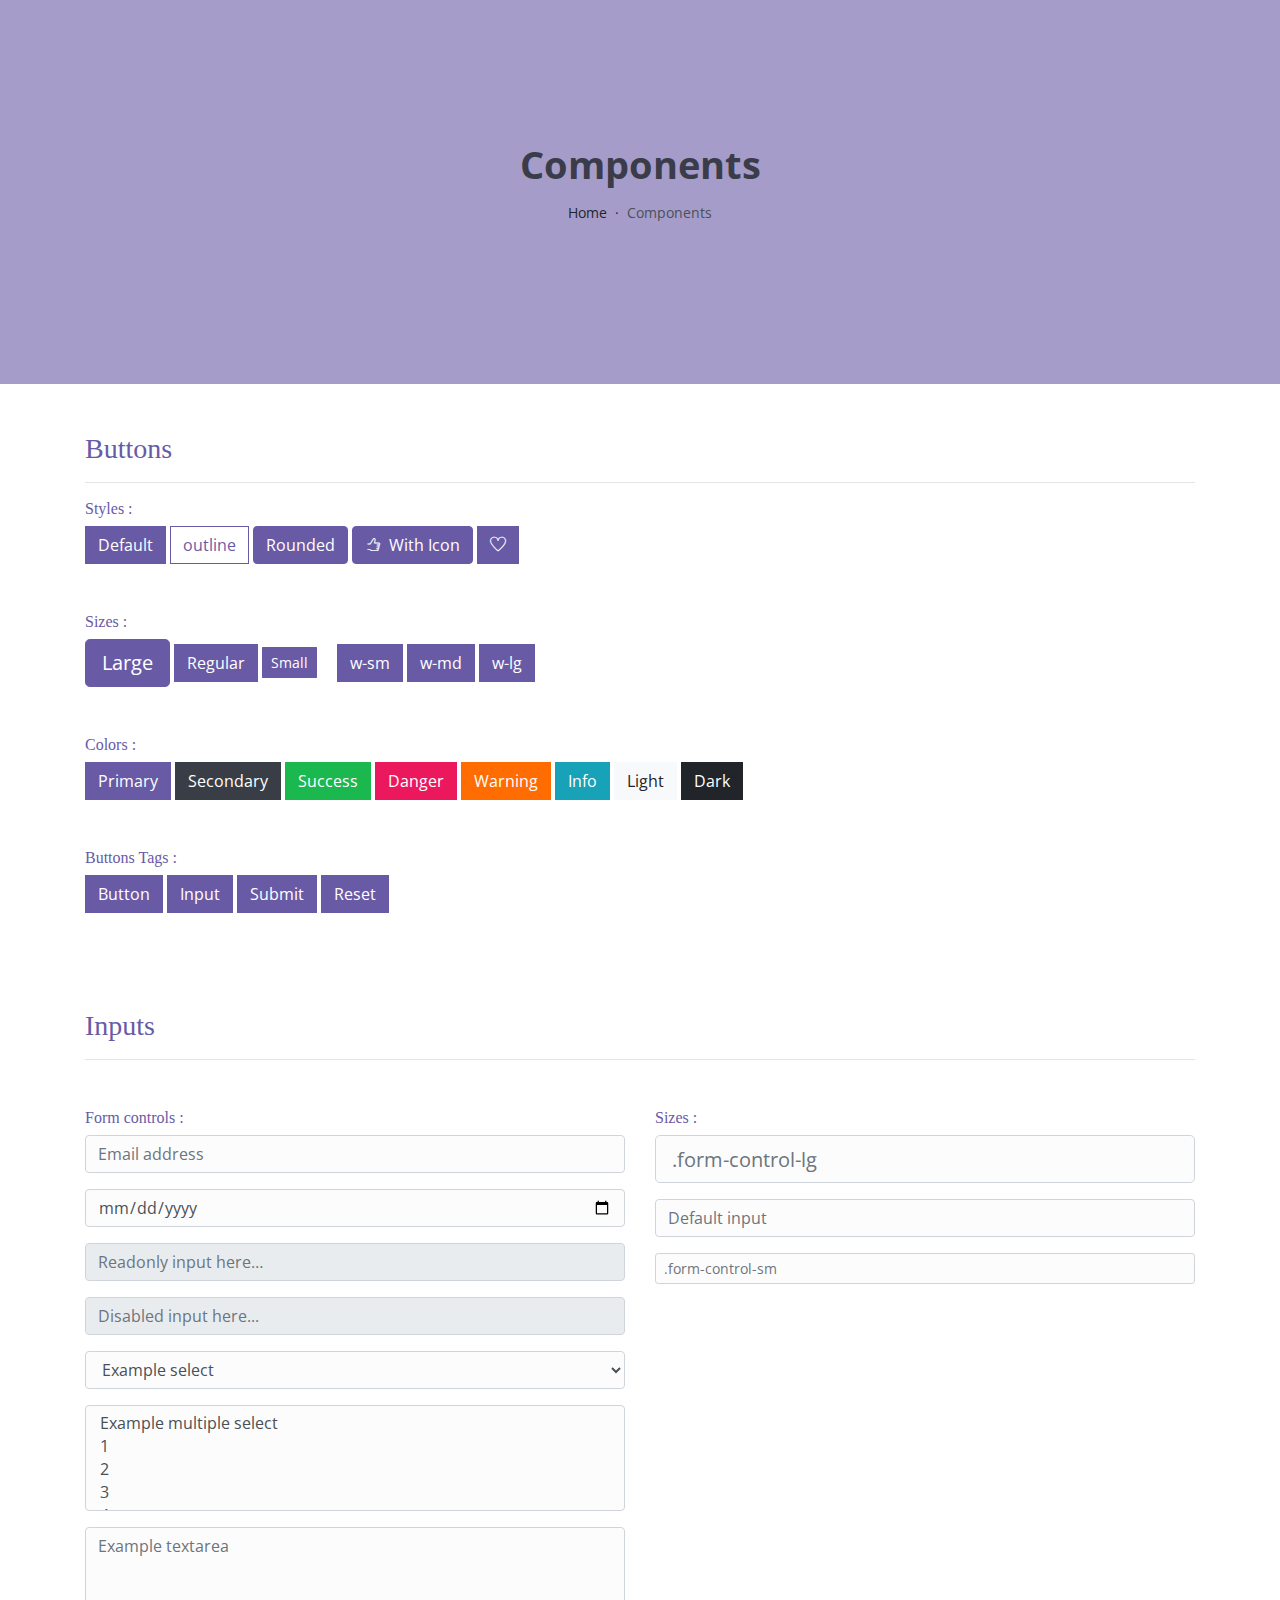
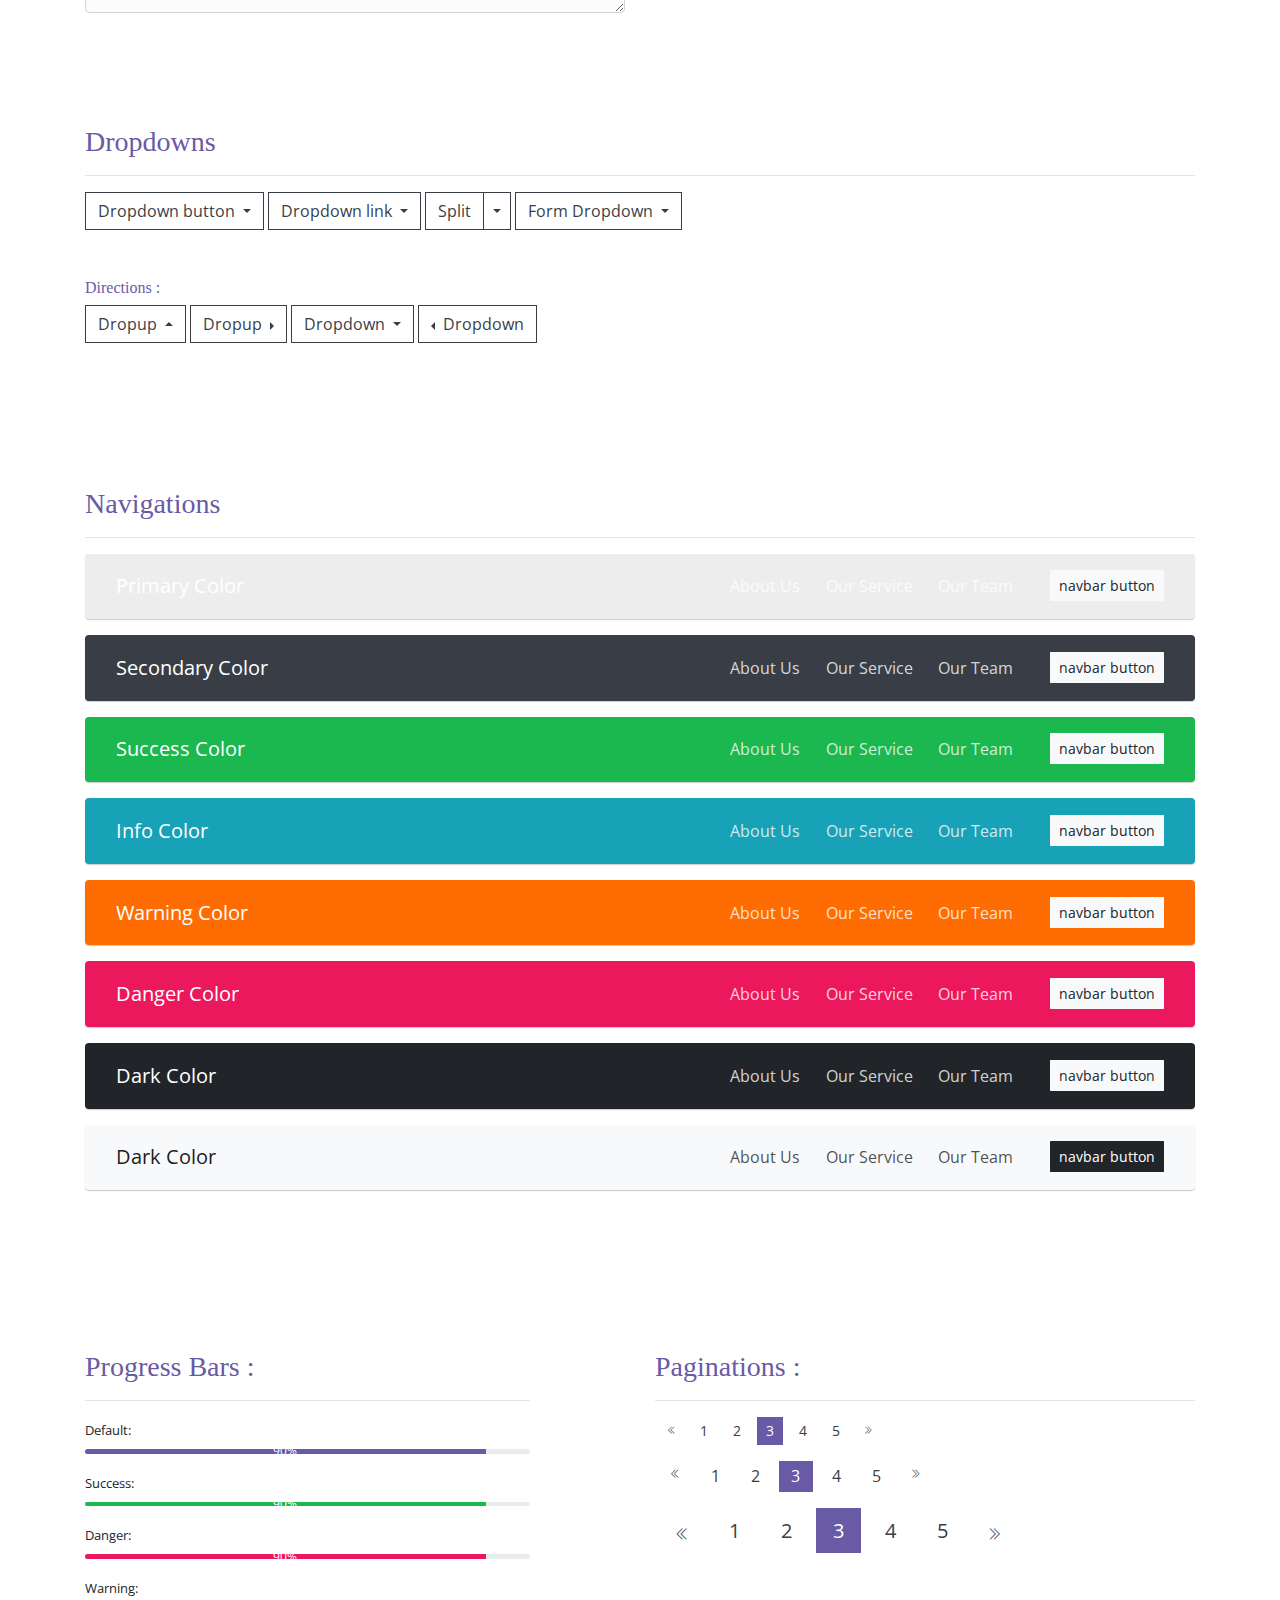
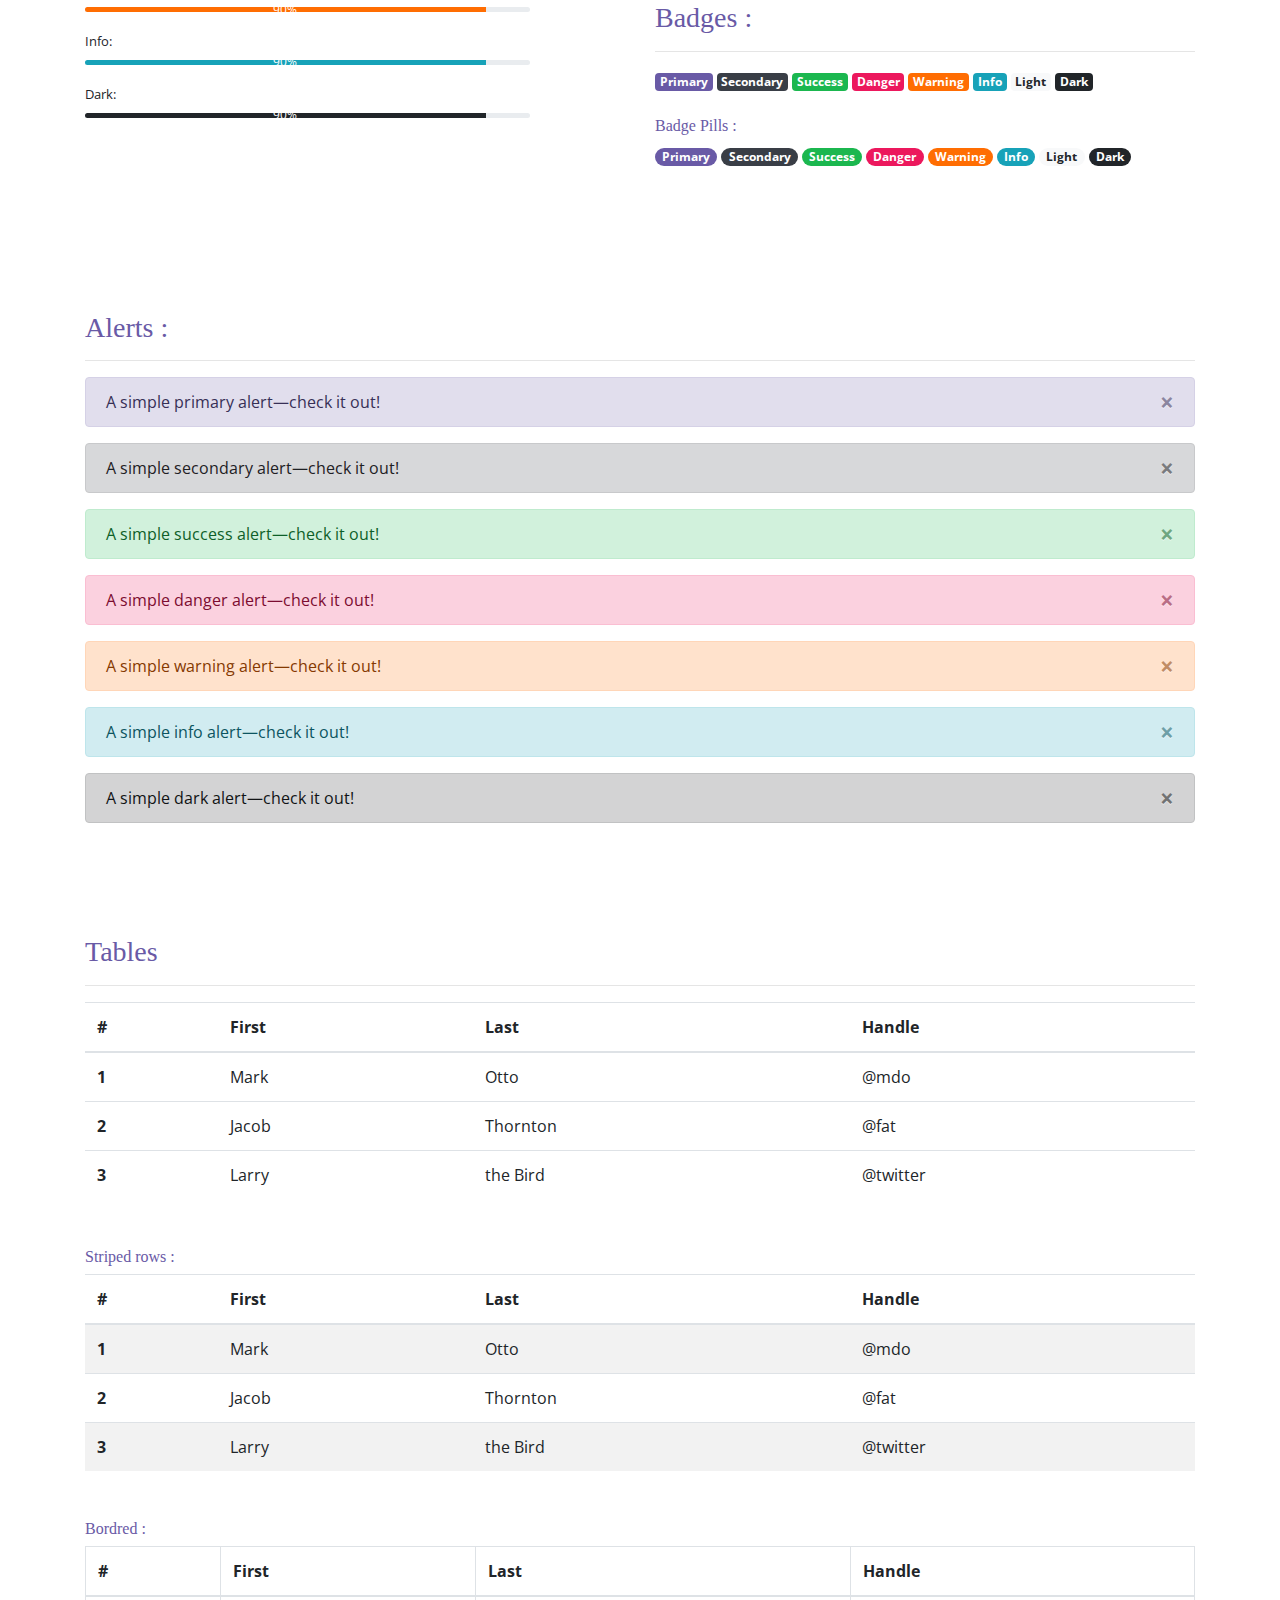
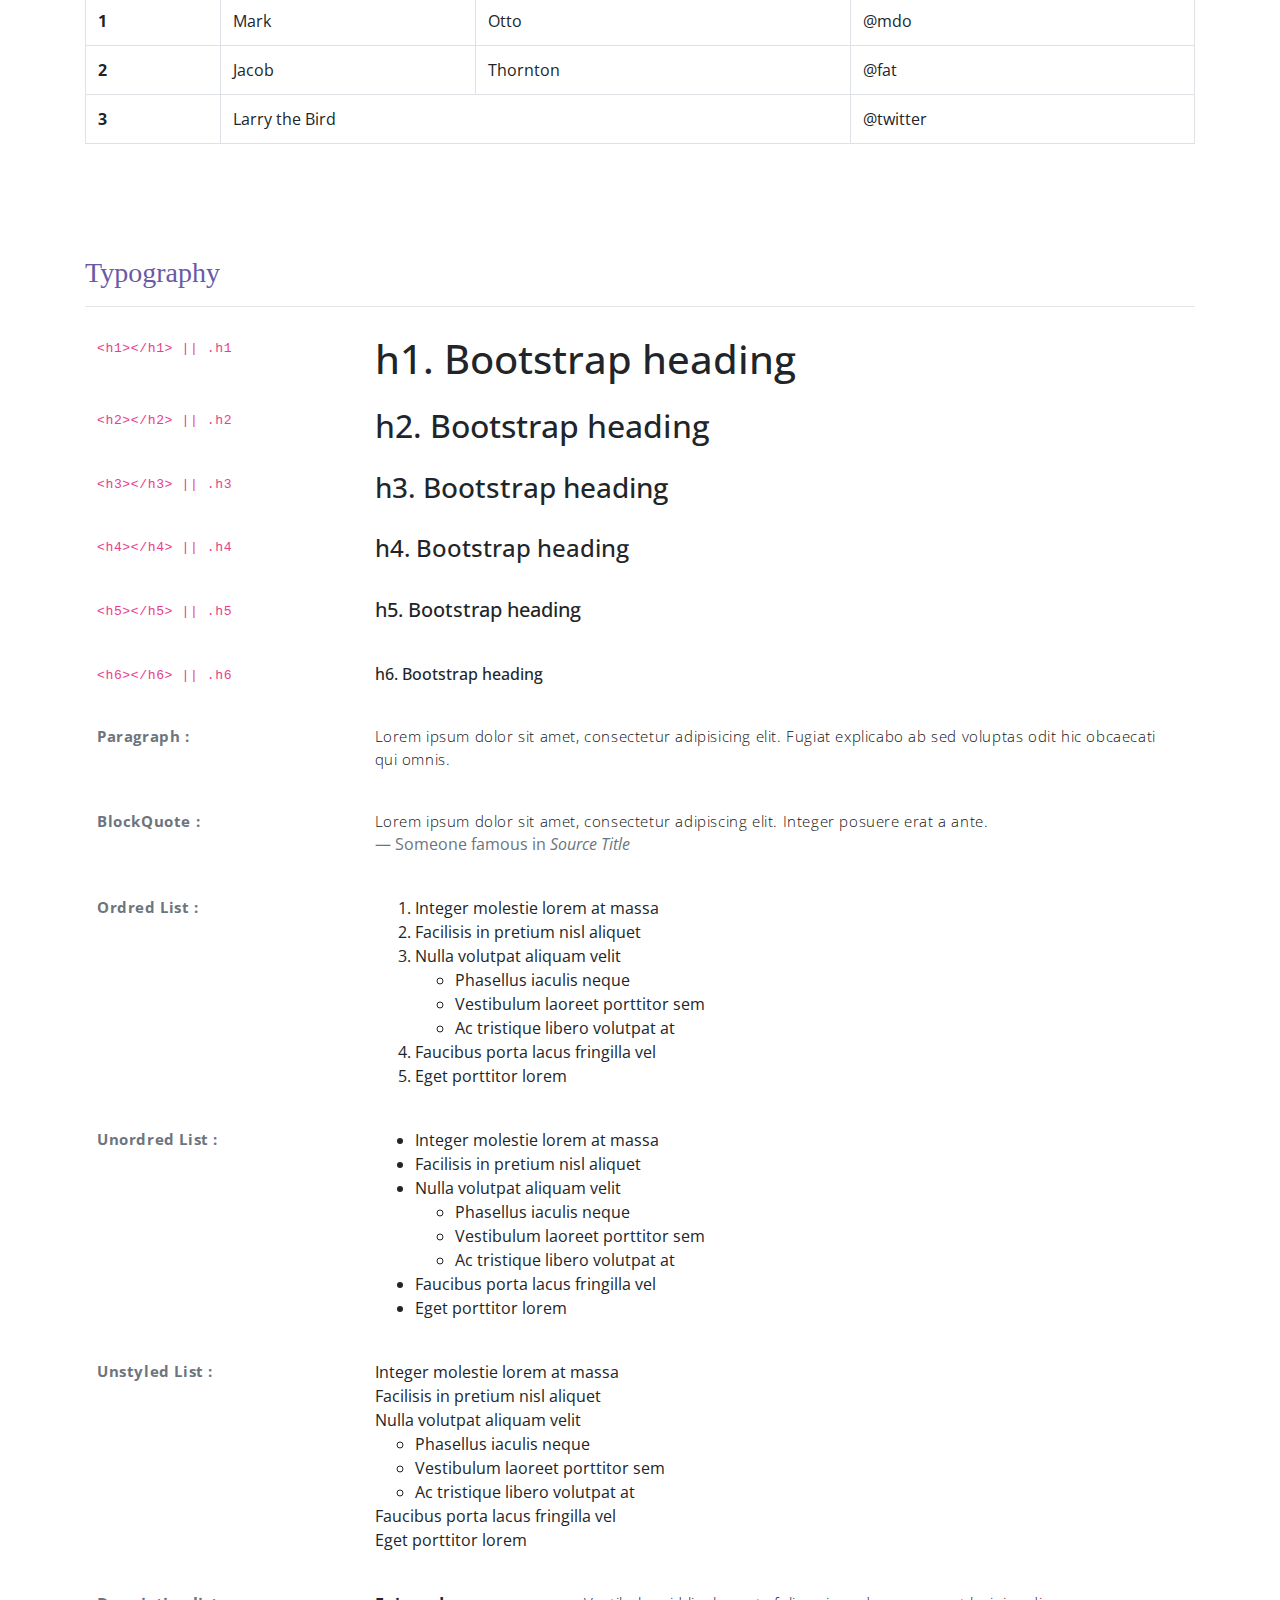
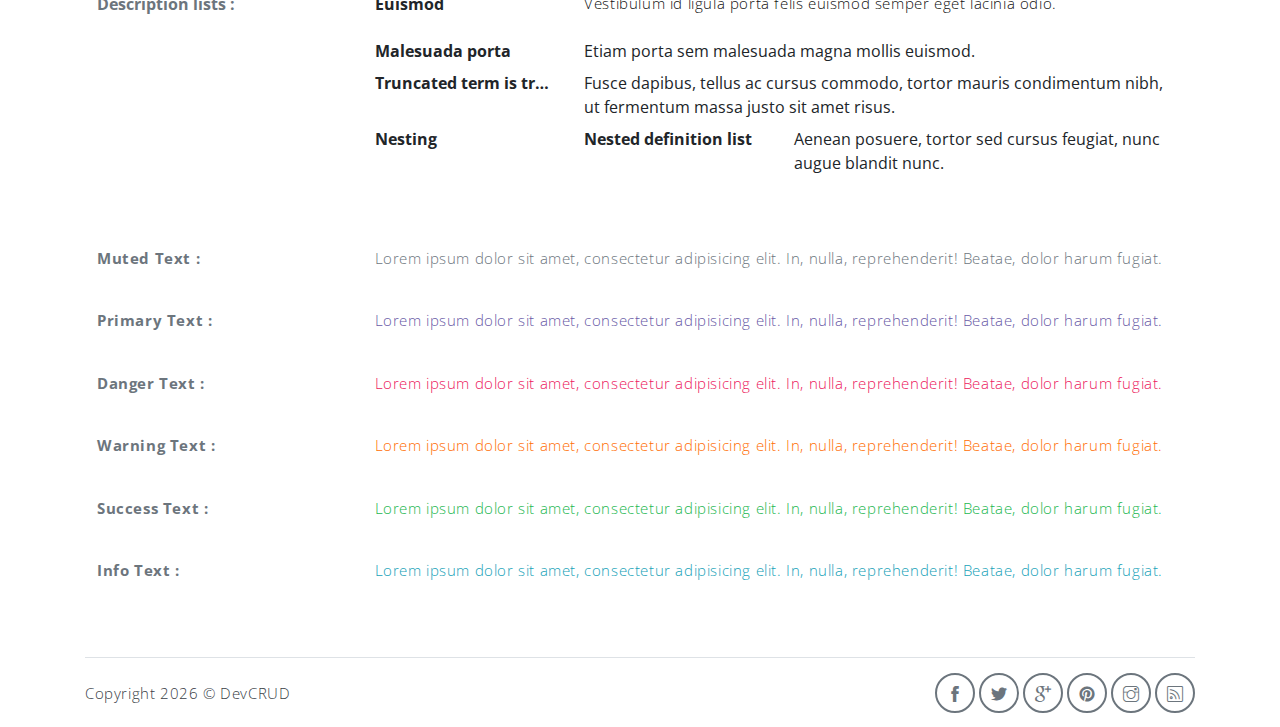
<file: components.html>
<!DOCTYPE html>
<html lang="en">
<head>
   <meta charset="utf-8">
   <meta name="viewport" content="width=device-width, initial-scale=1, shrink-to-fit=no">
   <meta name="description" content="Start your development with Meyawo landing page.">
   <meta name="author" content="Devcrud">
   <title>Meyawo Landing page | Components</title>
   <!-- font icons -->
   <link rel="stylesheet" href="assets/vendors/themify-icons/css/themify-icons.css">
   <!-- Bootstrap + Steller  -->
   <link rel="stylesheet" href="assets/css/meyawo.css">
</head>
<body>

   <!-- Page Header -->
   <header class="header header-mini"> 
      <div class="header-title">Components</div> 
      <nav aria-label="breadcrumb">
         <ol class="breadcrumb">
            <li class="breadcrumb-item"><a href="/">Home</a></li>
            <li class="breadcrumb-item active" aria-current="page">Components</li>
         </ol>
      </nav>
   </header> <!-- End Of Page Header -->

   <!-- main content -->
   <div class="container">

      <!-- Buttons -->
      <h3 class="mt-5">Buttons</h3>
      <hr>
      <h6 class="section-secondary-title">Styles :</h6>
      <button class="btn btn-primary">Default</button>
      <button class="btn btn-outline-primary">outline</button>
      <button class="btn btn-primary rounded">Rounded</button>
      <button class="btn btn-primary rounded"><i class="ti-thumb-up pr-1"></i> With Icon</button>
      <button class="btn btn-primary circle"><i class="ti-heart"></i></button>

      <h6 class="section-secondary-title mt-5">Sizes :</h6>
      <button class="btn btn-primary btn-lg">Large</button>
      <button class="btn btn-primary ">Regular</button>
      <button class="btn btn-primary btn-sm">Small</button>
      <button class="btn btn-primary w-sm ml-3">w-sm</button>
      <button class="btn btn-primary w-md">w-md</button>
      <button class="btn btn-primary w-lg">w-lg</button>

      <h6 class="section-secondary-title mt-5">Colors :</h6>          
      <button type="button" class="btn btn-primary">Primary</button>
      <button type="button" class="btn btn-secondary">Secondary</button>
      <button type="button" class="btn btn-success">Success</button>
      <button type="button" class="btn btn-danger">Danger</button>
      <button type="button" class="btn btn-warning">Warning</button>
      <button type="button" class="btn btn-info">Info</button>
      <button type="button" class="btn btn-light">Light</button>
      <button type="button" class="btn btn-dark">Dark</button>

      <h6 class="section-secondary-title mt-5">Buttons Tags :</h6>
      <button class="btn btn-primary" type="submit">Button</button>
      <input class="btn btn-primary" type="button" value="Input">
      <input class="btn btn-primary" type="submit" value="Submit">
      <input class="btn btn-primary" type="reset" value="Reset">
      
      <!-- devider -->
      <div class="py-5"></div>

      <!-- Inputs -->
      <h3>Inputs</h3>
      <hr>
      <div class="row mt-5">
         <div class="col-md-6">
            <h6 class="section-secondary-title">Form controls :</h6>        
            <div class="form-group">
               <input type="email" class="form-control" id="exampleFormControlInput1" placeholder="Email address">
            </div>
            <div class="form-group">
               <input type="date" class="form-control" id="exampleFormControlInput1" placeholder="Date">
            </div>
            <div class="form-group">
               <input class="form-control" type="text" placeholder="Readonly input here…" readonly>
            </div>
            <div class="form-group">
               <input class="form-control" id="disabledInput" type="text" placeholder="Disabled input here..." disabled>
            </div>
            <div class="form-group">
               <select class="form-control" id="exampleFormControlSelect1">
                  <option>Example select</option>
                  <option>1</option>
                  <option>2</option>
                  <option>3</option>
                  <option>4</option>
                  <option>5</option>
               </select>
            </div>
            <div class="form-group">
               <select multiple class="form-control" id="exampleFormControlSelect2">
                  <option>Example multiple select</option>
                  <option>1</option>
                  <option>2</option>
                  <option>3</option>
                  <option>4</option>
                  <option>5</option>
               </select>
            </div>
            <div class="form-group">
               <textarea class="form-control" id="exampleFormControlTextarea1" rows="3" placeholder="Example textarea"></textarea>
            </div>
         </div>
         <div class="col-md-6">
            <h6 class="section-secondary-title">Sizes :</h6>    
            <div class="form-group">
               <input class="form-control form-control-lg" type="text" placeholder=".form-control-lg">             
            </div>
            <div class="form-group">
               <input class="form-control" type="text" placeholder="Default input">
            </div>
            <div class="form-group">
               <input class="form-control form-control-sm" type="text" placeholder=".form-control-sm"> 
            </div>
         </div>
      </div> <!-- end of inputs -->   

      <!-- devider -->
      <div class="py-5"></div>             

      <!-- Dropdowns -->
      <h3 class="components-section-title font-weight-normal">Dropdowns</h3>
      <hr>
      <div class="dropdown d-inline-block">
         <button class="btn btn-outline-secondary dropdown-toggle" type="button" id="dropdownMenuButton" data-toggle="dropdown" aria-haspopup="true" aria-expanded="false">
         Dropdown button
         </button>
         <div class="dropdown-menu" aria-labelledby="dropdownMenuButton">
         <a class="dropdown-item" href="#">Action</a>
         <a class="dropdown-item" href="#">Another action</a>
         <a class="dropdown-item" href="#">Something else here</a>
         </div>
      </div>
      <div class="dropdown d-inline-block">
         <a class="btn btn-outline-secondary dropdown-toggle" href="#" role="button" id="dropdownMenuLink" data-toggle="dropdown" aria-haspopup="true" aria-expanded="false">
            Dropdown link
         </a>
         <div class="dropdown-menu" aria-labelledby="dropdownMenuLink">
            <a class="dropdown-item" href="#">Action</a>
            <a class="dropdown-item" href="#">Another action</a>
            <a class="dropdown-item" href="#">Something else here</a>
         </div>
      </div>
      <div class="btn-group">
         <button type="button" class="btn btn-outline-secondary">Split</button>
         <button type="button" class="btn btn-outline-secondary dropdown-toggle dropdown-toggle-split" data-toggle="dropdown" aria-haspopup="true" aria-expanded="false">
         <span class="sr-only">Toggle Dropdown</span>
         </button>
         <div class="dropdown-menu">
            <a class="dropdown-item" href="#">Action</a>
            <a class="dropdown-item" href="#">Another action</a>
            <a class="dropdown-item" href="#">Something else here</a>
            <div class="dropdown-divider"></div>
            <a class="dropdown-item" href="#">Separated link</a>
         </div>
      </div>
      <div class="btn-group">
         <button class="btn btn-outline-secondary dropdown-toggle" type="button" id="dropdownMenuButton" data-toggle="dropdown" aria-haspopup="true" aria-expanded="false">
            Form Dropdown
         </button>
         <div class="dropdown-menu form">
            <form class="px-4 py-3">
               <div class="form-group">
                  <input type="email" class="form-control" id="exampleDropdownFormEmail1" placeholder="email@example.com">
               </div>
               <div class="form-group">
                  <input type="password" class="form-control" id="exampleDropdownFormPassword1" placeholder="Password">
               </div>
               <div class="form-check mb-3">
                  <input type="checkbox" class="form-check-input" id="dropdownCheck">
                  <label class="form-check-label" for="dropdownCheck">
                     Remember me
                  </label>
               </div>
               <button type="submit" class="btn btn-primary btn-block">Sign in</button>
            </form>
            <div class="dropdown-divider"></div>
            <a class="dropdown-item" href="#"><small>New around here? Sign up</small></a>
            <a class="dropdown-item" href="#"><small>Forgot password?</small></a>
         </div>
      </div>       
      <h6 class="section-secondary-title mt-5">Directions :</h6>  
      <div class="btn-group dropup">
         <button type="button" class="btn btn-outline-secondary dropdown-toggle" data-toggle="dropdown" aria-haspopup="true" aria-expanded="false">
            Dropup
         </button>
         <div class="dropdown-menu">
            <a class="dropdown-item" href="#">Action</a>
            <a class="dropdown-item" href="#">Another action</a>
            <a class="dropdown-item" href="#">Something else here</a>
            <div class="dropdown-divider"></div>
            <a class="dropdown-item" href="#">Separated link</a>
         </div>
      </div>
      <div class="btn-group dropright">
         <button type="button" class="btn btn-outline-secondary dropdown-toggle" data-toggle="dropdown" aria-haspopup="true" aria-expanded="false">
            Dropup
         </button>
         <div class="dropdown-menu">
            <a class="dropdown-item" href="#">Action</a>
            <a class="dropdown-item" href="#">Another action</a>
            <a class="dropdown-item" href="#">Something else here</a>
            <div class="dropdown-divider"></div>
            <a class="dropdown-item" href="#">Separated link</a>
         </div>
      </div>
      <div class="btn-group">
         <button type="button" class="btn btn-outline-secondary dropdown-toggle" data-toggle="dropdown" aria-haspopup="true" aria-expanded="false">
            Dropdown
         </button>
         <div class="dropdown-menu">
            <a class="dropdown-item" href="#">Action</a>
            <a class="dropdown-item" href="#">Another action</a>
            <a class="dropdown-item" href="#">Something else here</a>
            <div class="dropdown-divider"></div>
            <a class="dropdown-item" href="#">Separated link</a>
         </div>
      </div>
      <div class="btn-group dropleft">
         <button type="button" class="btn btn-outline-secondary dropdown-toggle" data-toggle="dropdown" aria-haspopup="true" aria-expanded="false">
            Dropdown
         </button>
         <div class="dropdown-menu">
            <a class="dropdown-item" href="#">Action</a>
            <a class="dropdown-item" href="#">Another action</a>
            <a class="dropdown-item" href="#">Something else here</a>
            <div class="dropdown-divider"></div>
            <a class="dropdown-item" href="#">Separated link</a>
         </div>
      </div> <!-- end of Dropdowns -->  

      <!-- devider -->
      <div class="py-5"></div>   

      <!-- navbars -->
      <h3 class="components-section-title font-weight-normal mt-5">Navigations</h3>
      <hr>
      <nav class="navbar navbar-expand-sm navbar-dark bg-primary rounded shadow mb-3">
         <div class="container">
            <a class="navbar-brand" href="#">Primary Color</a>
            <button class="navbar-toggler ml-auto" type="button" data-toggle="collapse" data-target="#navbarSupportedContent" aria-controls="navbarSupportedContent" aria-expanded="false" aria-label="Toggle navigation">
            <span class="navbar-toggler-icon"></span>
            </button>
            <div class="collapse navbar-collapse" id="navbarSupportedContent">
               <ul class="navbar-nav ml-auto"> 
                  <li class="nav-item">
                     <a class="nav-link" href="#about">About Us</a>
                  </li>
                  <li class="nav-item">
                     <a class="nav-link" href="#service">Our Service</a>
                  </li>
                  <li class="nav-item">
                     <a class="nav-link" href="#team">Our Team</a>
                  </li>
                  <li class="nav-item">
                     <a href="#book-table" class="ml-4 mt-1 btn btn-light btn-sm">navbar button</a>
                  </li>
               </ul>                       
            </div>
         </div>
      </nav>
      <nav class="navbar navbar-expand-sm navbar-dark bg-secondary rounded shadow mb-3">
         <div class="container">
            <a class="navbar-brand" href="#">Secondary Color</a>
            <button class="navbar-toggler ml-auto" type="button" data-toggle="collapse" data-target="#navbarSupportedContent" aria-controls="navbarSupportedContent" aria-expanded="false" aria-label="Toggle navigation">
            <span class="navbar-toggler-icon"></span>
            </button>
            <div class="collapse navbar-collapse" id="navbarSupportedContent">
               <ul class="navbar-nav ml-auto"> 
                  <li class="nav-item">
                     <a class="nav-link" href="#about">About Us</a>
                  </li>
                  <li class="nav-item">
                     <a class="nav-link" href="#service">Our Service</a>
                  </li>
                  <li class="nav-item">
                     <a class="nav-link" href="#team">Our Team</a>
                  </li>
                  <li class="nav-item">
                     <a href="#book-table" class="ml-4 mt-1 btn btn-light btn-sm">navbar button</a>
                  </li>
               </ul>                       
            </div>
         </div>
      </nav>
      <nav class="navbar navbar-expand-sm navbar-dark bg-success rounded shadow mb-3">
         <div class="container">
            <a class="navbar-brand" href="#">Success Color</a>
            <button class="navbar-toggler ml-auto" type="button" data-toggle="collapse" data-target="#navbarSupportedContent" aria-controls="navbarSupportedContent" aria-expanded="false" aria-label="Toggle navigation">
            <span class="navbar-toggler-icon"></span>
            </button>
            <div class="collapse navbar-collapse" id="navbarSupportedContent">
               <ul class="navbar-nav ml-auto"> 
                  <li class="nav-item">
                     <a class="nav-link" href="#about">About Us</a>
                  </li>
                  <li class="nav-item">
                     <a class="nav-link" href="#service">Our Service</a>
                  </li>
                  <li class="nav-item">
                     <a class="nav-link" href="#team">Our Team</a>
                  </li>
                  <li class="nav-item">
                     <a href="#book-table" class="ml-4 mt-1 btn btn-light btn-sm">navbar button</a>
                  </li>
               </ul>                       
            </div>
         </div>
      </nav>
      <nav class="navbar navbar-expand-sm navbar-dark bg-info rounded shadow mb-3">
         <div class="container">
            <a class="navbar-brand" href="#">Info Color</a>
            <button class="navbar-toggler ml-auto" type="button" data-toggle="collapse" data-target="#navbarSupportedContent" aria-controls="navbarSupportedContent" aria-expanded="false" aria-label="Toggle navigation">
            <span class="navbar-toggler-icon"></span>
            </button>
            <div class="collapse navbar-collapse" id="navbarSupportedContent">
               <ul class="navbar-nav ml-auto"> 
                  <li class="nav-item">
                     <a class="nav-link" href="#about">About Us</a>
                  </li>
                  <li class="nav-item">
                     <a class="nav-link" href="#service">Our Service</a>
                  </li>
                  <li class="nav-item">
                     <a class="nav-link" href="#team">Our Team</a>
                  </li>
                  <li class="nav-item">
                     <a href="#book-table" class="ml-4 mt-1 btn btn-light btn-sm">navbar button</a>
                  </li>
               </ul>                       
            </div>
         </div>
      </nav>
      <nav class="navbar navbar-expand-sm navbar-dark bg-warning rounded shadow mb-3">
         <div class="container">
            <a class="navbar-brand" href="#">Warning Color</a>
            <button class="navbar-toggler ml-auto" type="button" data-toggle="collapse" data-target="#navbarSupportedContent" aria-controls="navbarSupportedContent" aria-expanded="false" aria-label="Toggle navigation">
            <span class="navbar-toggler-icon"></span>
            </button>
            <div class="collapse navbar-collapse" id="navbarSupportedContent">
               <ul class="navbar-nav ml-auto"> 
                  <li class="nav-item">
                     <a class="nav-link" href="#about">About Us</a>
                  </li>
                  <li class="nav-item">
                     <a class="nav-link" href="#service">Our Service</a>
                  </li>
                  <li class="nav-item">
                     <a class="nav-link" href="#team">Our Team</a>
                  </li>
                  <li class="nav-item">
                     <a href="#book-table" class="ml-4 mt-1 btn btn-light btn-sm">navbar button</a>
                  </li>
               </ul>                       
            </div>
         </div>
      </nav>
      <nav class="navbar navbar-expand-sm navbar-dark bg-danger rounded shadow mb-3">
         <div class="container">
            <a class="navbar-brand" href="#">Danger Color</a>
            <button class="navbar-toggler ml-auto" type="button" data-toggle="collapse" data-target="#navbarSupportedContent" aria-controls="navbarSupportedContent" aria-expanded="false" aria-label="Toggle navigation">
            <span class="navbar-toggler-icon"></span>
            </button>
            <div class="collapse navbar-collapse" id="navbarSupportedContent">
               <ul class="navbar-nav ml-auto"> 
                  <li class="nav-item">
                     <a class="nav-link" href="#about">About Us</a>
                  </li>
                  <li class="nav-item">
                     <a class="nav-link" href="#service">Our Service</a>
                  </li>
                  <li class="nav-item">
                     <a class="nav-link" href="#team">Our Team</a>
                  </li>
                  <li class="nav-item">
                     <a href="#book-table" class="ml-4 mt-1 btn btn-light btn-sm">navbar button</a>
                  </li>
               </ul>                       
            </div>
         </div>
      </nav>
      <nav class="navbar navbar-expand-sm navbar-dark bg-dark rounded shadow mb-3">
         <div class="container">
            <a class="navbar-brand" href="#">Dark Color</a>
            <button class="navbar-toggler ml-auto" type="button" data-toggle="collapse" data-target="#navbarSupportedContent" aria-controls="navbarSupportedContent" aria-expanded="false" aria-label="Toggle navigation">
            <span class="navbar-toggler-icon"></span>
            </button>
            <div class="collapse navbar-collapse" id="navbarSupportedContent">
               <ul class="navbar-nav ml-auto"> 
                  <li class="nav-item">
                     <a class="nav-link" href="#about">About Us</a>
                  </li>
                  <li class="nav-item">
                     <a class="nav-link" href="#service">Our Service</a>
                  </li>
                  <li class="nav-item">
                     <a class="nav-link" href="#team">Our Team</a>
                  </li>
                  <li class="nav-item">
                     <a href="#book-table" class="ml-4 mt-1 btn btn-light btn-sm">navbar button</a>
                  </li>
               </ul>                       
            </div>
         </div>
      </nav>
      <nav class="navbar navbar-expand-sm navbar-light bg-light rounded shadow mb-3">
         <div class="container">
            <a class="navbar-brand" href="#">Dark Color</a>
            <button class="navbar-toggler ml-auto" type="button" data-toggle="collapse" data-target="#navbarSupportedContent" aria-controls="navbarSupportedContent" aria-expanded="false" aria-label="Toggle navigation">
            <span class="navbar-toggler-icon"></span>
            </button>
            <div class="collapse navbar-collapse" id="navbarSupportedContent">
               <ul class="navbar-nav ml-auto"> 
                  <li class="nav-item">
                     <a class="nav-link" href="#about">About Us</a>
                  </li>
                  <li class="nav-item">
                     <a class="nav-link" href="#service">Our Service</a>
                  </li>
                  <li class="nav-item">
                     <a class="nav-link" href="#team">Our Team</a>
                  </li>
                  <li class="nav-item">
                     <a href="#book-table" class="ml-4 mt-1 btn btn-dark btn-sm">navbar button</a>
                  </li>
               </ul>                       
            </div>
         </div>
      </nav>
      <!-- End of navbars -->

      <!-- devider -->
      <div class="py-5"></div>   
      
      <!-- progress bars -->
      <div class="row justify-content-between">
         <div class="col-md-5">
            <h3 class="components-section-title font-weight-normal mt-5">Progress Bars :</h3>
            <hr>
            <small>Default: </small>
            <div class="progress mt-2 mb-3">
               <div class="progress-bar" role="progressbar" style="width: 90%" aria-valuenow="25" aria-valuemin="0" aria-valuemax="100"><span>90%</span></div>
            </div>
            <small>Success:</small>
            <div class="progress mt-2 mb-3">
               <div class="progress-bar bg-success" role="progressbar" style="width: 90%" aria-valuenow="25" aria-valuemin="0" aria-valuemax="100"><span>90%</span></div>
            </div>
            <small>Danger:</small>
            <div class="progress mt-2 mb-3">
               <div class="progress-bar bg-danger" role="progressbar" style="width: 90%" aria-valuenow="25" aria-valuemin="0" aria-valuemax="100"><span>90%</span></div>
            </div>
            <small>Warning:</small>
            <div class="progress mt-2 mb-3">
               <div class="progress-bar bg-warning" role="progressbar" style="width: 90%" aria-valuenow="25" aria-valuemin="0" aria-valuemax="100"><span>90%</span></div>
            </div>
            <small>Info:</small>
            <div class="progress mt-2 mb-3">
               <div class="progress-bar bg-info" role="progressbar" style="width: 90%" aria-valuenow="25" aria-valuemin="0" aria-valuemax="100"><span>90%</span></div>
            </div>
            <small>Dark:</small>
            <div class="progress mt-2 mb-3">
               <div class="progress-bar bg-dark" role="progressbar" style="width: 90%" aria-valuenow="25" aria-valuemin="0" aria-valuemax="100"><span>90%</span></div>
            </div>
         </div>
         <div class="col-md-6">
            <h3 class="components-section-title font-weight-normal mt-5">Paginations :</h3>
            <hr>
            <nav aria-label="Page navigation example">
               <ul class="pagination pagination-sm">
                  <li class="page-item"><a class="page-link" href="#"><i class="ti-angle-double-left"></i></a></li>
                  <li class="page-item"><a class="page-link" href="#">1</a></li>
                  <li class="page-item"><a class="page-link" href="#">2</a></li>
                  <li class="page-item active"><a class="page-link" href="#">3</a></li>
                  <li class="page-item"><a class="page-link" href="#">4</a></li>
                  <li class="page-item"><a class="page-link" href="#">5</a></li>
                  <li class="page-item"><a class="page-link" href="#"><i class="ti-angle-double-right"></i></a></li>
               </ul>
            </nav>
            <nav aria-label="Page navigation example">
               <ul class="pagination">
               <li class="page-item"><a class="page-link" href="#"><i class="ti-angle-double-left"></i></a></li>
                  <li class="page-item"><a class="page-link" href="#">1</a></li>
                  <li class="page-item"><a class="page-link" href="#">2</a></li>
                  <li class="page-item active"><a class="page-link" href="#">3</a></li>
                  <li class="page-item"><a class="page-link" href="#">4</a></li>
                  <li class="page-item"><a class="page-link" href="#">5</a></li>
                  <li class="page-item"><a class="page-link" href="#"><i class="ti-angle-double-right"></i></a></li>
               </ul>
            </nav>
            <nav aria-label="Page navigation example">
               <ul class="pagination pagination-lg">
                  <li class="page-item"><a class="page-link" href="#"><i class="ti-angle-double-left"></i></a></li>
                  <li class="page-item"><a class="page-link" href="#">1</a></li>
                  <li class="page-item"><a class="page-link" href="#">2</a></li>
                  <li class="page-item active"><a class="page-link" href="#">3</a></li>
                  <li class="page-item"><a class="page-link" href="#">4</a></li>
                  <li class="page-item"><a class="page-link" href="#">5</a></li>
                  <li class="page-item"><a class="page-link" href="#"><i class="ti-angle-double-right"></i></a></li>
               </ul>
            </nav>

            <!-- Badges -->
            <h3 class="components-section-title font-weight-normal mt-5">Badges :</h3>
            <hr>
            <span class="badge badge-primary">Primary</span>
            <span class="badge badge-secondary">Secondary</span>
            <span class="badge badge-success">Success</span>
            <span class="badge badge-danger">Danger</span>
            <span class="badge badge-warning">Warning</span>
            <span class="badge badge-info">Info</span>
            <span class="badge badge-light">Light</span>
            <span class="badge badge-dark">Dark</span>
            <h6 class="section-secondary-title mt-4 mb-2">Badge Pills :</h6>
            <span class="badge badge-pill badge-primary">Primary</span>
            <span class="badge badge-pill badge-secondary">Secondary</span>
            <span class="badge badge-pill badge-success">Success</span>
            <span class="badge badge-pill badge-danger">Danger</span>
            <span class="badge badge-pill badge-warning">Warning</span>
            <span class="badge badge-pill badge-info">Info</span>
            <span class="badge badge-pill badge-light">Light</span>
            <span class="badge badge-pill badge-dark">Dark</span>
         </div>
      </div> <!-- End of Progress bars -->

      <!-- devider -->
      <div class="py-5"></div>  

      <!-- Alerts -->
      <h3 class="components-section-title font-weight-normal mt-5">Alerts :</h3>
      <hr>
      <div class="alert alert-primary alert-dismissible fade show" role="alert">
         A simple primary alert—check it out!
         <button type="button" class="close" data-dismiss="alert" aria-label="Close">
            <span aria-hidden="true">&times;</span>
         </button>
      </div>
      <div class="alert alert-secondary alert-dismissible fade show" role="alert">
         A simple secondary alert—check it out!
         <button type="button" class="close" data-dismiss="alert" aria-label="Close">
            <span aria-hidden="true">&times;</span>
         </button>
      </div>
      <div class="alert alert-success alert-dismissible fade show" role="alert">
         A simple success alert—check it out!
         <button type="button" class="close" data-dismiss="alert" aria-label="Close">
            <span aria-hidden="true">&times;</span>
         </button>
      </div>
      <div class="alert alert-danger alert-dismissible fade show" role="alert">
         A simple danger alert—check it out!
         <button type="button" class="close" data-dismiss="alert" aria-label="Close">
            <span aria-hidden="true">&times;</span>
         </button>
      </div>
      <div class="alert alert-warning alert-dismissible fade show" role="alert">
         A simple warning alert—check it out!
         <button type="button" class="close" data-dismiss="alert" aria-label="Close">
            <span aria-hidden="true">&times;</span>
         </button>
      </div>
      <div class="alert alert-info alert-dismissible fade show" role="alert">
         A simple info alert—check it out!
         <button type="button" class="close" data-dismiss="alert" aria-label="Close">
            <span aria-hidden="true">&times;</span>
         </button>
      </div>
      <div class="alert alert-dark alert-dismissible fade show" role="alert">
         A simple dark alert—check it out!
         <button type="button" class="close" data-dismiss="alert" aria-label="Close">
            <span aria-hidden="true">&times;</span>
         </button>
      </div>
      <!-- end of alerts -->

      <!-- devider -->
      <div class="py-5"></div> 
   
      <!-- tables -->
      <h3 class="components-section-title">Tables</h3>
      <hr>
      <table class="table">
         <thead>
            <tr>
               <th scope="col">#</th>
               <th scope="col">First</th>
               <th scope="col">Last</th>
               <th scope="col">Handle</th>
            </tr>
         </thead>
         <tbody>
            <tr>
               <th scope="row">1</th>
               <td>Mark</td>
               <td>Otto</td>
               <td>@mdo</td>
            </tr>
            <tr>
               <th scope="row">2</th>
               <td>Jacob</td>
               <td>Thornton</td>
               <td>@fat</td>
            </tr>
            <tr>
               <th scope="row">3</th>
               <td>Larry</td>
               <td>the Bird</td>
               <td>@twitter</td>
            </tr>
         </tbody>
      </table>

      <h6 class="section-secondary-title mt-5">Striped rows :</h6>
      <table class="table table-striped">
         <thead>
            <tr>
               <th scope="col">#</th>
               <th scope="col">First</th>
               <th scope="col">Last</th>
               <th scope="col">Handle</th>
            </tr>
         </thead>
         <tbody>
            <tr>
               <th scope="row">1</th>
               <td>Mark</td>
               <td>Otto</td>
               <td>@mdo</td>
            </tr>
            <tr>
               <th scope="row">2</th>
               <td>Jacob</td>
               <td>Thornton</td>
               <td>@fat</td>
            </tr>
            <tr>
               <th scope="row">3</th>
               <td>Larry</td>
               <td>the Bird</td>
               <td>@twitter</td>
            </tr>
         </tbody>
      </table>

      <h6 class="section-secondary-title mt-5">Bordred :</h6>
      <table class="table table-bordered">
         <thead>
            <tr>
               <th scope="col">#</th>
               <th scope="col">First</th>
               <th scope="col">Last</th>
               <th scope="col">Handle</th>
            </tr>
         </thead>
         <tbody>
            <tr>
               <th scope="row">1</th>
               <td>Mark</td>
               <td>Otto</td>
               <td>@mdo</td>
            </tr>
            <tr>
               <th scope="row">2</th>
               <td>Jacob</td>
               <td>Thornton</td>
               <td>@fat</td>
            </tr>
            <tr>
               <th scope="row">3</th>
               <td colspan="2">Larry the Bird</td>
               <td>@twitter</td>
            </tr>
         </tbody>
      </table>
      <!-- end of tables -->

      <!-- devider -->
      <div class="py-5"></div> 

      <!-- typography -->
      <h3 class="components-section-title">Typography</h3>
      <hr>
      <table class="table table-borderless v-align-center">
         <tbody>
            <tr>
               <td>
                  <p><code class="highlighter-rouge">&lt;h1&gt;&lt;/h1&gt; || .h1</code></p>
               </td>
               <td class="w-75"><span class="h1">h1. Bootstrap heading</span></td>
            </tr>
            <tr>
               <td>
                  <p><code class="highlighter-rouge">&lt;h2&gt;&lt;/h2&gt; || .h2</code></p>
               </td>
               <td><span class="h2">h2. Bootstrap heading</span></td>
            </tr>
            <tr>
               <td>
                  <p><code class="highlighter-rouge">&lt;h3&gt;&lt;/h3&gt; || .h3</code></p>
               </td>
               <td><span class="h3">h3. Bootstrap heading</span></td>
            </tr>
            <tr>
               <td>
                  <p><code class="highlighter-rouge">&lt;h4&gt;&lt;/h4&gt; || .h4</code></p>
               </td>
               <td><span class="h4">h4. Bootstrap heading</span></td>
            </tr>
            <tr>
               <td>
                  <p><code class="highlighter-rouge">&lt;h5&gt;&lt;/h5&gt; || .h5</code></p>
               </td>
               <td><span class="h5">h5. Bootstrap heading</span></td>
            </tr>
            <tr>
               <td>
                  <p><code class="highlighter-rouge">&lt;h6&gt;&lt;/h6&gt; || .h6</code></p>
               </td>
               <td><span class="h6">h6. Bootstrap heading</span></td>
            </tr>
            <tr>
               <td>
                  <p class="font-weight-bold text-muted">Paragraph :</p>
               </td>
               <td><p>Lorem ipsum dolor sit amet, consectetur adipisicing elit. Fugiat explicabo ab sed voluptas odit hic obcaecati qui omnis.</p></td>
            </tr>
            <tr>
               <td>
                  <p class="font-weight-bold text-muted">BlockQuote :</p>
               </td>
               <td>
                  <blockquote class="blockquote">
                     <p class="mb-0">Lorem ipsum dolor sit amet, consectetur adipiscing elit. Integer posuere erat a ante.</p>
                     <footer class="blockquote-footer">Someone famous in <cite title="Source Title">Source Title</cite></footer>
                  </blockquote>
               </td>
            </tr>

            <tr>
               <td><p class="font-weight-bold text-muted">Ordred List :</p></td>
               <td>
                  <ol>
                     <li>Integer molestie lorem at massa</li>
                     <li>Facilisis in pretium nisl aliquet</li>
                     <li>Nulla volutpat aliquam velit
                        <ul>
                           <li>Phasellus iaculis neque</li>
                           <li>Vestibulum laoreet porttitor sem</li>
                           <li>Ac tristique libero volutpat at</li>
                        </ul>
                     </li>
                     <li>Faucibus porta lacus fringilla vel</li>
                     <li>Eget porttitor lorem</li>
                  </ol>
               </td>
            </tr>
            <tr>
               <td><p class="font-weight-bold text-muted">Unordred List :</p></td>
               <td>
                  <ul >
                     <li>Integer molestie lorem at massa</li>
                     <li>Facilisis in pretium nisl aliquet</li>
                     <li>Nulla volutpat aliquam velit
                        <ul>
                           <li>Phasellus iaculis neque</li>
                           <li>Vestibulum laoreet porttitor sem</li>
                           <li>Ac tristique libero volutpat at</li>
                        </ul>
                     </li>
                     <li>Faucibus porta lacus fringilla vel</li>
                     <li>Eget porttitor lorem</li>
                  </ul>
               </td>
            </tr>
            <tr>
               <td><p class="font-weight-bold text-muted">Unstyled List :</p></td>
               <td>
                  <ul class="list-unstyled">
                     <li>Integer molestie lorem at massa</li>
                     <li>Facilisis in pretium nisl aliquet</li>
                     <li>Nulla volutpat aliquam velit
                        <ul>
                           <li>Phasellus iaculis neque</li>
                           <li>Vestibulum laoreet porttitor sem</li>
                           <li>Ac tristique libero volutpat at</li>
                        </ul>
                     </li>
                     <li>Faucibus porta lacus fringilla vel</li>
                     <li>Eget porttitor lorem</li>
                  </ul>
               </td>
            </tr>
            <tr>
               <td class="font-weight-bold text-muted">Description lists : </td>
               <td>
                  <dl class="row">
                     <dt class="col-sm-3">Euismod</dt>
                     <dd class="col-sm-9">
                        <p>Vestibulum id ligula porta felis euismod semper eget lacinia odio.</p>
                     </dd>

                     <dt class="col-sm-3">Malesuada porta</dt>
                     <dd class="col-sm-9">Etiam porta sem malesuada magna mollis euismod.</dd>

                     <dt class="col-sm-3 text-truncate">Truncated term is truncated</dt>
                     <dd class="col-sm-9">Fusce dapibus, tellus ac cursus commodo, tortor mauris condimentum nibh, ut fermentum massa justo sit amet risus.</dd>

                     <dt class="col-sm-3">Nesting</dt>
                     <dd class="col-sm-9">
                        <dl class="row">
                           <dt class="col-sm-4">Nested definition list</dt>
                           <dd class="col-sm-8">Aenean posuere, tortor sed cursus feugiat, nunc augue blandit nunc.</dd>
                        </dl>
                     </dd>
                  </dl>
               </td>
            </tr>
            <tr>
               <td>
                  <p class="font-weight-bold text-muted">Muted Text :</p>
               </td>
               <td>
                  <p class="text-muted">Lorem ipsum dolor sit amet, consectetur adipisicing elit. In, nulla, reprehenderit! Beatae, dolor harum fugiat.</p>
               </td>
            </tr>
            <tr>
               <td>
                  <p class="font-weight-bold text-muted">Primary Text :</p>
               </td>
               <td>
                  <p class="text-primary">Lorem ipsum dolor sit amet, consectetur adipisicing elit. In, nulla, reprehenderit! Beatae, dolor harum fugiat.</p>
               </td>
            </tr>
            <tr>
               <td>
                  <p class="font-weight-bold text-muted">Danger Text :</p>
               </td>
               <td>
                  <p class="text-danger">Lorem ipsum dolor sit amet, consectetur adipisicing elit. In, nulla, reprehenderit! Beatae, dolor harum fugiat.</p>
               </td>
            </tr>
            <tr>
               <td>
                  <p class="font-weight-bold text-muted">Warning Text :</p>
               </td>
               <td>
                  <p class="text-warning">Lorem ipsum dolor sit amet, consectetur adipisicing elit. In, nulla, reprehenderit! Beatae, dolor harum fugiat.</p>
               </td>
            </tr>
            <tr>
               <td>
                  <p class="font-weight-bold text-muted">Success Text :</p>
               </td>
               <td>
                  <p class="text-success">Lorem ipsum dolor sit amet, consectetur adipisicing elit. In, nulla, reprehenderit! Beatae, dolor harum fugiat.</p>
               </td>
            </tr>
            <tr>
               <td>
                  <p class="font-weight-bold text-muted">Info Text :</p>
               </td>
               <td>
                  <p class="text-info">Lorem ipsum dolor sit amet, consectetur adipisicing elit. In, nulla, reprehenderit! Beatae, dolor harum fugiat.</p>
               </td>
            </tr>
         </tbody>
      </table>
   </div>
   <!-- end of typography -->

   <!-- footer -->
    <div class="container mt-5">
        <footer class="footer">       
            <p class="mb-0">Copyright <script>document.write(new Date().getFullYear())</script> &copy; <a href="http://www.devcrud.com">DevCRUD</a></p>
            <div class="social-links text-right m-auto ml-sm-auto">
                <a href="javascript:void(0)" class="link"><i class="ti-facebook"></i></a>
                <a href="javascript:void(0)" class="link"><i class="ti-twitter-alt"></i></a>
                <a href="javascript:void(0)" class="link"><i class="ti-google"></i></a>
                <a href="javascript:void(0)" class="link"><i class="ti-pinterest-alt"></i></a>
                <a href="javascript:void(0)" class="link"><i class="ti-instagram"></i></a>
                <a href="javascript:void(0)" class="link"><i class="ti-rss"></i></a>
            </div>
        </footer>
    </div> <!-- end of page footer -->
   
   <!-- core  -->
   <script src="assets/vendors/jquery/jquery-3.4.1.js"></script>
   <script src="assets/vendors/bootstrap/bootstrap.bundle.js"></script>

</body>
</html>
</file>
<file: assets/vendors/themify-icons/css/themify-icons.css>
@font-face {
	font-family: 'themify';
	src:url("../fonts/themify.eot?-fvbane");
	src:url("../fonts/themify.eot?#iefix-fvbane") format("embedded-opentype"),
		url("../fonts/themify.woff?-fvbane") format("woff"),
		url("../fonts/themify.ttf?-fvbane") format("truetype"),
		url("../fonts/themify.svg?-fvbane#themify") format("svg");
	font-weight: normal;
	font-style: normal;
}

[class^="ti-"], [class*=" ti-"] {
	font-family: 'themify';
	speak: none;
	font-style: normal;
	font-weight: normal;
	font-variant: normal;
	text-transform: none;
	line-height: 1;

	/* Better Font Rendering =========== */
	-webkit-font-smoothing: antialiased;
	-moz-osx-font-smoothing: grayscale;
}

.ti-wand:before {
	content: "\e600";
}
.ti-volume:before {
	content: "\e601";
}
.ti-user:before {
	content: "\e602";
}
.ti-unlock:before {
	content: "\e603";
}
.ti-unlink:before {
	content: "\e604";
}
.ti-trash:before {
	content: "\e605";
}
.ti-thought:before {
	content: "\e606";
}
.ti-target:before {
	content: "\e607";
}
.ti-tag:before {
	content: "\e608";
}
.ti-tablet:before {
	content: "\e609";
}
.ti-star:before {
	content: "\e60a";
}
.ti-spray:before {
	content: "\e60b";
}
.ti-signal:before {
	content: "\e60c";
}
.ti-shopping-cart:before {
	content: "\e60d";
}
.ti-shopping-cart-full:before {
	content: "\e60e";
}
.ti-settings:before {
	content: "\e60f";
}
.ti-search:before {
	content: "\e610";
}
.ti-zoom-in:before {
	content: "\e611";
}
.ti-zoom-out:before {
	content: "\e612";
}
.ti-cut:before {
	content: "\e613";
}
.ti-ruler:before {
	content: "\e614";
}
.ti-ruler-pencil:before {
	content: "\e615";
}
.ti-ruler-alt:before {
	content: "\e616";
}
.ti-bookmark:before {
	content: "\e617";
}
.ti-bookmark-alt:before {
	content: "\e618";
}
.ti-reload:before {
	content: "\e619";
}
.ti-plus:before {
	content: "\e61a";
}
.ti-pin:before {
	content: "\e61b";
}
.ti-pencil:before {
	content: "\e61c";
}
.ti-pencil-alt:before {
	content: "\e61d";
}
.ti-paint-roller:before {
	content: "\e61e";
}
.ti-paint-bucket:before {
	content: "\e61f";
}
.ti-na:before {
	content: "\e620";
}
.ti-mobile:before {
	content: "\e621";
}
.ti-minus:before {
	content: "\e622";
}
.ti-medall:before {
	content: "\e623";
}
.ti-medall-alt:before {
	content: "\e624";
}
.ti-marker:before {
	content: "\e625";
}
.ti-marker-alt:before {
	content: "\e626";
}
.ti-arrow-up:before {
	content: "\e627";
}
.ti-arrow-right:before {
	content: "\e628";
}
.ti-arrow-left:before {
	content: "\e629";
}
.ti-arrow-down:before {
	content: "\e62a";
}
.ti-lock:before {
	content: "\e62b";
}
.ti-location-arrow:before {
	content: "\e62c";
}
.ti-link:before {
	content: "\e62d";
}
.ti-layout:before {
	content: "\e62e";
}
.ti-layers:before {
	content: "\e62f";
}
.ti-layers-alt:before {
	content: "\e630";
}
.ti-key:before {
	content: "\e631";
}
.ti-import:before {
	content: "\e632";
}
.ti-image:before {
	content: "\e633";
}
.ti-heart:before {
	content: "\e634";
}
.ti-heart-broken:before {
	content: "\e635";
}
.ti-hand-stop:before {
	content: "\e636";
}
.ti-hand-open:before {
	content: "\e637";
}
.ti-hand-drag:before {
	content: "\e638";
}
.ti-folder:before {
	content: "\e639";
}
.ti-flag:before {
	content: "\e63a";
}
.ti-flag-alt:before {
	content: "\e63b";
}
.ti-flag-alt-2:before {
	content: "\e63c";
}
.ti-eye:before {
	content: "\e63d";
}
.ti-export:before {
	content: "\e63e";
}
.ti-exchange-vertical:before {
	content: "\e63f";
}
.ti-desktop:before {
	content: "\e640";
}
.ti-cup:before {
	content: "\e641";
}
.ti-crown:before {
	content: "\e642";
}
.ti-comments:before {
	content: "\e643";
}
.ti-comment:before {
	content: "\e644";
}
.ti-comment-alt:before {
	content: "\e645";
}
.ti-close:before {
	content: "\e646";
}
.ti-clip:before {
	content: "\e647";
}
.ti-angle-up:before {
	content: "\e648";
}
.ti-angle-right:before {
	content: "\e649";
}
.ti-angle-left:before {
	content: "\e64a";
}
.ti-angle-down:before {
	content: "\e64b";
}
.ti-check:before {
	content: "\e64c";
}
.ti-check-box:before {
	content: "\e64d";
}
.ti-camera:before {
	content: "\e64e";
}
.ti-announcement:before {
	content: "\e64f";
}
.ti-brush:before {
	content: "\e650";
}
.ti-briefcase:before {
	content: "\e651";
}
.ti-bolt:before {
	content: "\e652";
}
.ti-bolt-alt:before {
	content: "\e653";
}
.ti-blackboard:before {
	content: "\e654";
}
.ti-bag:before {
	content: "\e655";
}
.ti-move:before {
	content: "\e656";
}
.ti-arrows-vertical:before {
	content: "\e657";
}
.ti-arrows-horizontal:before {
	content: "\e658";
}
.ti-fullscreen:before {
	content: "\e659";
}
.ti-arrow-top-right:before {
	content: "\e65a";
}
.ti-arrow-top-left:before {
	content: "\e65b";
}
.ti-arrow-circle-up:before {
	content: "\e65c";
}
.ti-arrow-circle-right:before {
	content: "\e65d";
}
.ti-arrow-circle-left:before {
	content: "\e65e";
}
.ti-arrow-circle-down:before {
	content: "\e65f";
}
.ti-angle-double-up:before {
	content: "\e660";
}
.ti-angle-double-right:before {
	content: "\e661";
}
.ti-angle-double-left:before {
	content: "\e662";
}
.ti-angle-double-down:before {
	content: "\e663";
}
.ti-zip:before {
	content: "\e664";
}
.ti-world:before {
	content: "\e665";
}
.ti-wheelchair:before {
	content: "\e666";
}
.ti-view-list:before {
	content: "\e667";
}
.ti-view-list-alt:before {
	content: "\e668";
}
.ti-view-grid:before {
	content: "\e669";
}
.ti-uppercase:before {
	content: "\e66a";
}
.ti-upload:before {
	content: "\e66b";
}
.ti-underline:before {
	content: "\e66c";
}
.ti-truck:before {
	content: "\e66d";
}
.ti-timer:before {
	content: "\e66e";
}
.ti-ticket:before {
	content: "\e66f";
}
.ti-thumb-up:before {
	content: "\e670";
}
.ti-thumb-down:before {
	content: "\e671";
}
.ti-text:before {
	content: "\e672";
}
.ti-stats-up:before {
	content: "\e673";
}
.ti-stats-down:before {
	content: "\e674";
}
.ti-split-v:before {
	content: "\e675";
}
.ti-split-h:before {
	content: "\e676";
}
.ti-smallcap:before {
	content: "\e677";
}
.ti-shine:before {
	content: "\e678";
}
.ti-shift-right:before {
	content: "\e679";
}
.ti-shift-left:before {
	content: "\e67a";
}
.ti-shield:before {
	content: "\e67b";
}
.ti-notepad:before {
	content: "\e67c";
}
.ti-server:before {
	content: "\e67d";
}
.ti-quote-right:before {
	content: "\e67e";
}
.ti-quote-left:before {
	content: "\e67f";
}
.ti-pulse:before {
	content: "\e680";
}
.ti-printer:before {
	content: "\e681";
}
.ti-power-off:before {
	content: "\e682";
}
.ti-plug:before {
	content: "\e683";
}
.ti-pie-chart:before {
	content: "\e684";
}
.ti-paragraph:before {
	content: "\e685";
}
.ti-panel:before {
	content: "\e686";
}
.ti-package:before {
	content: "\e687";
}
.ti-music:before {
	content: "\e688";
}
.ti-music-alt:before {
	content: "\e689";
}
.ti-mouse:before {
	content: "\e68a";
}
.ti-mouse-alt:before {
	content: "\e68b";
}
.ti-money:before {
	content: "\e68c";
}
.ti-microphone:before {
	content: "\e68d";
}
.ti-menu:before {
	content: "\e68e";
}
.ti-menu-alt:before {
	content: "\e68f";
}
.ti-map:before {
	content: "\e690";
}
.ti-map-alt:before {
	content: "\e691";
}
.ti-loop:before {
	content: "\e692";
}
.ti-location-pin:before {
	content: "\e693";
}
.ti-list:before {
	content: "\e694";
}
.ti-light-bulb:before {
	content: "\e695";
}
.ti-Italic:before {
	content: "\e696";
}
.ti-info:before {
	content: "\e697";
}
.ti-infinite:before {
	content: "\e698";
}
.ti-id-badge:before {
	content: "\e699";
}
.ti-hummer:before {
	content: "\e69a";
}
.ti-home:before {
	content: "\e69b";
}
.ti-help:before {
	content: "\e69c";
}
.ti-headphone:before {
	content: "\e69d";
}
.ti-harddrives:before {
	content: "\e69e";
}
.ti-harddrive:before {
	content: "\e69f";
}
.ti-gift:before {
	content: "\e6a0";
}
.ti-game:before {
	content: "\e6a1";
}
.ti-filter:before {
	content: "\e6a2";
}
.ti-files:before {
	content: "\e6a3";
}
.ti-file:before {
	content: "\e6a4";
}
.ti-eraser:before {
	content: "\e6a5";
}
.ti-envelope:before {
	content: "\e6a6";
}
.ti-download:before {
	content: "\e6a7";
}
.ti-direction:before {
	content: "\e6a8";
}
.ti-direction-alt:before {
	content: "\e6a9";
}
.ti-dashboard:before {
	content: "\e6aa";
}
.ti-control-stop:before {
	content: "\e6ab";
}
.ti-control-shuffle:before {
	content: "\e6ac";
}
.ti-control-play:before {
	content: "\e6ad";
}
.ti-control-pause:before {
	content: "\e6ae";
}
.ti-control-forward:before {
	content: "\e6af";
}
.ti-control-backward:before {
	content: "\e6b0";
}
.ti-cloud:before {
	content: "\e6b1";
}
.ti-cloud-up:before {
	content: "\e6b2";
}
.ti-cloud-down:before {
	content: "\e6b3";
}
.ti-clipboard:before {
	content: "\e6b4";
}
.ti-car:before {
	content: "\e6b5";
}
.ti-calendar:before {
	content: "\e6b6";
}
.ti-book:before {
	content: "\e6b7";
}
.ti-bell:before {
	content: "\e6b8";
}
.ti-basketball:before {
	content: "\e6b9";
}
.ti-bar-chart:before {
	content: "\e6ba";
}
.ti-bar-chart-alt:before {
	content: "\e6bb";
}
.ti-back-right:before {
	content: "\e6bc";
}
.ti-back-left:before {
	content: "\e6bd";
}
.ti-arrows-corner:before {
	content: "\e6be";
}
.ti-archive:before {
	content: "\e6bf";
}
.ti-anchor:before {
	content: "\e6c0";
}
.ti-align-right:before {
	content: "\e6c1";
}
.ti-align-left:before {
	content: "\e6c2";
}
.ti-align-justify:before {
	content: "\e6c3";
}
.ti-align-center:before {
	content: "\e6c4";
}
.ti-alert:before {
	content: "\e6c5";
}
.ti-alarm-clock:before {
	content: "\e6c6";
}
.ti-agenda:before {
	content: "\e6c7";
}
.ti-write:before {
	content: "\e6c8";
}
.ti-window:before {
	content: "\e6c9";
}
.ti-widgetized:before {
	content: "\e6ca";
}
.ti-widget:before {
	content: "\e6cb";
}
.ti-widget-alt:before {
	content: "\e6cc";
}
.ti-wallet:before {
	content: "\e6cd";
}
.ti-video-clapper:before {
	content: "\e6ce";
}
.ti-video-camera:before {
	content: "\e6cf";
}
.ti-vector:before {
	content: "\e6d0";
}
.ti-themify-logo:before {
	content: "\e6d1";
}
.ti-themify-favicon:before {
	content: "\e6d2";
}
.ti-themify-favicon-alt:before {
	content: "\e6d3";
}
.ti-support:before {
	content: "\e6d4";
}
.ti-stamp:before {
	content: "\e6d5";
}
.ti-split-v-alt:before {
	content: "\e6d6";
}
.ti-slice:before {
	content: "\e6d7";
}
.ti-shortcode:before {
	content: "\e6d8";
}
.ti-shift-right-alt:before {
	content: "\e6d9";
}
.ti-shift-left-alt:before {
	content: "\e6da";
}
.ti-ruler-alt-2:before {
	content: "\e6db";
}
.ti-receipt:before {
	content: "\e6dc";
}
.ti-pin2:before {
	content: "\e6dd";
}
.ti-pin-alt:before {
	content: "\e6de";
}
.ti-pencil-alt2:before {
	content: "\e6df";
}
.ti-palette:before {
	content: "\e6e0";
}
.ti-more:before {
	content: "\e6e1";
}
.ti-more-alt:before {
	content: "\e6e2";
}
.ti-microphone-alt:before {
	content: "\e6e3";
}
.ti-magnet:before {
	content: "\e6e4";
}
.ti-line-double:before {
	content: "\e6e5";
}
.ti-line-dotted:before {
	content: "\e6e6";
}
.ti-line-dashed:before {
	content: "\e6e7";
}
.ti-layout-width-full:before {
	content: "\e6e8";
}
.ti-layout-width-default:before {
	content: "\e6e9";
}
.ti-layout-width-default-alt:before {
	content: "\e6ea";
}
.ti-layout-tab:before {
	content: "\e6eb";
}
.ti-layout-tab-window:before {
	content: "\e6ec";
}
.ti-layout-tab-v:before {
	content: "\e6ed";
}
.ti-layout-tab-min:before {
	content: "\e6ee";
}
.ti-layout-slider:before {
	content: "\e6ef";
}
.ti-layout-slider-alt:before {
	content: "\e6f0";
}
.ti-layout-sidebar-right:before {
	content: "\e6f1";
}
.ti-layout-sidebar-none:before {
	content: "\e6f2";
}
.ti-layout-sidebar-left:before {
	content: "\e6f3";
}
.ti-layout-placeholder:before {
	content: "\e6f4";
}
.ti-layout-menu:before {
	content: "\e6f5";
}
.ti-layout-menu-v:before {
	content: "\e6f6";
}
.ti-layout-menu-separated:before {
	content: "\e6f7";
}
.ti-layout-menu-full:before {
	content: "\e6f8";
}
.ti-layout-media-right-alt:before {
	content: "\e6f9";
}
.ti-layout-media-right:before {
	content: "\e6fa";
}
.ti-layout-media-overlay:before {
	content: "\e6fb";
}
.ti-layout-media-overlay-alt:before {
	content: "\e6fc";
}
.ti-layout-media-overlay-alt-2:before {
	content: "\e6fd";
}
.ti-layout-media-left-alt:before {
	content: "\e6fe";
}
.ti-layout-media-left:before {
	content: "\e6ff";
}
.ti-layout-media-center-alt:before {
	content: "\e700";
}
.ti-layout-media-center:before {
	content: "\e701";
}
.ti-layout-list-thumb:before {
	content: "\e702";
}
.ti-layout-list-thumb-alt:before {
	content: "\e703";
}
.ti-layout-list-post:before {
	content: "\e704";
}
.ti-layout-list-large-image:before {
	content: "\e705";
}
.ti-layout-line-solid:before {
	content: "\e706";
}
.ti-layout-grid4:before {
	content: "\e707";
}
.ti-layout-grid3:before {
	content: "\e708";
}
.ti-layout-grid2:before {
	content: "\e709";
}
.ti-layout-grid2-thumb:before {
	content: "\e70a";
}
.ti-layout-cta-right:before {
	content: "\e70b";
}
.ti-layout-cta-left:before {
	content: "\e70c";
}
.ti-layout-cta-center:before {
	content: "\e70d";
}
.ti-layout-cta-btn-right:before {
	content: "\e70e";
}
.ti-layout-cta-btn-left:before {
	content: "\e70f";
}
.ti-layout-column4:before {
	content: "\e710";
}
.ti-layout-column3:before {
	content: "\e711";
}
.ti-layout-column2:before {
	content: "\e712";
}
.ti-layout-accordion-separated:before {
	content: "\e713";
}
.ti-layout-accordion-merged:before {
	content: "\e714";
}
.ti-layout-accordion-list:before {
	content: "\e715";
}
.ti-ink-pen:before {
	content: "\e716";
}
.ti-info-alt:before {
	content: "\e717";
}
.ti-help-alt:before {
	content: "\e718";
}
.ti-headphone-alt:before {
	content: "\e719";
}
.ti-hand-point-up:before {
	content: "\e71a";
}
.ti-hand-point-right:before {
	content: "\e71b";
}
.ti-hand-point-left:before {
	content: "\e71c";
}
.ti-hand-point-down:before {
	content: "\e71d";
}
.ti-gallery:before {
	content: "\e71e";
}
.ti-face-smile:before {
	content: "\e71f";
}
.ti-face-sad:before {
	content: "\e720";
}
.ti-credit-card:before {
	content: "\e721";
}
.ti-control-skip-forward:before {
	content: "\e722";
}
.ti-control-skip-backward:before {
	content: "\e723";
}
.ti-control-record:before {
	content: "\e724";
}
.ti-control-eject:before {
	content: "\e725";
}
.ti-comments-smiley:before {
	content: "\e726";
}
.ti-brush-alt:before {
	content: "\e727";
}
.ti-youtube:before {
	content: "\e728";
}
.ti-vimeo:before {
	content: "\e729";
}
.ti-twitter:before {
	content: "\e72a";
}
.ti-time:before {
	content: "\e72b";
}
.ti-tumblr:before {
	content: "\e72c";
}
.ti-skype:before {
	content: "\e72d";
}
.ti-share:before {
	content: "\e72e";
}
.ti-share-alt:before {
	content: "\e72f";
}
.ti-rocket:before {
	content: "\e730";
}
.ti-pinterest:before {
	content: "\e731";
}
.ti-new-window:before {
	content: "\e732";
}
.ti-microsoft:before {
	content: "\e733";
}
.ti-list-ol:before {
	content: "\e734";
}
.ti-linkedin:before {
	content: "\e735";
}
.ti-layout-sidebar-2:before {
	content: "\e736";
}
.ti-layout-grid4-alt:before {
	content: "\e737";
}
.ti-layout-grid3-alt:before {
	content: "\e738";
}
.ti-layout-grid2-alt:before {
	content: "\e739";
}
.ti-layout-column4-alt:before {
	content: "\e73a";
}
.ti-layout-column3-alt:before {
	content: "\e73b";
}
.ti-layout-column2-alt:before {
	content: "\e73c";
}
.ti-instagram:before {
	content: "\e73d";
}
.ti-google:before {
	content: "\e73e";
}
.ti-github:before {
	content: "\e73f";
}
.ti-flickr:before {
	content: "\e740";
}
.ti-facebook:before {
	content: "\e741";
}
.ti-dropbox:before {
	content: "\e742";
}
.ti-dribbble:before {
	content: "\e743";
}
.ti-apple:before {
	content: "\e744";
}
.ti-android:before {
	content: "\e745";
}
.ti-save:before {
	content: "\e746";
}
.ti-save-alt:before {
	content: "\e747";
}
.ti-yahoo:before {
	content: "\e748";
}
.ti-wordpress:before {
	content: "\e749";
}
.ti-vimeo-alt:before {
	content: "\e74a";
}
.ti-twitter-alt:before {
	content: "\e74b";
}
.ti-tumblr-alt:before {
	content: "\e74c";
}
.ti-trello:before {
	content: "\e74d";
}
.ti-stack-overflow:before {
	content: "\e74e";
}
.ti-soundcloud:before {
	content: "\e74f";
}
.ti-sharethis:before {
	content: "\e750";
}
.ti-sharethis-alt:before {
	content: "\e751";
}
.ti-reddit:before {
	content: "\e752";
}
.ti-pinterest-alt:before {
	content: "\e753";
}
.ti-microsoft-alt:before {
	content: "\e754";
}
.ti-linux:before {
	content: "\e755";
}
.ti-jsfiddle:before {
	content: "\e756";
}
.ti-joomla:before {
	content: "\e757";
}
.ti-html5:before {
	content: "\e758";
}
.ti-flickr-alt:before {
	content: "\e759";
}
.ti-email:before {
	content: "\e75a";
}
.ti-drupal:before {
	content: "\e75b";
}
.ti-dropbox-alt:before {
	content: "\e75c";
}
.ti-css3:before {
	content: "\e75d";
}
.ti-rss:before {
	content: "\e75e";
}
.ti-rss-alt:before {
	content: "\e75f";
}
</file>
<file: assets/css/meyawo.css>
@charset "UTF-8";
/*!
=========================================================
* Meyawo Landing page
=========================================================

* Copyright: 2019 DevCRUD (https://devcrud.com)
* Licensed: (https://devcrud.com/licenses)
* Coded by www.devcrud.com

=========================================================

* The above copyright notice and this permission notice shall be included in all copies or substantial portions of the Software.
*/
@import url("https://fonts.googleapis.com/css?family=Baloo+Paaji|Open+Sans:300,300i,400,400i,600,600i,700,700i");
:root {
  --blue: #1e549f;
  --indigo: #695aa6;
  --purple: #6f42c1;
  --pink: #e83e8c;
  --red: #ec185d;
  --orange: #ff6d02;
  --yellow: #ffc107;
  --green: #1bb74f;
  --teal: #20c997;
  --cyan: #17a2b8;
  --white: #fff;
  --gray: #6c757d;
  --gray-dark: #393e46;
  --primary: #695aa6;
  --secondary: #393e46;
  --success: #1bb74f;
  --info: #17a2b8;
  --warning: #ff6d02;
  --danger: #ec185d;
  --light: #f8f9fa;
  --dark: #212529;
  --breakpoint-xs: 0;
  --breakpoint-sm: 576px;
  --breakpoint-md: 768px;
  --breakpoint-lg: 992px;
  --breakpoint-xl: 1200px;
  --font-family-sans-serif: "Open Sans", sans-serif;
  --font-family-monospace: SFMono-Regular, Menlo, Monaco, Consolas, "Liberation Mono", "Courier New", monospace;
}

*,
*::before,
*::after {
  box-sizing: border-box;
}

html {
  font-family: sans-serif;
  line-height: 1.15;
  -webkit-text-size-adjust: 100%;
  -webkit-tap-highlight-color: rgba(0, 0, 0, 0);
}

article, aside, figcaption, figure, footer, header, hgroup, main, nav, section {
  display: block;
}

body {
  margin: 0;
  font-family: "Open Sans", sans-serif;
  font-size: 1rem;
  font-weight: 400;
  line-height: 1.5;
  color: #212529;
  text-align: left;
  background-color: #fff;
}

[tabindex="-1"]:focus {
  outline: 0 !important;
}

hr {
  box-sizing: content-box;
  height: 0;
  overflow: visible;
}

h1, h2, h3, h4, h5, h6 {
  margin-top: 0;
  margin-bottom: 0.5rem;
}

p {
  margin-top: 0;
  margin-bottom: 1rem;
}

abbr[title],
abbr[data-original-title] {
  text-decoration: underline;
  -webkit-text-decoration: underline dotted;
          text-decoration: underline dotted;
  cursor: help;
  border-bottom: 0;
  -webkit-text-decoration-skip-ink: none;
          text-decoration-skip-ink: none;
}

address {
  margin-bottom: 1rem;
  font-style: normal;
  line-height: inherit;
}

ol,
ul,
dl {
  margin-top: 0;
  margin-bottom: 1rem;
}

ol ol,
ul ul,
ol ul,
ul ol {
  margin-bottom: 0;
}

dt {
  font-weight: 700;
}

dd {
  margin-bottom: .5rem;
  margin-left: 0;
}

blockquote {
  margin: 0 0 1rem;
}

b,
strong {
  font-weight: bolder;
}

small {
  font-size: 80%;
}

sub,
sup {
  position: relative;
  font-size: 75%;
  line-height: 0;
  vertical-align: baseline;
}

sub {
  bottom: -.25em;
}

sup {
  top: -.5em;
}

a {
  color: #695aa6;
  text-decoration: none;
  background-color: transparent;
}

a:hover {
  color: #493f75;
  text-decoration: none;
}

a:not([href]):not([tabindex]) {
  color: inherit;
  text-decoration: none;
}

a:not([href]):not([tabindex]):hover, a:not([href]):not([tabindex]):focus {
  color: inherit;
  text-decoration: none;
}

a:not([href]):not([tabindex]):focus {
  outline: 0;
}

pre,
code,
kbd,
samp {
  font-family: SFMono-Regular, Menlo, Monaco, Consolas, "Liberation Mono", "Courier New", monospace;
  font-size: 1em;
}

pre {
  margin-top: 0;
  margin-bottom: 1rem;
  overflow: auto;
}

figure {
  margin: 0 0 1rem;
}

img {
  vertical-align: middle;
  border-style: none;
}

svg {
  overflow: hidden;
  vertical-align: middle;
}

table {
  border-collapse: collapse;
}

caption {
  padding-top: 0.75rem;
  padding-bottom: 0.75rem;
  color: #6c757d;
  text-align: left;
  caption-side: bottom;
}

th {
  text-align: inherit;
}

label {
  display: inline-block;
  margin-bottom: 0.5rem;
}

button {
  border-radius: 0;
}

button:focus {
  outline: 1px dotted;
  outline: 5px auto -webkit-focus-ring-color;
}

input,
button,
select,
optgroup,
textarea {
  margin: 0;
  font-family: inherit;
  font-size: inherit;
  line-height: inherit;
}

button,
input {
  overflow: visible;
}

button,
select {
  text-transform: none;
}

select {
  word-wrap: normal;
}

button,
[type="button"],
[type="reset"],
[type="submit"] {
  -webkit-appearance: button;
}

button:not(:disabled),
[type="button"]:not(:disabled),
[type="reset"]:not(:disabled),
[type="submit"]:not(:disabled) {
  cursor: pointer;
}

button::-moz-focus-inner,
[type="button"]::-moz-focus-inner,
[type="reset"]::-moz-focus-inner,
[type="submit"]::-moz-focus-inner {
  padding: 0;
  border-style: none;
}

input[type="radio"],
input[type="checkbox"] {
  box-sizing: border-box;
  padding: 0;
}

input[type="date"],
input[type="time"],
input[type="datetime-local"],
input[type="month"] {
  -webkit-appearance: listbox;
}

textarea {
  overflow: auto;
  resize: vertical;
}

fieldset {
  min-width: 0;
  padding: 0;
  margin: 0;
  border: 0;
}

legend {
  display: block;
  width: 100%;
  max-width: 100%;
  padding: 0;
  margin-bottom: .5rem;
  font-size: 1.5rem;
  line-height: inherit;
  color: inherit;
  white-space: normal;
}

progress {
  vertical-align: baseline;
}

[type="number"]::-webkit-inner-spin-button
[type="number"]::-webkit-outer-spin-button {
  height: auto;
}

[type="search"] {
  outline-offset: -2px;
  -webkit-appearance: none;
}

[type="search"]::-webkit-search-decoration {
  -webkit-appearance: none;
}

::-webkit-file-upload-button {
  font: inherit;
  -webkit-appearance: button;
}

output {
  display: inline-block;
}

summary {
  display: list-item;
  cursor: pointer;
}

template {
  display: none;
}

[hidden] {
  display: none !important;
}

h1, h2, h3, h4, h5, h6,
.h1, .h2, .h3, .h4, .h5, .h6 {
  margin-bottom: 0.5rem;
  font-weight: 500;
  line-height: 1.2;
}

h1, .h1 {
  font-size: 2.5rem;
}

h2, .h2 {
  font-size: 2rem;
}

h3, .h3 {
  font-size: 1.75rem;
}

h4, .h4 {
  font-size: 1.5rem;
}

h5, .h5 {
  font-size: 1.25rem;
}

h6, .h6 {
  font-size: 1rem;
}

.lead {
  font-size: 1.25rem;
  font-weight: 300;
}

.display-1 {
  font-size: 6rem;
  font-weight: 300;
  line-height: 1.2;
}

.display-2 {
  font-size: 5.5rem;
  font-weight: 300;
  line-height: 1.2;
}

.display-3 {
  font-size: 4.5rem;
  font-weight: 300;
  line-height: 1.2;
}

.display-4 {
  font-size: 3.5rem;
  font-weight: 300;
  line-height: 1.2;
}

hr {
  margin-top: 1rem;
  margin-bottom: 1rem;
  border: 0;
  border-top: 1px solid rgba(0, 0, 0, 0.1);
}

small,
.small {
  font-size: 80%;
  font-weight: 400;
}

mark,
.mark {
  padding: 0.2em;
  background-color: #fcf8e3;
}

.list-unstyled {
  padding-left: 0;
  list-style: none;
}

.list-inline {
  padding-left: 0;
  list-style: none;
}

.list-inline-item {
  display: inline-block;
}

.list-inline-item:not(:last-child) {
  margin-right: 0.5rem;
}

.initialism {
  font-size: 90%;
  text-transform: uppercase;
}

.blockquote {
  margin-bottom: 1rem;
  font-size: 1.25rem;
}

.blockquote-footer {
  display: block;
  font-size: 80%;
  color: #6c757d;
}

.blockquote-footer::before {
  content: "\2014\00A0";
}

.img-fluid {
  max-width: 100%;
  height: auto;
}

.img-thumbnail {
  padding: 0.25rem;
  background-color: #fff;
  border: 1px solid #dee2e6;
  border-radius: 0.25rem;
  max-width: 100%;
  height: auto;
}

.figure {
  display: inline-block;
}

.figure-img {
  margin-bottom: 0.5rem;
  line-height: 1;
}

.figure-caption {
  font-size: 90%;
  color: #6c757d;
}

code {
  font-size: 87.5%;
  color: #e83e8c;
  word-break: break-word;
}

a > code {
  color: inherit;
}

kbd {
  padding: 0.2rem 0.4rem;
  font-size: 87.5%;
  color: #fff;
  background-color: #212529;
  border-radius: 0.2rem;
}

kbd kbd {
  padding: 0;
  font-size: 100%;
  font-weight: 700;
}

pre {
  display: block;
  font-size: 87.5%;
  color: #212529;
}

pre code {
  font-size: inherit;
  color: inherit;
  word-break: normal;
}

.pre-scrollable {
  max-height: 340px;
  overflow-y: scroll;
}

.container {
  width: 100%;
  padding-right: 15px;
  padding-left: 15px;
  margin-right: auto;
  margin-left: auto;
}

@media (min-width: 576px) {
  .container {
    max-width: 540px;
  }
}

@media (min-width: 768px) {
  .container {
    max-width: 720px;
  }
}

@media (min-width: 992px) {
  .container {
    max-width: 960px;
  }
}

@media (min-width: 1200px) {
  .container {
    max-width: 1140px;
  }
}

.container-fluid {
  width: 100%;
  padding-right: 15px;
  padding-left: 15px;
  margin-right: auto;
  margin-left: auto;
}

.row {
  display: -webkit-box;
  display: -webkit-flex;
  display: -ms-flexbox;
  display: flex;
  -webkit-flex-wrap: wrap;
      -ms-flex-wrap: wrap;
          flex-wrap: wrap;
  margin-right: -15px;
  margin-left: -15px;
}

.no-gutters {
  margin-right: 0;
  margin-left: 0;
}

.no-gutters > .col,
.no-gutters > [class*="col-"] {
  padding-right: 0;
  padding-left: 0;
}

.col-1, .col-2, .col-3, .col-4, .col-5, .col-6, .col-7, .col-8, .col-9, .col-10, .col-11, .col-12, .col,
.col-auto, .col-sm-1, .col-sm-2, .col-sm-3, .col-sm-4, .col-sm-5, .col-sm-6, .col-sm-7, .col-sm-8, .col-sm-9, .col-sm-10, .col-sm-11, .col-sm-12, .col-sm,
.col-sm-auto, .col-md-1, .col-md-2, .col-md-3, .col-md-4, .col-md-5, .col-md-6, .col-md-7, .col-md-8, .col-md-9, .col-md-10, .col-md-11, .col-md-12, .col-md,
.col-md-auto, .col-lg-1, .col-lg-2, .col-lg-3, .col-lg-4, .col-lg-5, .col-lg-6, .col-lg-7, .col-lg-8, .col-lg-9, .col-lg-10, .col-lg-11, .col-lg-12, .col-lg,
.col-lg-auto, .col-xl-1, .col-xl-2, .col-xl-3, .col-xl-4, .col-xl-5, .col-xl-6, .col-xl-7, .col-xl-8, .col-xl-9, .col-xl-10, .col-xl-11, .col-xl-12, .col-xl,
.col-xl-auto {
  position: relative;
  width: 100%;
  padding-right: 15px;
  padding-left: 15px;
}

.col {
  -webkit-flex-basis: 0;
      -ms-flex-preferred-size: 0;
          flex-basis: 0;
  -webkit-box-flex: 1;
  -webkit-flex-grow: 1;
      -ms-flex-positive: 1;
          flex-grow: 1;
  max-width: 100%;
}

.col-auto {
  -webkit-box-flex: 0;
  -webkit-flex: 0 0 auto;
      -ms-flex: 0 0 auto;
          flex: 0 0 auto;
  width: auto;
  max-width: 100%;
}

.col-1 {
  -webkit-box-flex: 0;
  -webkit-flex: 0 0 8.33333%;
      -ms-flex: 0 0 8.33333%;
          flex: 0 0 8.33333%;
  max-width: 8.33333%;
}

.col-2 {
  -webkit-box-flex: 0;
  -webkit-flex: 0 0 16.66667%;
      -ms-flex: 0 0 16.66667%;
          flex: 0 0 16.66667%;
  max-width: 16.66667%;
}

.col-3 {
  -webkit-box-flex: 0;
  -webkit-flex: 0 0 25%;
      -ms-flex: 0 0 25%;
          flex: 0 0 25%;
  max-width: 25%;
}

.col-4 {
  -webkit-box-flex: 0;
  -webkit-flex: 0 0 33.33333%;
      -ms-flex: 0 0 33.33333%;
          flex: 0 0 33.33333%;
  max-width: 33.33333%;
}

.col-5 {
  -webkit-box-flex: 0;
  -webkit-flex: 0 0 41.66667%;
      -ms-flex: 0 0 41.66667%;
          flex: 0 0 41.66667%;
  max-width: 41.66667%;
}

.col-6 {
  -webkit-box-flex: 0;
  -webkit-flex: 0 0 50%;
      -ms-flex: 0 0 50%;
          flex: 0 0 50%;
  max-width: 50%;
}

.col-7 {
  -webkit-box-flex: 0;
  -webkit-flex: 0 0 58.33333%;
      -ms-flex: 0 0 58.33333%;
          flex: 0 0 58.33333%;
  max-width: 58.33333%;
}

.col-8 {
  -webkit-box-flex: 0;
  -webkit-flex: 0 0 66.66667%;
      -ms-flex: 0 0 66.66667%;
          flex: 0 0 66.66667%;
  max-width: 66.66667%;
}

.col-9 {
  -webkit-box-flex: 0;
  -webkit-flex: 0 0 75%;
      -ms-flex: 0 0 75%;
          flex: 0 0 75%;
  max-width: 75%;
}

.col-10 {
  -webkit-box-flex: 0;
  -webkit-flex: 0 0 83.33333%;
      -ms-flex: 0 0 83.33333%;
          flex: 0 0 83.33333%;
  max-width: 83.33333%;
}

.col-11 {
  -webkit-box-flex: 0;
  -webkit-flex: 0 0 91.66667%;
      -ms-flex: 0 0 91.66667%;
          flex: 0 0 91.66667%;
  max-width: 91.66667%;
}

.col-12 {
  -webkit-box-flex: 0;
  -webkit-flex: 0 0 100%;
      -ms-flex: 0 0 100%;
          flex: 0 0 100%;
  max-width: 100%;
}

.order-first {
  -webkit-box-ordinal-group: 0;
  -webkit-order: -1;
      -ms-flex-order: -1;
          order: -1;
}

.order-last {
  -webkit-box-ordinal-group: 14;
  -webkit-order: 13;
      -ms-flex-order: 13;
          order: 13;
}

.order-0 {
  -webkit-box-ordinal-group: 1;
  -webkit-order: 0;
      -ms-flex-order: 0;
          order: 0;
}

.order-1 {
  -webkit-box-ordinal-group: 2;
  -webkit-order: 1;
      -ms-flex-order: 1;
          order: 1;
}

.order-2 {
  -webkit-box-ordinal-group: 3;
  -webkit-order: 2;
      -ms-flex-order: 2;
          order: 2;
}

.order-3 {
  -webkit-box-ordinal-group: 4;
  -webkit-order: 3;
      -ms-flex-order: 3;
          order: 3;
}

.order-4 {
  -webkit-box-ordinal-group: 5;
  -webkit-order: 4;
      -ms-flex-order: 4;
          order: 4;
}

.order-5 {
  -webkit-box-ordinal-group: 6;
  -webkit-order: 5;
      -ms-flex-order: 5;
          order: 5;
}

.order-6 {
  -webkit-box-ordinal-group: 7;
  -webkit-order: 6;
      -ms-flex-order: 6;
          order: 6;
}

.order-7 {
  -webkit-box-ordinal-group: 8;
  -webkit-order: 7;
      -ms-flex-order: 7;
          order: 7;
}

.order-8 {
  -webkit-box-ordinal-group: 9;
  -webkit-order: 8;
      -ms-flex-order: 8;
          order: 8;
}

.order-9 {
  -webkit-box-ordinal-group: 10;
  -webkit-order: 9;
      -ms-flex-order: 9;
          order: 9;
}

.order-10 {
  -webkit-box-ordinal-group: 11;
  -webkit-order: 10;
      -ms-flex-order: 10;
          order: 10;
}

.order-11 {
  -webkit-box-ordinal-group: 12;
  -webkit-order: 11;
      -ms-flex-order: 11;
          order: 11;
}

.order-12 {
  -webkit-box-ordinal-group: 13;
  -webkit-order: 12;
      -ms-flex-order: 12;
          order: 12;
}

.offset-1 {
  margin-left: 8.33333%;
}

.offset-2 {
  margin-left: 16.66667%;
}

.offset-3 {
  margin-left: 25%;
}

.offset-4 {
  margin-left: 33.33333%;
}

.offset-5 {
  margin-left: 41.66667%;
}

.offset-6 {
  margin-left: 50%;
}

.offset-7 {
  margin-left: 58.33333%;
}

.offset-8 {
  margin-left: 66.66667%;
}

.offset-9 {
  margin-left: 75%;
}

.offset-10 {
  margin-left: 83.33333%;
}

.offset-11 {
  margin-left: 91.66667%;
}

@media (min-width: 576px) {
  .col-sm {
    -webkit-flex-basis: 0;
        -ms-flex-preferred-size: 0;
            flex-basis: 0;
    -webkit-box-flex: 1;
    -webkit-flex-grow: 1;
        -ms-flex-positive: 1;
            flex-grow: 1;
    max-width: 100%;
  }
  .col-sm-auto {
    -webkit-box-flex: 0;
    -webkit-flex: 0 0 auto;
        -ms-flex: 0 0 auto;
            flex: 0 0 auto;
    width: auto;
    max-width: 100%;
  }
  .col-sm-1 {
    -webkit-box-flex: 0;
    -webkit-flex: 0 0 8.33333%;
        -ms-flex: 0 0 8.33333%;
            flex: 0 0 8.33333%;
    max-width: 8.33333%;
  }
  .col-sm-2 {
    -webkit-box-flex: 0;
    -webkit-flex: 0 0 16.66667%;
        -ms-flex: 0 0 16.66667%;
            flex: 0 0 16.66667%;
    max-width: 16.66667%;
  }
  .col-sm-3 {
    -webkit-box-flex: 0;
    -webkit-flex: 0 0 25%;
        -ms-flex: 0 0 25%;
            flex: 0 0 25%;
    max-width: 25%;
  }
  .col-sm-4 {
    -webkit-box-flex: 0;
    -webkit-flex: 0 0 33.33333%;
        -ms-flex: 0 0 33.33333%;
            flex: 0 0 33.33333%;
    max-width: 33.33333%;
  }
  .col-sm-5 {
    -webkit-box-flex: 0;
    -webkit-flex: 0 0 41.66667%;
        -ms-flex: 0 0 41.66667%;
            flex: 0 0 41.66667%;
    max-width: 41.66667%;
  }
  .col-sm-6 {
    -webkit-box-flex: 0;
    -webkit-flex: 0 0 50%;
        -ms-flex: 0 0 50%;
            flex: 0 0 50%;
    max-width: 50%;
  }
  .col-sm-7 {
    -webkit-box-flex: 0;
    -webkit-flex: 0 0 58.33333%;
        -ms-flex: 0 0 58.33333%;
            flex: 0 0 58.33333%;
    max-width: 58.33333%;
  }
  .col-sm-8 {
    -webkit-box-flex: 0;
    -webkit-flex: 0 0 66.66667%;
        -ms-flex: 0 0 66.66667%;
            flex: 0 0 66.66667%;
    max-width: 66.66667%;
  }
  .col-sm-9 {
    -webkit-box-flex: 0;
    -webkit-flex: 0 0 75%;
        -ms-flex: 0 0 75%;
            flex: 0 0 75%;
    max-width: 75%;
  }
  .col-sm-10 {
    -webkit-box-flex: 0;
    -webkit-flex: 0 0 83.33333%;
        -ms-flex: 0 0 83.33333%;
            flex: 0 0 83.33333%;
    max-width: 83.33333%;
  }
  .col-sm-11 {
    -webkit-box-flex: 0;
    -webkit-flex: 0 0 91.66667%;
        -ms-flex: 0 0 91.66667%;
            flex: 0 0 91.66667%;
    max-width: 91.66667%;
  }
  .col-sm-12 {
    -webkit-box-flex: 0;
    -webkit-flex: 0 0 100%;
        -ms-flex: 0 0 100%;
            flex: 0 0 100%;
    max-width: 100%;
  }
  .order-sm-first {
    -webkit-box-ordinal-group: 0;
    -webkit-order: -1;
        -ms-flex-order: -1;
            order: -1;
  }
  .order-sm-last {
    -webkit-box-ordinal-group: 14;
    -webkit-order: 13;
        -ms-flex-order: 13;
            order: 13;
  }
  .order-sm-0 {
    -webkit-box-ordinal-group: 1;
    -webkit-order: 0;
        -ms-flex-order: 0;
            order: 0;
  }
  .order-sm-1 {
    -webkit-box-ordinal-group: 2;
    -webkit-order: 1;
        -ms-flex-order: 1;
            order: 1;
  }
  .order-sm-2 {
    -webkit-box-ordinal-group: 3;
    -webkit-order: 2;
        -ms-flex-order: 2;
            order: 2;
  }
  .order-sm-3 {
    -webkit-box-ordinal-group: 4;
    -webkit-order: 3;
        -ms-flex-order: 3;
            order: 3;
  }
  .order-sm-4 {
    -webkit-box-ordinal-group: 5;
    -webkit-order: 4;
        -ms-flex-order: 4;
            order: 4;
  }
  .order-sm-5 {
    -webkit-box-ordinal-group: 6;
    -webkit-order: 5;
        -ms-flex-order: 5;
            order: 5;
  }
  .order-sm-6 {
    -webkit-box-ordinal-group: 7;
    -webkit-order: 6;
        -ms-flex-order: 6;
            order: 6;
  }
  .order-sm-7 {
    -webkit-box-ordinal-group: 8;
    -webkit-order: 7;
        -ms-flex-order: 7;
            order: 7;
  }
  .order-sm-8 {
    -webkit-box-ordinal-group: 9;
    -webkit-order: 8;
        -ms-flex-order: 8;
            order: 8;
  }
  .order-sm-9 {
    -webkit-box-ordinal-group: 10;
    -webkit-order: 9;
        -ms-flex-order: 9;
            order: 9;
  }
  .order-sm-10 {
    -webkit-box-ordinal-group: 11;
    -webkit-order: 10;
        -ms-flex-order: 10;
            order: 10;
  }
  .order-sm-11 {
    -webkit-box-ordinal-group: 12;
    -webkit-order: 11;
        -ms-flex-order: 11;
            order: 11;
  }
  .order-sm-12 {
    -webkit-box-ordinal-group: 13;
    -webkit-order: 12;
        -ms-flex-order: 12;
            order: 12;
  }
  .offset-sm-0 {
    margin-left: 0;
  }
  .offset-sm-1 {
    margin-left: 8.33333%;
  }
  .offset-sm-2 {
    margin-left: 16.66667%;
  }
  .offset-sm-3 {
    margin-left: 25%;
  }
  .offset-sm-4 {
    margin-left: 33.33333%;
  }
  .offset-sm-5 {
    margin-left: 41.66667%;
  }
  .offset-sm-6 {
    margin-left: 50%;
  }
  .offset-sm-7 {
    margin-left: 58.33333%;
  }
  .offset-sm-8 {
    margin-left: 66.66667%;
  }
  .offset-sm-9 {
    margin-left: 75%;
  }
  .offset-sm-10 {
    margin-left: 83.33333%;
  }
  .offset-sm-11 {
    margin-left: 91.66667%;
  }
}

@media (min-width: 768px) {
  .col-md {
    -webkit-flex-basis: 0;
        -ms-flex-preferred-size: 0;
            flex-basis: 0;
    -webkit-box-flex: 1;
    -webkit-flex-grow: 1;
        -ms-flex-positive: 1;
            flex-grow: 1;
    max-width: 100%;
  }
  .col-md-auto {
    -webkit-box-flex: 0;
    -webkit-flex: 0 0 auto;
        -ms-flex: 0 0 auto;
            flex: 0 0 auto;
    width: auto;
    max-width: 100%;
  }
  .col-md-1 {
    -webkit-box-flex: 0;
    -webkit-flex: 0 0 8.33333%;
        -ms-flex: 0 0 8.33333%;
            flex: 0 0 8.33333%;
    max-width: 8.33333%;
  }
  .col-md-2 {
    -webkit-box-flex: 0;
    -webkit-flex: 0 0 16.66667%;
        -ms-flex: 0 0 16.66667%;
            flex: 0 0 16.66667%;
    max-width: 16.66667%;
  }
  .col-md-3 {
    -webkit-box-flex: 0;
    -webkit-flex: 0 0 25%;
        -ms-flex: 0 0 25%;
            flex: 0 0 25%;
    max-width: 25%;
  }
  .col-md-4 {
    -webkit-box-flex: 0;
    -webkit-flex: 0 0 33.33333%;
        -ms-flex: 0 0 33.33333%;
            flex: 0 0 33.33333%;
    max-width: 33.33333%;
  }
  .col-md-5 {
    -webkit-box-flex: 0;
    -webkit-flex: 0 0 41.66667%;
        -ms-flex: 0 0 41.66667%;
            flex: 0 0 41.66667%;
    max-width: 41.66667%;
  }
  .col-md-6 {
    -webkit-box-flex: 0;
    -webkit-flex: 0 0 50%;
        -ms-flex: 0 0 50%;
            flex: 0 0 50%;
    max-width: 50%;
  }
  .col-md-7 {
    -webkit-box-flex: 0;
    -webkit-flex: 0 0 58.33333%;
        -ms-flex: 0 0 58.33333%;
            flex: 0 0 58.33333%;
    max-width: 58.33333%;
  }
  .col-md-8 {
    -webkit-box-flex: 0;
    -webkit-flex: 0 0 66.66667%;
        -ms-flex: 0 0 66.66667%;
            flex: 0 0 66.66667%;
    max-width: 66.66667%;
  }
  .col-md-9 {
    -webkit-box-flex: 0;
    -webkit-flex: 0 0 75%;
        -ms-flex: 0 0 75%;
            flex: 0 0 75%;
    max-width: 75%;
  }
  .col-md-10 {
    -webkit-box-flex: 0;
    -webkit-flex: 0 0 83.33333%;
        -ms-flex: 0 0 83.33333%;
            flex: 0 0 83.33333%;
    max-width: 83.33333%;
  }
  .col-md-11 {
    -webkit-box-flex: 0;
    -webkit-flex: 0 0 91.66667%;
        -ms-flex: 0 0 91.66667%;
            flex: 0 0 91.66667%;
    max-width: 91.66667%;
  }
  .col-md-12 {
    -webkit-box-flex: 0;
    -webkit-flex: 0 0 100%;
        -ms-flex: 0 0 100%;
            flex: 0 0 100%;
    max-width: 100%;
  }
  .order-md-first {
    -webkit-box-ordinal-group: 0;
    -webkit-order: -1;
        -ms-flex-order: -1;
            order: -1;
  }
  .order-md-last {
    -webkit-box-ordinal-group: 14;
    -webkit-order: 13;
        -ms-flex-order: 13;
            order: 13;
  }
  .order-md-0 {
    -webkit-box-ordinal-group: 1;
    -webkit-order: 0;
        -ms-flex-order: 0;
            order: 0;
  }
  .order-md-1 {
    -webkit-box-ordinal-group: 2;
    -webkit-order: 1;
        -ms-flex-order: 1;
            order: 1;
  }
  .order-md-2 {
    -webkit-box-ordinal-group: 3;
    -webkit-order: 2;
        -ms-flex-order: 2;
            order: 2;
  }
  .order-md-3 {
    -webkit-box-ordinal-group: 4;
    -webkit-order: 3;
        -ms-flex-order: 3;
            order: 3;
  }
  .order-md-4 {
    -webkit-box-ordinal-group: 5;
    -webkit-order: 4;
        -ms-flex-order: 4;
            order: 4;
  }
  .order-md-5 {
    -webkit-box-ordinal-group: 6;
    -webkit-order: 5;
        -ms-flex-order: 5;
            order: 5;
  }
  .order-md-6 {
    -webkit-box-ordinal-group: 7;
    -webkit-order: 6;
        -ms-flex-order: 6;
            order: 6;
  }
  .order-md-7 {
    -webkit-box-ordinal-group: 8;
    -webkit-order: 7;
        -ms-flex-order: 7;
            order: 7;
  }
  .order-md-8 {
    -webkit-box-ordinal-group: 9;
    -webkit-order: 8;
        -ms-flex-order: 8;
            order: 8;
  }
  .order-md-9 {
    -webkit-box-ordinal-group: 10;
    -webkit-order: 9;
        -ms-flex-order: 9;
            order: 9;
  }
  .order-md-10 {
    -webkit-box-ordinal-group: 11;
    -webkit-order: 10;
        -ms-flex-order: 10;
            order: 10;
  }
  .order-md-11 {
    -webkit-box-ordinal-group: 12;
    -webkit-order: 11;
        -ms-flex-order: 11;
            order: 11;
  }
  .order-md-12 {
    -webkit-box-ordinal-group: 13;
    -webkit-order: 12;
        -ms-flex-order: 12;
            order: 12;
  }
  .offset-md-0 {
    margin-left: 0;
  }
  .offset-md-1 {
    margin-left: 8.33333%;
  }
  .offset-md-2 {
    margin-left: 16.66667%;
  }
  .offset-md-3 {
    margin-left: 25%;
  }
  .offset-md-4 {
    margin-left: 33.33333%;
  }
  .offset-md-5 {
    margin-left: 41.66667%;
  }
  .offset-md-6 {
    margin-left: 50%;
  }
  .offset-md-7 {
    margin-left: 58.33333%;
  }
  .offset-md-8 {
    margin-left: 66.66667%;
  }
  .offset-md-9 {
    margin-left: 75%;
  }
  .offset-md-10 {
    margin-left: 83.33333%;
  }
  .offset-md-11 {
    margin-left: 91.66667%;
  }
}

@media (min-width: 992px) {
  .col-lg {
    -webkit-flex-basis: 0;
        -ms-flex-preferred-size: 0;
            flex-basis: 0;
    -webkit-box-flex: 1;
    -webkit-flex-grow: 1;
        -ms-flex-positive: 1;
            flex-grow: 1;
    max-width: 100%;
  }
  .col-lg-auto {
    -webkit-box-flex: 0;
    -webkit-flex: 0 0 auto;
        -ms-flex: 0 0 auto;
            flex: 0 0 auto;
    width: auto;
    max-width: 100%;
  }
  .col-lg-1 {
    -webkit-box-flex: 0;
    -webkit-flex: 0 0 8.33333%;
        -ms-flex: 0 0 8.33333%;
            flex: 0 0 8.33333%;
    max-width: 8.33333%;
  }
  .col-lg-2 {
    -webkit-box-flex: 0;
    -webkit-flex: 0 0 16.66667%;
        -ms-flex: 0 0 16.66667%;
            flex: 0 0 16.66667%;
    max-width: 16.66667%;
  }
  .col-lg-3 {
    -webkit-box-flex: 0;
    -webkit-flex: 0 0 25%;
        -ms-flex: 0 0 25%;
            flex: 0 0 25%;
    max-width: 25%;
  }
  .col-lg-4 {
    -webkit-box-flex: 0;
    -webkit-flex: 0 0 33.33333%;
        -ms-flex: 0 0 33.33333%;
            flex: 0 0 33.33333%;
    max-width: 33.33333%;
  }
  .col-lg-5 {
    -webkit-box-flex: 0;
    -webkit-flex: 0 0 41.66667%;
        -ms-flex: 0 0 41.66667%;
            flex: 0 0 41.66667%;
    max-width: 41.66667%;
  }
  .col-lg-6 {
    -webkit-box-flex: 0;
    -webkit-flex: 0 0 50%;
        -ms-flex: 0 0 50%;
            flex: 0 0 50%;
    max-width: 50%;
  }
  .col-lg-7 {
    -webkit-box-flex: 0;
    -webkit-flex: 0 0 58.33333%;
        -ms-flex: 0 0 58.33333%;
            flex: 0 0 58.33333%;
    max-width: 58.33333%;
  }
  .col-lg-8 {
    -webkit-box-flex: 0;
    -webkit-flex: 0 0 66.66667%;
        -ms-flex: 0 0 66.66667%;
            flex: 0 0 66.66667%;
    max-width: 66.66667%;
  }
  .col-lg-9 {
    -webkit-box-flex: 0;
    -webkit-flex: 0 0 75%;
        -ms-flex: 0 0 75%;
            flex: 0 0 75%;
    max-width: 75%;
  }
  .col-lg-10 {
    -webkit-box-flex: 0;
    -webkit-flex: 0 0 83.33333%;
        -ms-flex: 0 0 83.33333%;
            flex: 0 0 83.33333%;
    max-width: 83.33333%;
  }
  .col-lg-11 {
    -webkit-box-flex: 0;
    -webkit-flex: 0 0 91.66667%;
        -ms-flex: 0 0 91.66667%;
            flex: 0 0 91.66667%;
    max-width: 91.66667%;
  }
  .col-lg-12 {
    -webkit-box-flex: 0;
    -webkit-flex: 0 0 100%;
        -ms-flex: 0 0 100%;
            flex: 0 0 100%;
    max-width: 100%;
  }
  .order-lg-first {
    -webkit-box-ordinal-group: 0;
    -webkit-order: -1;
        -ms-flex-order: -1;
            order: -1;
  }
  .order-lg-last {
    -webkit-box-ordinal-group: 14;
    -webkit-order: 13;
        -ms-flex-order: 13;
            order: 13;
  }
  .order-lg-0 {
    -webkit-box-ordinal-group: 1;
    -webkit-order: 0;
        -ms-flex-order: 0;
            order: 0;
  }
  .order-lg-1 {
    -webkit-box-ordinal-group: 2;
    -webkit-order: 1;
        -ms-flex-order: 1;
            order: 1;
  }
  .order-lg-2 {
    -webkit-box-ordinal-group: 3;
    -webkit-order: 2;
        -ms-flex-order: 2;
            order: 2;
  }
  .order-lg-3 {
    -webkit-box-ordinal-group: 4;
    -webkit-order: 3;
        -ms-flex-order: 3;
            order: 3;
  }
  .order-lg-4 {
    -webkit-box-ordinal-group: 5;
    -webkit-order: 4;
        -ms-flex-order: 4;
            order: 4;
  }
  .order-lg-5 {
    -webkit-box-ordinal-group: 6;
    -webkit-order: 5;
        -ms-flex-order: 5;
            order: 5;
  }
  .order-lg-6 {
    -webkit-box-ordinal-group: 7;
    -webkit-order: 6;
        -ms-flex-order: 6;
            order: 6;
  }
  .order-lg-7 {
    -webkit-box-ordinal-group: 8;
    -webkit-order: 7;
        -ms-flex-order: 7;
            order: 7;
  }
  .order-lg-8 {
    -webkit-box-ordinal-group: 9;
    -webkit-order: 8;
        -ms-flex-order: 8;
            order: 8;
  }
  .order-lg-9 {
    -webkit-box-ordinal-group: 10;
    -webkit-order: 9;
        -ms-flex-order: 9;
            order: 9;
  }
  .order-lg-10 {
    -webkit-box-ordinal-group: 11;
    -webkit-order: 10;
        -ms-flex-order: 10;
            order: 10;
  }
  .order-lg-11 {
    -webkit-box-ordinal-group: 12;
    -webkit-order: 11;
        -ms-flex-order: 11;
            order: 11;
  }
  .order-lg-12 {
    -webkit-box-ordinal-group: 13;
    -webkit-order: 12;
        -ms-flex-order: 12;
            order: 12;
  }
  .offset-lg-0 {
    margin-left: 0;
  }
  .offset-lg-1 {
    margin-left: 8.33333%;
  }
  .offset-lg-2 {
    margin-left: 16.66667%;
  }
  .offset-lg-3 {
    margin-left: 25%;
  }
  .offset-lg-4 {
    margin-left: 33.33333%;
  }
  .offset-lg-5 {
    margin-left: 41.66667%;
  }
  .offset-lg-6 {
    margin-left: 50%;
  }
  .offset-lg-7 {
    margin-left: 58.33333%;
  }
  .offset-lg-8 {
    margin-left: 66.66667%;
  }
  .offset-lg-9 {
    margin-left: 75%;
  }
  .offset-lg-10 {
    margin-left: 83.33333%;
  }
  .offset-lg-11 {
    margin-left: 91.66667%;
  }
}

@media (min-width: 1200px) {
  .col-xl {
    -webkit-flex-basis: 0;
        -ms-flex-preferred-size: 0;
            flex-basis: 0;
    -webkit-box-flex: 1;
    -webkit-flex-grow: 1;
        -ms-flex-positive: 1;
            flex-grow: 1;
    max-width: 100%;
  }
  .col-xl-auto {
    -webkit-box-flex: 0;
    -webkit-flex: 0 0 auto;
        -ms-flex: 0 0 auto;
            flex: 0 0 auto;
    width: auto;
    max-width: 100%;
  }
  .col-xl-1 {
    -webkit-box-flex: 0;
    -webkit-flex: 0 0 8.33333%;
        -ms-flex: 0 0 8.33333%;
            flex: 0 0 8.33333%;
    max-width: 8.33333%;
  }
  .col-xl-2 {
    -webkit-box-flex: 0;
    -webkit-flex: 0 0 16.66667%;
        -ms-flex: 0 0 16.66667%;
            flex: 0 0 16.66667%;
    max-width: 16.66667%;
  }
  .col-xl-3 {
    -webkit-box-flex: 0;
    -webkit-flex: 0 0 25%;
        -ms-flex: 0 0 25%;
            flex: 0 0 25%;
    max-width: 25%;
  }
  .col-xl-4 {
    -webkit-box-flex: 0;
    -webkit-flex: 0 0 33.33333%;
        -ms-flex: 0 0 33.33333%;
            flex: 0 0 33.33333%;
    max-width: 33.33333%;
  }
  .col-xl-5 {
    -webkit-box-flex: 0;
    -webkit-flex: 0 0 41.66667%;
        -ms-flex: 0 0 41.66667%;
            flex: 0 0 41.66667%;
    max-width: 41.66667%;
  }
  .col-xl-6 {
    -webkit-box-flex: 0;
    -webkit-flex: 0 0 50%;
        -ms-flex: 0 0 50%;
            flex: 0 0 50%;
    max-width: 50%;
  }
  .col-xl-7 {
    -webkit-box-flex: 0;
    -webkit-flex: 0 0 58.33333%;
        -ms-flex: 0 0 58.33333%;
            flex: 0 0 58.33333%;
    max-width: 58.33333%;
  }
  .col-xl-8 {
    -webkit-box-flex: 0;
    -webkit-flex: 0 0 66.66667%;
        -ms-flex: 0 0 66.66667%;
            flex: 0 0 66.66667%;
    max-width: 66.66667%;
  }
  .col-xl-9 {
    -webkit-box-flex: 0;
    -webkit-flex: 0 0 75%;
        -ms-flex: 0 0 75%;
            flex: 0 0 75%;
    max-width: 75%;
  }
  .col-xl-10 {
    -webkit-box-flex: 0;
    -webkit-flex: 0 0 83.33333%;
        -ms-flex: 0 0 83.33333%;
            flex: 0 0 83.33333%;
    max-width: 83.33333%;
  }
  .col-xl-11 {
    -webkit-box-flex: 0;
    -webkit-flex: 0 0 91.66667%;
        -ms-flex: 0 0 91.66667%;
            flex: 0 0 91.66667%;
    max-width: 91.66667%;
  }
  .col-xl-12 {
    -webkit-box-flex: 0;
    -webkit-flex: 0 0 100%;
        -ms-flex: 0 0 100%;
            flex: 0 0 100%;
    max-width: 100%;
  }
  .order-xl-first {
    -webkit-box-ordinal-group: 0;
    -webkit-order: -1;
        -ms-flex-order: -1;
            order: -1;
  }
  .order-xl-last {
    -webkit-box-ordinal-group: 14;
    -webkit-order: 13;
        -ms-flex-order: 13;
            order: 13;
  }
  .order-xl-0 {
    -webkit-box-ordinal-group: 1;
    -webkit-order: 0;
        -ms-flex-order: 0;
            order: 0;
  }
  .order-xl-1 {
    -webkit-box-ordinal-group: 2;
    -webkit-order: 1;
        -ms-flex-order: 1;
            order: 1;
  }
  .order-xl-2 {
    -webkit-box-ordinal-group: 3;
    -webkit-order: 2;
        -ms-flex-order: 2;
            order: 2;
  }
  .order-xl-3 {
    -webkit-box-ordinal-group: 4;
    -webkit-order: 3;
        -ms-flex-order: 3;
            order: 3;
  }
  .order-xl-4 {
    -webkit-box-ordinal-group: 5;
    -webkit-order: 4;
        -ms-flex-order: 4;
            order: 4;
  }
  .order-xl-5 {
    -webkit-box-ordinal-group: 6;
    -webkit-order: 5;
        -ms-flex-order: 5;
            order: 5;
  }
  .order-xl-6 {
    -webkit-box-ordinal-group: 7;
    -webkit-order: 6;
        -ms-flex-order: 6;
            order: 6;
  }
  .order-xl-7 {
    -webkit-box-ordinal-group: 8;
    -webkit-order: 7;
        -ms-flex-order: 7;
            order: 7;
  }
  .order-xl-8 {
    -webkit-box-ordinal-group: 9;
    -webkit-order: 8;
        -ms-flex-order: 8;
            order: 8;
  }
  .order-xl-9 {
    -webkit-box-ordinal-group: 10;
    -webkit-order: 9;
        -ms-flex-order: 9;
            order: 9;
  }
  .order-xl-10 {
    -webkit-box-ordinal-group: 11;
    -webkit-order: 10;
        -ms-flex-order: 10;
            order: 10;
  }
  .order-xl-11 {
    -webkit-box-ordinal-group: 12;
    -webkit-order: 11;
        -ms-flex-order: 11;
            order: 11;
  }
  .order-xl-12 {
    -webkit-box-ordinal-group: 13;
    -webkit-order: 12;
        -ms-flex-order: 12;
            order: 12;
  }
  .offset-xl-0 {
    margin-left: 0;
  }
  .offset-xl-1 {
    margin-left: 8.33333%;
  }
  .offset-xl-2 {
    margin-left: 16.66667%;
  }
  .offset-xl-3 {
    margin-left: 25%;
  }
  .offset-xl-4 {
    margin-left: 33.33333%;
  }
  .offset-xl-5 {
    margin-left: 41.66667%;
  }
  .offset-xl-6 {
    margin-left: 50%;
  }
  .offset-xl-7 {
    margin-left: 58.33333%;
  }
  .offset-xl-8 {
    margin-left: 66.66667%;
  }
  .offset-xl-9 {
    margin-left: 75%;
  }
  .offset-xl-10 {
    margin-left: 83.33333%;
  }
  .offset-xl-11 {
    margin-left: 91.66667%;
  }
}

.table {
  width: 100%;
  margin-bottom: 1rem;
  color: #212529;
}

.table th,
.table td {
  padding: 0.75rem;
  vertical-align: top;
  border-top: 1px solid #dee2e6;
}

.table thead th {
  vertical-align: bottom;
  border-bottom: 2px solid #dee2e6;
}

.table tbody + tbody {
  border-top: 2px solid #dee2e6;
}

.table-sm th,
.table-sm td {
  padding: 0.3rem;
}

.table-bordered {
  border: 1px solid #dee2e6;
}

.table-bordered th,
.table-bordered td {
  border: 1px solid #dee2e6;
}

.table-bordered thead th,
.table-bordered thead td {
  border-bottom-width: 2px;
}

.table-borderless th,
.table-borderless td,
.table-borderless thead th,
.table-borderless tbody + tbody {
  border: 0;
}

.table-striped tbody tr:nth-of-type(odd) {
  background-color: rgba(0, 0, 0, 0.05);
}

.table-hover tbody tr:hover {
  color: #212529;
  background-color: rgba(0, 0, 0, 0.075);
}

.table-primary,
.table-primary > th,
.table-primary > td {
  background-color: #d5d1e6;
}

.table-primary th,
.table-primary td,
.table-primary thead th,
.table-primary tbody + tbody {
  border-color: #b1a9d1;
}

.table-hover .table-primary:hover {
  background-color: #c6c0dd;
}

.table-hover .table-primary:hover > td,
.table-hover .table-primary:hover > th {
  background-color: #c6c0dd;
}

.table-secondary,
.table-secondary > th,
.table-secondary > td {
  background-color: #c8c9cb;
}

.table-secondary th,
.table-secondary td,
.table-secondary thead th,
.table-secondary tbody + tbody {
  border-color: #989b9f;
}

.table-hover .table-secondary:hover {
  background-color: #bbbcbf;
}

.table-hover .table-secondary:hover > td,
.table-hover .table-secondary:hover > th {
  background-color: #bbbcbf;
}

.table-success,
.table-success > th,
.table-success > td {
  background-color: #bfebce;
}

.table-success th,
.table-success td,
.table-success thead th,
.table-success tbody + tbody {
  border-color: #88daa3;
}

.table-hover .table-success:hover {
  background-color: #ace5bf;
}

.table-hover .table-success:hover > td,
.table-hover .table-success:hover > th {
  background-color: #ace5bf;
}

.table-info,
.table-info > th,
.table-info > td {
  background-color: #bee5eb;
}

.table-info th,
.table-info td,
.table-info thead th,
.table-info tbody + tbody {
  border-color: #86cfda;
}

.table-hover .table-info:hover {
  background-color: #abdde5;
}

.table-hover .table-info:hover > td,
.table-hover .table-info:hover > th {
  background-color: #abdde5;
}

.table-warning,
.table-warning > th,
.table-warning > td {
  background-color: #ffd6b8;
}

.table-warning th,
.table-warning td,
.table-warning thead th,
.table-warning tbody + tbody {
  border-color: #ffb37b;
}

.table-hover .table-warning:hover {
  background-color: #ffc79f;
}

.table-hover .table-warning:hover > td,
.table-hover .table-warning:hover > th {
  background-color: #ffc79f;
}

.table-danger,
.table-danger > th,
.table-danger > td {
  background-color: #fabed2;
}

.table-danger th,
.table-danger td,
.table-danger thead th,
.table-danger tbody + tbody {
  border-color: #f587ab;
}

.table-hover .table-danger:hover {
  background-color: #f8a6c2;
}

.table-hover .table-danger:hover > td,
.table-hover .table-danger:hover > th {
  background-color: #f8a6c2;
}

.table-light,
.table-light > th,
.table-light > td {
  background-color: #fdfdfe;
}

.table-light th,
.table-light td,
.table-light thead th,
.table-light tbody + tbody {
  border-color: #fbfcfc;
}

.table-hover .table-light:hover {
  background-color: #ececf6;
}

.table-hover .table-light:hover > td,
.table-hover .table-light:hover > th {
  background-color: #ececf6;
}

.table-dark,
.table-dark > th,
.table-dark > td {
  background-color: #c1c2c3;
}

.table-dark th,
.table-dark td,
.table-dark thead th,
.table-dark tbody + tbody {
  border-color: #8c8e90;
}

.table-hover .table-dark:hover {
  background-color: #b4b5b6;
}

.table-hover .table-dark:hover > td,
.table-hover .table-dark:hover > th {
  background-color: #b4b5b6;
}

.table-active,
.table-active > th,
.table-active > td {
  background-color: rgba(0, 0, 0, 0.075);
}

.table-hover .table-active:hover {
  background-color: rgba(0, 0, 0, 0.075);
}

.table-hover .table-active:hover > td,
.table-hover .table-active:hover > th {
  background-color: rgba(0, 0, 0, 0.075);
}

.table .thead-dark th {
  color: #fff;
  background-color: #393e46;
  border-color: #4a515b;
}

.table .thead-light th {
  color: #495057;
  background-color: #e9ecef;
  border-color: #dee2e6;
}

.table-dark {
  color: #fff;
  background-color: #393e46;
}

.table-dark th,
.table-dark td,
.table-dark thead th {
  border-color: #4a515b;
}

.table-dark.table-bordered {
  border: 0;
}

.table-dark.table-striped tbody tr:nth-of-type(odd) {
  background-color: rgba(255, 255, 255, 0.05);
}

.table-dark.table-hover tbody tr:hover {
  color: #fff;
  background-color: rgba(255, 255, 255, 0.075);
}

@media (max-width: 575.98px) {
  .table-responsive-sm {
    display: block;
    width: 100%;
    overflow-x: auto;
    -webkit-overflow-scrolling: touch;
  }
  .table-responsive-sm > .table-bordered {
    border: 0;
  }
}

@media (max-width: 767.98px) {
  .table-responsive-md {
    display: block;
    width: 100%;
    overflow-x: auto;
    -webkit-overflow-scrolling: touch;
  }
  .table-responsive-md > .table-bordered {
    border: 0;
  }
}

@media (max-width: 991.98px) {
  .table-responsive-lg {
    display: block;
    width: 100%;
    overflow-x: auto;
    -webkit-overflow-scrolling: touch;
  }
  .table-responsive-lg > .table-bordered {
    border: 0;
  }
}

@media (max-width: 1199.98px) {
  .table-responsive-xl {
    display: block;
    width: 100%;
    overflow-x: auto;
    -webkit-overflow-scrolling: touch;
  }
  .table-responsive-xl > .table-bordered {
    border: 0;
  }
}

.table-responsive {
  display: block;
  width: 100%;
  overflow-x: auto;
  -webkit-overflow-scrolling: touch;
}

.table-responsive > .table-bordered {
  border: 0;
}

.form-control {
  display: block;
  width: 100%;
  height: calc(1.5em + 0.75rem + 2px);
  padding: 0.375rem 0.75rem;
  font-size: 1rem;
  font-weight: 400;
  line-height: 1.5;
  color: #495057;
  background-color: rgba(0, 0, 0, 0.01);
  background-clip: padding-box;
  border: 1px solid #ced4da;
  border-radius: 0.25rem;
  -webkit-transition: border-color 0.15s ease-in-out, box-shadow 0.15s ease-in-out;
  transition: border-color 0.15s ease-in-out, box-shadow 0.15s ease-in-out;
}

@media (prefers-reduced-motion: reduce) {
  .form-control {
    -webkit-transition: none;
    transition: none;
  }
}

.form-control::-ms-expand {
  background-color: transparent;
  border: 0;
}

.form-control:focus {
  color: #495057;
  background-color: rgba(0, 0, 0, 0.01);
  border-color: #b4add3;
  outline: 0;
  box-shadow: 0 0 0 0.2rem rgba(105, 90, 166, 0.25);
}

.form-control::-webkit-input-placeholder {
  color: #6c757d;
  opacity: 1;
}

.form-control::-moz-placeholder {
  color: #6c757d;
  opacity: 1;
}

.form-control:-ms-input-placeholder {
  color: #6c757d;
  opacity: 1;
}

.form-control::-ms-input-placeholder {
  color: #6c757d;
  opacity: 1;
}

.form-control::placeholder {
  color: #6c757d;
  opacity: 1;
}

.form-control:disabled, .form-control[readonly] {
  background-color: #e9ecef;
  opacity: 1;
}

select.form-control:focus::-ms-value {
  color: #495057;
  background-color: rgba(0, 0, 0, 0.01);
}

.form-control-file,
.form-control-range {
  display: block;
  width: 100%;
}

.col-form-label {
  padding-top: calc(0.375rem + 1px);
  padding-bottom: calc(0.375rem + 1px);
  margin-bottom: 0;
  font-size: inherit;
  line-height: 1.5;
}

.col-form-label-lg {
  padding-top: calc(0.5rem + 1px);
  padding-bottom: calc(0.5rem + 1px);
  font-size: 1.25rem;
  line-height: 1.5;
}

.col-form-label-sm {
  padding-top: calc(0.25rem + 1px);
  padding-bottom: calc(0.25rem + 1px);
  font-size: 0.875rem;
  line-height: 1.5;
}

.form-control-plaintext {
  display: block;
  width: 100%;
  padding-top: 0.375rem;
  padding-bottom: 0.375rem;
  margin-bottom: 0;
  line-height: 1.5;
  color: #212529;
  background-color: transparent;
  border: solid transparent;
  border-width: 1px 0;
}

.form-control-plaintext.form-control-sm, .form-control-plaintext.form-control-lg {
  padding-right: 0;
  padding-left: 0;
}

.form-control-sm {
  height: calc(1.5em + 0.5rem + 2px);
  padding: 0.25rem 0.5rem;
  font-size: 0.875rem;
  line-height: 1.5;
  border-radius: 0.2rem;
}

.form-control-lg {
  height: calc(1.5em + 1rem + 2px);
  padding: 0.5rem 1rem;
  font-size: 1.25rem;
  line-height: 1.5;
  border-radius: 0.3rem;
}

select.form-control[size], select.form-control[multiple] {
  height: auto;
}

textarea.form-control {
  height: auto;
}

.form-group {
  margin-bottom: 1rem;
}

.form-text {
  display: block;
  margin-top: 0.25rem;
}

.form-row {
  display: -webkit-box;
  display: -webkit-flex;
  display: -ms-flexbox;
  display: flex;
  -webkit-flex-wrap: wrap;
      -ms-flex-wrap: wrap;
          flex-wrap: wrap;
  margin-right: -5px;
  margin-left: -5px;
}

.form-row > .col,
.form-row > [class*="col-"] {
  padding-right: 5px;
  padding-left: 5px;
}

.form-check {
  position: relative;
  display: block;
  padding-left: 1.25rem;
}

.form-check-input {
  position: absolute;
  margin-top: 0.3rem;
  margin-left: -1.25rem;
}

.form-check-input:disabled ~ .form-check-label {
  color: #6c757d;
}

.form-check-label {
  margin-bottom: 0;
}

.form-check-inline {
  display: -webkit-inline-box;
  display: -webkit-inline-flex;
  display: -ms-inline-flexbox;
  display: inline-flex;
  -webkit-box-align: center;
  -webkit-align-items: center;
      -ms-flex-align: center;
          align-items: center;
  padding-left: 0;
  margin-right: 0.75rem;
}

.form-check-inline .form-check-input {
  position: static;
  margin-top: 0;
  margin-right: 0.3125rem;
  margin-left: 0;
}

.valid-feedback {
  display: none;
  width: 100%;
  margin-top: 0.25rem;
  font-size: 80%;
  color: #1bb74f;
}

.valid-tooltip {
  position: absolute;
  top: 100%;
  z-index: 5;
  display: none;
  max-width: 100%;
  padding: 0.25rem 0.5rem;
  margin-top: .1rem;
  font-size: 0.875rem;
  line-height: 1.5;
  color: #fff;
  background-color: rgba(27, 183, 79, 0.9);
  border-radius: 0.25rem;
}

.was-validated .form-control:valid, .form-control.is-valid {
  border-color: #1bb74f;
  padding-right: calc(1.5em + 0.75rem);
  background-image: url("data:image/svg+xml,%3csvg xmlns='http://www.w3.org/2000/svg' viewBox='0 0 8 8'%3e%3cpath fill='%231bb74f' d='M2.3 6.73L.6 4.53c-.4-1.04.46-1.4 1.1-.8l1.1 1.4 3.4-3.8c.6-.63 1.6-.27 1.2.7l-4 4.6c-.43.5-.8.4-1.1.1z'/%3e%3c/svg%3e");
  background-repeat: no-repeat;
  background-position: center right calc(0.375em + 0.1875rem);
  background-size: calc(0.75em + 0.375rem) calc(0.75em + 0.375rem);
}

.was-validated .form-control:valid:focus, .form-control.is-valid:focus {
  border-color: #1bb74f;
  box-shadow: 0 0 0 0.2rem rgba(27, 183, 79, 0.25);
}

.was-validated .form-control:valid ~ .valid-feedback,
.was-validated .form-control:valid ~ .valid-tooltip, .form-control.is-valid ~ .valid-feedback,
.form-control.is-valid ~ .valid-tooltip {
  display: block;
}

.was-validated textarea.form-control:valid, textarea.form-control.is-valid {
  padding-right: calc(1.5em + 0.75rem);
  background-position: top calc(0.375em + 0.1875rem) right calc(0.375em + 0.1875rem);
}

.was-validated .custom-select:valid, .custom-select.is-valid {
  border-color: #1bb74f;
  padding-right: calc((1em + 0.75rem) * 3 / 4 + 1.75rem);
  background: url("data:image/svg+xml,%3csvg xmlns='http://www.w3.org/2000/svg' viewBox='0 0 4 5'%3e%3cpath fill='%23393e46' d='M2 0L0 2h4zm0 5L0 3h4z'/%3e%3c/svg%3e") no-repeat right 0.75rem center/8px 10px, url("data:image/svg+xml,%3csvg xmlns='http://www.w3.org/2000/svg' viewBox='0 0 8 8'%3e%3cpath fill='%231bb74f' d='M2.3 6.73L.6 4.53c-.4-1.04.46-1.4 1.1-.8l1.1 1.4 3.4-3.8c.6-.63 1.6-.27 1.2.7l-4 4.6c-.43.5-.8.4-1.1.1z'/%3e%3c/svg%3e") rgba(0, 0, 0, 0.01) no-repeat center right 1.75rem/calc(0.75em + 0.375rem) calc(0.75em + 0.375rem);
}

.was-validated .custom-select:valid:focus, .custom-select.is-valid:focus {
  border-color: #1bb74f;
  box-shadow: 0 0 0 0.2rem rgba(27, 183, 79, 0.25);
}

.was-validated .custom-select:valid ~ .valid-feedback,
.was-validated .custom-select:valid ~ .valid-tooltip, .custom-select.is-valid ~ .valid-feedback,
.custom-select.is-valid ~ .valid-tooltip {
  display: block;
}

.was-validated .form-control-file:valid ~ .valid-feedback,
.was-validated .form-control-file:valid ~ .valid-tooltip, .form-control-file.is-valid ~ .valid-feedback,
.form-control-file.is-valid ~ .valid-tooltip {
  display: block;
}

.was-validated .form-check-input:valid ~ .form-check-label, .form-check-input.is-valid ~ .form-check-label {
  color: #1bb74f;
}

.was-validated .form-check-input:valid ~ .valid-feedback,
.was-validated .form-check-input:valid ~ .valid-tooltip, .form-check-input.is-valid ~ .valid-feedback,
.form-check-input.is-valid ~ .valid-tooltip {
  display: block;
}

.was-validated .custom-control-input:valid ~ .custom-control-label, .custom-control-input.is-valid ~ .custom-control-label {
  color: #1bb74f;
}

.was-validated .custom-control-input:valid ~ .custom-control-label::before, .custom-control-input.is-valid ~ .custom-control-label::before {
  border-color: #1bb74f;
}

.was-validated .custom-control-input:valid ~ .valid-feedback,
.was-validated .custom-control-input:valid ~ .valid-tooltip, .custom-control-input.is-valid ~ .valid-feedback,
.custom-control-input.is-valid ~ .valid-tooltip {
  display: block;
}

.was-validated .custom-control-input:valid:checked ~ .custom-control-label::before, .custom-control-input.is-valid:checked ~ .custom-control-label::before {
  border-color: #26df64;
  background-color: #26df64;
}

.was-validated .custom-control-input:valid:focus ~ .custom-control-label::before, .custom-control-input.is-valid:focus ~ .custom-control-label::before {
  box-shadow: 0 0 0 0.2rem rgba(27, 183, 79, 0.25);
}

.was-validated .custom-control-input:valid:focus:not(:checked) ~ .custom-control-label::before, .custom-control-input.is-valid:focus:not(:checked) ~ .custom-control-label::before {
  border-color: #1bb74f;
}

.was-validated .custom-file-input:valid ~ .custom-file-label, .custom-file-input.is-valid ~ .custom-file-label {
  border-color: #1bb74f;
}

.was-validated .custom-file-input:valid ~ .valid-feedback,
.was-validated .custom-file-input:valid ~ .valid-tooltip, .custom-file-input.is-valid ~ .valid-feedback,
.custom-file-input.is-valid ~ .valid-tooltip {
  display: block;
}

.was-validated .custom-file-input:valid:focus ~ .custom-file-label, .custom-file-input.is-valid:focus ~ .custom-file-label {
  border-color: #1bb74f;
  box-shadow: 0 0 0 0.2rem rgba(27, 183, 79, 0.25);
}

.invalid-feedback {
  display: none;
  width: 100%;
  margin-top: 0.25rem;
  font-size: 80%;
  color: #ec185d;
}

.invalid-tooltip {
  position: absolute;
  top: 100%;
  z-index: 5;
  display: none;
  max-width: 100%;
  padding: 0.25rem 0.5rem;
  margin-top: .1rem;
  font-size: 0.875rem;
  line-height: 1.5;
  color: #fff;
  background-color: rgba(236, 24, 93, 0.9);
  border-radius: 0.25rem;
}

.was-validated .form-control:invalid, .form-control.is-invalid {
  border-color: #ec185d;
  padding-right: calc(1.5em + 0.75rem);
  background-image: url("data:image/svg+xml,%3csvg xmlns='http://www.w3.org/2000/svg' fill='%23ec185d' viewBox='-2 -2 7 7'%3e%3cpath stroke='%23ec185d' d='M0 0l3 3m0-3L0 3'/%3e%3ccircle r='.5'/%3e%3ccircle cx='3' r='.5'/%3e%3ccircle cy='3' r='.5'/%3e%3ccircle cx='3' cy='3' r='.5'/%3e%3c/svg%3E");
  background-repeat: no-repeat;
  background-position: center right calc(0.375em + 0.1875rem);
  background-size: calc(0.75em + 0.375rem) calc(0.75em + 0.375rem);
}

.was-validated .form-control:invalid:focus, .form-control.is-invalid:focus {
  border-color: #ec185d;
  box-shadow: 0 0 0 0.2rem rgba(236, 24, 93, 0.25);
}

.was-validated .form-control:invalid ~ .invalid-feedback,
.was-validated .form-control:invalid ~ .invalid-tooltip, .form-control.is-invalid ~ .invalid-feedback,
.form-control.is-invalid ~ .invalid-tooltip {
  display: block;
}

.was-validated textarea.form-control:invalid, textarea.form-control.is-invalid {
  padding-right: calc(1.5em + 0.75rem);
  background-position: top calc(0.375em + 0.1875rem) right calc(0.375em + 0.1875rem);
}

.was-validated .custom-select:invalid, .custom-select.is-invalid {
  border-color: #ec185d;
  padding-right: calc((1em + 0.75rem) * 3 / 4 + 1.75rem);
  background: url("data:image/svg+xml,%3csvg xmlns='http://www.w3.org/2000/svg' viewBox='0 0 4 5'%3e%3cpath fill='%23393e46' d='M2 0L0 2h4zm0 5L0 3h4z'/%3e%3c/svg%3e") no-repeat right 0.75rem center/8px 10px, url("data:image/svg+xml,%3csvg xmlns='http://www.w3.org/2000/svg' fill='%23ec185d' viewBox='-2 -2 7 7'%3e%3cpath stroke='%23ec185d' d='M0 0l3 3m0-3L0 3'/%3e%3ccircle r='.5'/%3e%3ccircle cx='3' r='.5'/%3e%3ccircle cy='3' r='.5'/%3e%3ccircle cx='3' cy='3' r='.5'/%3e%3c/svg%3E") rgba(0, 0, 0, 0.01) no-repeat center right 1.75rem/calc(0.75em + 0.375rem) calc(0.75em + 0.375rem);
}

.was-validated .custom-select:invalid:focus, .custom-select.is-invalid:focus {
  border-color: #ec185d;
  box-shadow: 0 0 0 0.2rem rgba(236, 24, 93, 0.25);
}

.was-validated .custom-select:invalid ~ .invalid-feedback,
.was-validated .custom-select:invalid ~ .invalid-tooltip, .custom-select.is-invalid ~ .invalid-feedback,
.custom-select.is-invalid ~ .invalid-tooltip {
  display: block;
}

.was-validated .form-control-file:invalid ~ .invalid-feedback,
.was-validated .form-control-file:invalid ~ .invalid-tooltip, .form-control-file.is-invalid ~ .invalid-feedback,
.form-control-file.is-invalid ~ .invalid-tooltip {
  display: block;
}

.was-validated .form-check-input:invalid ~ .form-check-label, .form-check-input.is-invalid ~ .form-check-label {
  color: #ec185d;
}

.was-validated .form-check-input:invalid ~ .invalid-feedback,
.was-validated .form-check-input:invalid ~ .invalid-tooltip, .form-check-input.is-invalid ~ .invalid-feedback,
.form-check-input.is-invalid ~ .invalid-tooltip {
  display: block;
}

.was-validated .custom-control-input:invalid ~ .custom-control-label, .custom-control-input.is-invalid ~ .custom-control-label {
  color: #ec185d;
}

.was-validated .custom-control-input:invalid ~ .custom-control-label::before, .custom-control-input.is-invalid ~ .custom-control-label::before {
  border-color: #ec185d;
}

.was-validated .custom-control-input:invalid ~ .invalid-feedback,
.was-validated .custom-control-input:invalid ~ .invalid-tooltip, .custom-control-input.is-invalid ~ .invalid-feedback,
.custom-control-input.is-invalid ~ .invalid-tooltip {
  display: block;
}

.was-validated .custom-control-input:invalid:checked ~ .custom-control-label::before, .custom-control-input.is-invalid:checked ~ .custom-control-label::before {
  border-color: #f0477e;
  background-color: #f0477e;
}

.was-validated .custom-control-input:invalid:focus ~ .custom-control-label::before, .custom-control-input.is-invalid:focus ~ .custom-control-label::before {
  box-shadow: 0 0 0 0.2rem rgba(236, 24, 93, 0.25);
}

.was-validated .custom-control-input:invalid:focus:not(:checked) ~ .custom-control-label::before, .custom-control-input.is-invalid:focus:not(:checked) ~ .custom-control-label::before {
  border-color: #ec185d;
}

.was-validated .custom-file-input:invalid ~ .custom-file-label, .custom-file-input.is-invalid ~ .custom-file-label {
  border-color: #ec185d;
}

.was-validated .custom-file-input:invalid ~ .invalid-feedback,
.was-validated .custom-file-input:invalid ~ .invalid-tooltip, .custom-file-input.is-invalid ~ .invalid-feedback,
.custom-file-input.is-invalid ~ .invalid-tooltip {
  display: block;
}

.was-validated .custom-file-input:invalid:focus ~ .custom-file-label, .custom-file-input.is-invalid:focus ~ .custom-file-label {
  border-color: #ec185d;
  box-shadow: 0 0 0 0.2rem rgba(236, 24, 93, 0.25);
}

.form-inline {
  display: -webkit-box;
  display: -webkit-flex;
  display: -ms-flexbox;
  display: flex;
  -webkit-box-orient: horizontal;
  -webkit-box-direction: normal;
  -webkit-flex-flow: row wrap;
      -ms-flex-flow: row wrap;
          flex-flow: row wrap;
  -webkit-box-align: center;
  -webkit-align-items: center;
      -ms-flex-align: center;
          align-items: center;
}

.form-inline .form-check {
  width: 100%;
}

@media (min-width: 576px) {
  .form-inline label {
    display: -webkit-box;
    display: -webkit-flex;
    display: -ms-flexbox;
    display: flex;
    -webkit-box-align: center;
    -webkit-align-items: center;
        -ms-flex-align: center;
            align-items: center;
    -webkit-box-pack: center;
    -webkit-justify-content: center;
        -ms-flex-pack: center;
            justify-content: center;
    margin-bottom: 0;
  }
  .form-inline .form-group {
    display: -webkit-box;
    display: -webkit-flex;
    display: -ms-flexbox;
    display: flex;
    -webkit-box-flex: 0;
    -webkit-flex: 0 0 auto;
        -ms-flex: 0 0 auto;
            flex: 0 0 auto;
    -webkit-box-orient: horizontal;
    -webkit-box-direction: normal;
    -webkit-flex-flow: row wrap;
        -ms-flex-flow: row wrap;
            flex-flow: row wrap;
    -webkit-box-align: center;
    -webkit-align-items: center;
        -ms-flex-align: center;
            align-items: center;
    margin-bottom: 0;
  }
  .form-inline .form-control {
    display: inline-block;
    width: auto;
    vertical-align: middle;
  }
  .form-inline .form-control-plaintext {
    display: inline-block;
  }
  .form-inline .input-group,
  .form-inline .custom-select {
    width: auto;
  }
  .form-inline .form-check {
    display: -webkit-box;
    display: -webkit-flex;
    display: -ms-flexbox;
    display: flex;
    -webkit-box-align: center;
    -webkit-align-items: center;
        -ms-flex-align: center;
            align-items: center;
    -webkit-box-pack: center;
    -webkit-justify-content: center;
        -ms-flex-pack: center;
            justify-content: center;
    width: auto;
    padding-left: 0;
  }
  .form-inline .form-check-input {
    position: relative;
    -webkit-flex-shrink: 0;
        -ms-flex-negative: 0;
            flex-shrink: 0;
    margin-top: 0;
    margin-right: 0.25rem;
    margin-left: 0;
  }
  .form-inline .custom-control {
    -webkit-box-align: center;
    -webkit-align-items: center;
        -ms-flex-align: center;
            align-items: center;
    -webkit-box-pack: center;
    -webkit-justify-content: center;
        -ms-flex-pack: center;
            justify-content: center;
  }
  .form-inline .custom-control-label {
    margin-bottom: 0;
  }
}

.btn {
  display: inline-block;
  font-weight: 400;
  color: #212529;
  text-align: center;
  vertical-align: middle;
  -webkit-user-select: none;
     -moz-user-select: none;
      -ms-user-select: none;
          user-select: none;
  background-color: transparent;
  border: 1px solid transparent;
  padding: 0.375rem 0.75rem;
  font-size: 1rem;
  line-height: 1.5;
  /* border-radius: 2px; */
  -webkit-transition: color 0.15s ease-in-out, background-color 0.15s ease-in-out, border-color 0.15s ease-in-out, box-shadow 0.15s ease-in-out;
  transition: color 0.15s ease-in-out, background-color 0.15s ease-in-out, border-color 0.15s ease-in-out, box-shadow 0.15s ease-in-out;
}

@media (prefers-reduced-motion: reduce) {
  .btn {
    -webkit-transition: none;
    transition: none;
    border-radius: 2px;
  }
}

.btn:hover {
  color: #212529;
  text-decoration: none;
}

.btn:focus, .btn.focus {
  outline: 0;
  box-shadow: 0 0 0 0.2rem rgba(105, 90, 166, 0.25);
}

.btn.disabled, .btn:disabled {
  opacity: 0.65;
}

a.btn.disabled,
fieldset:disabled a.btn {
  pointer-events: none;
}

.btn-primary {
  color: #fff;
  background-color: #695aa6;
  border-color: #695aa6;
}

.btn-primary:hover {
  color: #fff;
  background-color: #594c8d;
  border-color: #544885;
}

.btn-primary:focus, .btn-primary.focus {
  box-shadow: 0 0 0 0.2rem rgba(128, 115, 179, 0.5);
}

.btn-primary.disabled, .btn-primary:disabled {
  color: #fff;
  background-color: #695aa6;
  border-color: #695aa6;
}

.btn-primary:not(:disabled):not(.disabled):active, .btn-primary:not(:disabled):not(.disabled).active,
.show > .btn-primary.dropdown-toggle {
  color: #fff;
  background-color: #544885;
  border-color: #4f437d;
}

.btn-primary:not(:disabled):not(.disabled):active:focus, .btn-primary:not(:disabled):not(.disabled).active:focus,
.show > .btn-primary.dropdown-toggle:focus {
  box-shadow: 0 0 0 0.2rem rgba(128, 115, 179, 0.5);
}

.btn-secondary {
  color: #fff;
  background-color: #393e46;
  border-color: #393e46;
}

.btn-secondary:hover {
  color: #fff;
  background-color: #282b31;
  border-color: #22252a;
}

.btn-secondary:focus, .btn-secondary.focus {
  box-shadow: 0 0 0 0.2rem rgba(87, 91, 98, 0.5);
}

.btn-secondary.disabled, .btn-secondary:disabled {
  color: #fff;
  background-color: #393e46;
  border-color: #393e46;
}

.btn-secondary:not(:disabled):not(.disabled):active, .btn-secondary:not(:disabled):not(.disabled).active,
.show > .btn-secondary.dropdown-toggle {
  color: #fff;
  background-color: #22252a;
  border-color: #1c1f23;
}

.btn-secondary:not(:disabled):not(.disabled):active:focus, .btn-secondary:not(:disabled):not(.disabled).active:focus,
.show > .btn-secondary.dropdown-toggle:focus {
  box-shadow: 0 0 0 0.2rem rgba(87, 91, 98, 0.5);
}

.btn-success {
  color: #fff;
  background-color: #1bb74f;
  border-color: #1bb74f;
}

.btn-success:hover {
  color: #fff;
  background-color: #169641;
  border-color: #148b3c;
}

.btn-success:focus, .btn-success.focus {
  box-shadow: 0 0 0 0.2rem rgba(61, 194, 105, 0.5);
}

.btn-success.disabled, .btn-success:disabled {
  color: #fff;
  background-color: #1bb74f;
  border-color: #1bb74f;
}

.btn-success:not(:disabled):not(.disabled):active, .btn-success:not(:disabled):not(.disabled).active,
.show > .btn-success.dropdown-toggle {
  color: #fff;
  background-color: #148b3c;
  border-color: #137f37;
}

.btn-success:not(:disabled):not(.disabled):active:focus, .btn-success:not(:disabled):not(.disabled).active:focus,
.show > .btn-success.dropdown-toggle:focus {
  box-shadow: 0 0 0 0.2rem rgba(61, 194, 105, 0.5);
}

.btn-info {
  color: #fff;
  background-color: #17a2b8;
  border-color: #17a2b8;
}

.btn-info:hover {
  color: #fff;
  background-color: #138496;
  border-color: #117a8b;
}

.btn-info:focus, .btn-info.focus {
  box-shadow: 0 0 0 0.2rem rgba(58, 176, 195, 0.5);
}

.btn-info.disabled, .btn-info:disabled {
  color: #fff;
  background-color: #17a2b8;
  border-color: #17a2b8;
}

.btn-info:not(:disabled):not(.disabled):active, .btn-info:not(:disabled):not(.disabled).active,
.show > .btn-info.dropdown-toggle {
  color: #fff;
  background-color: #117a8b;
  border-color: #10707f;
}

.btn-info:not(:disabled):not(.disabled):active:focus, .btn-info:not(:disabled):not(.disabled).active:focus,
.show > .btn-info.dropdown-toggle:focus {
  box-shadow: 0 0 0 0.2rem rgba(58, 176, 195, 0.5);
}

.btn-warning {
  color: #fff;
  background-color: #ff6d02;
  border-color: #ff6d02;
}

.btn-warning:hover {
  color: #fff;
  background-color: #db5d00;
  border-color: #ce5700;
}

.btn-warning:focus, .btn-warning.focus {
  box-shadow: 0 0 0 0.2rem rgba(255, 131, 40, 0.5);
}

.btn-warning.disabled, .btn-warning:disabled {
  color: #fff;
  background-color: #ff6d02;
  border-color: #ff6d02;
}

.btn-warning:not(:disabled):not(.disabled):active, .btn-warning:not(:disabled):not(.disabled).active,
.show > .btn-warning.dropdown-toggle {
  color: #fff;
  background-color: #ce5700;
  border-color: #c15200;
}

.btn-warning:not(:disabled):not(.disabled):active:focus, .btn-warning:not(:disabled):not(.disabled).active:focus,
.show > .btn-warning.dropdown-toggle:focus {
  box-shadow: 0 0 0 0.2rem rgba(255, 131, 40, 0.5);
}

.btn-danger {
  color: #fff;
  background-color: #ec185d;
  border-color: #ec185d;
}

.btn-danger:hover {
  color: #fff;
  background-color: #cd114e;
  border-color: #c1104a;
}

.btn-danger:focus, .btn-danger.focus {
  box-shadow: 0 0 0 0.2rem rgba(239, 59, 117, 0.5);
}

.btn-danger.disabled, .btn-danger:disabled {
  color: #fff;
  background-color: #ec185d;
  border-color: #ec185d;
}

.btn-danger:not(:disabled):not(.disabled):active, .btn-danger:not(:disabled):not(.disabled).active,
.show > .btn-danger.dropdown-toggle {
  color: #fff;
  background-color: #c1104a;
  border-color: #b50f45;
}

.btn-danger:not(:disabled):not(.disabled):active:focus, .btn-danger:not(:disabled):not(.disabled).active:focus,
.show > .btn-danger.dropdown-toggle:focus {
  box-shadow: 0 0 0 0.2rem rgba(239, 59, 117, 0.5);
}

.btn-light {
  color: #212529;
  background-color: #f8f9fa;
  border-color: #f8f9fa;
}

.btn-light:hover {
  color: #212529;
  background-color: #e2e6ea;
  border-color: #dae0e5;
}

.btn-light:focus, .btn-light.focus {
  box-shadow: 0 0 0 0.2rem rgba(216, 217, 219, 0.5);
}

.btn-light.disabled, .btn-light:disabled {
  color: #212529;
  background-color: #f8f9fa;
  border-color: #f8f9fa;
}

.btn-light:not(:disabled):not(.disabled):active, .btn-light:not(:disabled):not(.disabled).active,
.show > .btn-light.dropdown-toggle {
  color: #212529;
  background-color: #dae0e5;
  border-color: #d3d9df;
}

.btn-light:not(:disabled):not(.disabled):active:focus, .btn-light:not(:disabled):not(.disabled).active:focus,
.show > .btn-light.dropdown-toggle:focus {
  box-shadow: 0 0 0 0.2rem rgba(216, 217, 219, 0.5);
}

.btn-dark {
  color: #fff;
  background-color: #212529;
  border-color: #212529;
}

.btn-dark:hover {
  color: #fff;
  background-color: #101214;
  border-color: #0a0c0d;
}

.btn-dark:focus, .btn-dark.focus {
  box-shadow: 0 0 0 0.2rem rgba(66, 70, 73, 0.5);
}

.btn-dark.disabled, .btn-dark:disabled {
  color: #fff;
  background-color: #212529;
  border-color: #212529;
}

.btn-dark:not(:disabled):not(.disabled):active, .btn-dark:not(:disabled):not(.disabled).active,
.show > .btn-dark.dropdown-toggle {
  color: #fff;
  background-color: #0a0c0d;
  border-color: #050506;
}

.btn-dark:not(:disabled):not(.disabled):active:focus, .btn-dark:not(:disabled):not(.disabled).active:focus,
.show > .btn-dark.dropdown-toggle:focus {
  box-shadow: 0 0 0 0.2rem rgba(66, 70, 73, 0.5);
}

.btn-outline-primary {
  color: #695aa6;
  border-color: #695aa6;
}

.btn-outline-primary:hover {
  color: #fff;
  background-color: #695aa6;
  border-color: #695aa6;
}

.btn-outline-primary:focus, .btn-outline-primary.focus {
  box-shadow: 0 0 0 0.2rem rgba(105, 90, 166, 0.5);
}

.btn-outline-primary.disabled, .btn-outline-primary:disabled {
  color: #695aa6;
  background-color: transparent;
}

.btn-outline-primary:not(:disabled):not(.disabled):active, .btn-outline-primary:not(:disabled):not(.disabled).active,
.show > .btn-outline-primary.dropdown-toggle {
  color: #fff;
  background-color: #695aa6;
  border-color: #695aa6;
}

.btn-outline-primary:not(:disabled):not(.disabled):active:focus, .btn-outline-primary:not(:disabled):not(.disabled).active:focus,
.show > .btn-outline-primary.dropdown-toggle:focus {
  box-shadow: 0 0 0 0.2rem rgba(105, 90, 166, 0.5);
}

.btn-outline-secondary {
  color: #393e46;
  border-color: #393e46;
}

.btn-outline-secondary:hover {
  color: #fff;
  background-color: #393e46;
  border-color: #393e46;
}

.btn-outline-secondary:focus, .btn-outline-secondary.focus {
  box-shadow: 0 0 0 0.2rem rgba(57, 62, 70, 0.5);
}

.btn-outline-secondary.disabled, .btn-outline-secondary:disabled {
  color: #393e46;
  background-color: transparent;
}

.btn-outline-secondary:not(:disabled):not(.disabled):active, .btn-outline-secondary:not(:disabled):not(.disabled).active,
.show > .btn-outline-secondary.dropdown-toggle {
  color: #fff;
  background-color: #393e46;
  border-color: #393e46;
}

.btn-outline-secondary:not(:disabled):not(.disabled):active:focus, .btn-outline-secondary:not(:disabled):not(.disabled).active:focus,
.show > .btn-outline-secondary.dropdown-toggle:focus {
  box-shadow: 0 0 0 0.2rem rgba(57, 62, 70, 0.5);
}

.btn-outline-success {
  color: #1bb74f;
  border-color: #1bb74f;
}

.btn-outline-success:hover {
  color: #fff;
  background-color: #1bb74f;
  border-color: #1bb74f;
}

.btn-outline-success:focus, .btn-outline-success.focus {
  box-shadow: 0 0 0 0.2rem rgba(27, 183, 79, 0.5);
}

.btn-outline-success.disabled, .btn-outline-success:disabled {
  color: #1bb74f;
  background-color: transparent;
}

.btn-outline-success:not(:disabled):not(.disabled):active, .btn-outline-success:not(:disabled):not(.disabled).active,
.show > .btn-outline-success.dropdown-toggle {
  color: #fff;
  background-color: #1bb74f;
  border-color: #1bb74f;
}

.btn-outline-success:not(:disabled):not(.disabled):active:focus, .btn-outline-success:not(:disabled):not(.disabled).active:focus,
.show > .btn-outline-success.dropdown-toggle:focus {
  box-shadow: 0 0 0 0.2rem rgba(27, 183, 79, 0.5);
}

.btn-outline-info {
  color: #17a2b8;
  border-color: #17a2b8;
}

.btn-outline-info:hover {
  color: #fff;
  background-color: #17a2b8;
  border-color: #17a2b8;
}

.btn-outline-info:focus, .btn-outline-info.focus {
  box-shadow: 0 0 0 0.2rem rgba(23, 162, 184, 0.5);
}

.btn-outline-info.disabled, .btn-outline-info:disabled {
  color: #17a2b8;
  background-color: transparent;
}

.btn-outline-info:not(:disabled):not(.disabled):active, .btn-outline-info:not(:disabled):not(.disabled).active,
.show > .btn-outline-info.dropdown-toggle {
  color: #fff;
  background-color: #17a2b8;
  border-color: #17a2b8;
}

.btn-outline-info:not(:disabled):not(.disabled):active:focus, .btn-outline-info:not(:disabled):not(.disabled).active:focus,
.show > .btn-outline-info.dropdown-toggle:focus {
  box-shadow: 0 0 0 0.2rem rgba(23, 162, 184, 0.5);
}

.btn-outline-warning {
  color: #ff6d02;
  border-color: #ff6d02;
}

.btn-outline-warning:hover {
  color: #fff;
  background-color: #ff6d02;
  border-color: #ff6d02;
}

.btn-outline-warning:focus, .btn-outline-warning.focus {
  box-shadow: 0 0 0 0.2rem rgba(255, 109, 2, 0.5);
}

.btn-outline-warning.disabled, .btn-outline-warning:disabled {
  color: #ff6d02;
  background-color: transparent;
}

.btn-outline-warning:not(:disabled):not(.disabled):active, .btn-outline-warning:not(:disabled):not(.disabled).active,
.show > .btn-outline-warning.dropdown-toggle {
  color: #fff;
  background-color: #ff6d02;
  border-color: #ff6d02;
}

.btn-outline-warning:not(:disabled):not(.disabled):active:focus, .btn-outline-warning:not(:disabled):not(.disabled).active:focus,
.show > .btn-outline-warning.dropdown-toggle:focus {
  box-shadow: 0 0 0 0.2rem rgba(255, 109, 2, 0.5);
}

.btn-outline-danger {
  color: #ec185d;
  border-color: #ec185d;
}

.btn-outline-danger:hover {
  color: #fff;
  background-color: #ec185d;
  border-color: #ec185d;
}

.btn-outline-danger:focus, .btn-outline-danger.focus {
  box-shadow: 0 0 0 0.2rem rgba(236, 24, 93, 0.5);
}

.btn-outline-danger.disabled, .btn-outline-danger:disabled {
  color: #ec185d;
  background-color: transparent;
}

.btn-outline-danger:not(:disabled):not(.disabled):active, .btn-outline-danger:not(:disabled):not(.disabled).active,
.show > .btn-outline-danger.dropdown-toggle {
  color: #fff;
  background-color: #ec185d;
  border-color: #ec185d;
}

.btn-outline-danger:not(:disabled):not(.disabled):active:focus, .btn-outline-danger:not(:disabled):not(.disabled).active:focus,
.show > .btn-outline-danger.dropdown-toggle:focus {
  box-shadow: 0 0 0 0.2rem rgba(236, 24, 93, 0.5);
}

.btn-outline-light {
  color: #f8f9fa;
  border-color: #f8f9fa;
}

.btn-outline-light:hover {
  color: #212529;
  background-color: #f8f9fa;
  border-color: #f8f9fa;
}

.btn-outline-light:focus, .btn-outline-light.focus {
  box-shadow: 0 0 0 0.2rem rgba(248, 249, 250, 0.5);
}

.btn-outline-light.disabled, .btn-outline-light:disabled {
  color: #f8f9fa;
  background-color: transparent;
}

.btn-outline-light:not(:disabled):not(.disabled):active, .btn-outline-light:not(:disabled):not(.disabled).active,
.show > .btn-outline-light.dropdown-toggle {
  color: #212529;
  background-color: #f8f9fa;
  border-color: #f8f9fa;
}

.btn-outline-light:not(:disabled):not(.disabled):active:focus, .btn-outline-light:not(:disabled):not(.disabled).active:focus,
.show > .btn-outline-light.dropdown-toggle:focus {
  box-shadow: 0 0 0 0.2rem rgba(248, 249, 250, 0.5);
}

.btn-outline-dark {
  color: #212529;
  border-color: #212529;
}

.btn-outline-dark:hover {
  color: #fff;
  background-color: #212529;
  border-color: #212529;
}

.btn-outline-dark:focus, .btn-outline-dark.focus {
  box-shadow: 0 0 0 0.2rem rgba(33, 37, 41, 0.5);
}

.btn-outline-dark.disabled, .btn-outline-dark:disabled {
  color: #212529;
  background-color: transparent;
}

.btn-outline-dark:not(:disabled):not(.disabled):active, .btn-outline-dark:not(:disabled):not(.disabled).active,
.show > .btn-outline-dark.dropdown-toggle {
  color: #fff;
  background-color: #212529;
  border-color: #212529;
}

.btn-outline-dark:not(:disabled):not(.disabled):active:focus, .btn-outline-dark:not(:disabled):not(.disabled).active:focus,
.show > .btn-outline-dark.dropdown-toggle:focus {
  box-shadow: 0 0 0 0.2rem rgba(33, 37, 41, 0.5);
}

.btn-link {
  font-weight: 400;
  color: #695aa6;
  text-decoration: none;
}

.btn-link:hover {
  color: #493f75;
  text-decoration: none;
}

.btn-link:focus, .btn-link.focus {
  text-decoration: none;
  box-shadow: none;
}

.btn-link:disabled, .btn-link.disabled {
  color: #6c757d;
  pointer-events: none;
}

.btn-lg, .btn-group-lg > .btn {
  padding: 0.5rem 1rem;
  font-size: 1.25rem;
  line-height: 1.5;
  border-radius: 0.3rem;
}

.btn-sm, .btn-group-sm > .btn {
  padding: 0.25rem 0.5rem;
  font-size: 0.875rem;
  line-height: 1.5;
  border-radius: 0.05rem;
}

.btn-block {
  display: block;
  width: 100%;
}

.btn-block + .btn-block {
  margin-top: 0.5rem;
}

input[type="submit"].btn-block,
input[type="reset"].btn-block,
input[type="button"].btn-block {
  width: 100%;
}

.fade {
  -webkit-transition: opacity 0.15s linear;
  transition: opacity 0.15s linear;
}

@media (prefers-reduced-motion: reduce) {
  .fade {
    -webkit-transition: none;
    transition: none;
  }
}

.fade:not(.show) {
  opacity: 0;
}

.collapse:not(.show) {
  display: none;
}

.collapsing {
  position: relative;
  height: 0;
  overflow: hidden;
  -webkit-transition: height 0.35s ease;
  transition: height 0.35s ease;
}

@media (prefers-reduced-motion: reduce) {
  .collapsing {
    -webkit-transition: none;
    transition: none;
  }
}

.dropup,
.dropright,
.dropdown,
.dropleft {
  position: relative;
}

.dropdown-toggle {
  white-space: nowrap;
}

.dropdown-toggle::after {
  display: inline-block;
  margin-left: 0.255em;
  vertical-align: 0.255em;
  content: "";
  border-top: 0.3em solid;
  border-right: 0.3em solid transparent;
  border-bottom: 0;
  border-left: 0.3em solid transparent;
}

.dropdown-toggle:empty::after {
  margin-left: 0;
}

.dropdown-menu {
  position: absolute;
  top: 100%;
  left: 0;
  z-index: 1000;
  display: none;
  float: left;
  min-width: 10rem;
  padding: 0.5rem 0;
  margin: 0.125rem 0 0;
  font-size: 1rem;
  color: #212529;
  text-align: left;
  list-style: none;
  background-color: #fff;
  background-clip: padding-box;
  border: 1px solid rgba(0, 0, 0, 0.15);
  border-radius: 0.25rem;
}

.dropdown-menu-left {
  right: auto;
  left: 0;
}

.dropdown-menu-right {
  right: 0;
  left: auto;
}

@media (min-width: 576px) {
  .dropdown-menu-sm-left {
    right: auto;
    left: 0;
  }
  .dropdown-menu-sm-right {
    right: 0;
    left: auto;
  }
}

@media (min-width: 768px) {
  .dropdown-menu-md-left {
    right: auto;
    left: 0;
  }
  .dropdown-menu-md-right {
    right: 0;
    left: auto;
  }
}

@media (min-width: 992px) {
  .dropdown-menu-lg-left {
    right: auto;
    left: 0;
  }
  .dropdown-menu-lg-right {
    right: 0;
    left: auto;
  }
}

@media (min-width: 1200px) {
  .dropdown-menu-xl-left {
    right: auto;
    left: 0;
  }
  .dropdown-menu-xl-right {
    right: 0;
    left: auto;
  }
}

.dropup .dropdown-menu {
  top: auto;
  bottom: 100%;
  margin-top: 0;
  margin-bottom: 0.125rem;
}

.dropup .dropdown-toggle::after {
  display: inline-block;
  margin-left: 0.255em;
  vertical-align: 0.255em;
  content: "";
  border-top: 0;
  border-right: 0.3em solid transparent;
  border-bottom: 0.3em solid;
  border-left: 0.3em solid transparent;
}

.dropup .dropdown-toggle:empty::after {
  margin-left: 0;
}

.dropright .dropdown-menu {
  top: 0;
  right: auto;
  left: 100%;
  margin-top: 0;
  margin-left: 0.125rem;
}

.dropright .dropdown-toggle::after {
  display: inline-block;
  margin-left: 0.255em;
  vertical-align: 0.255em;
  content: "";
  border-top: 0.3em solid transparent;
  border-right: 0;
  border-bottom: 0.3em solid transparent;
  border-left: 0.3em solid;
}

.dropright .dropdown-toggle:empty::after {
  margin-left: 0;
}

.dropright .dropdown-toggle::after {
  vertical-align: 0;
}

.dropleft .dropdown-menu {
  top: 0;
  right: 100%;
  left: auto;
  margin-top: 0;
  margin-right: 0.125rem;
}

.dropleft .dropdown-toggle::after {
  display: inline-block;
  margin-left: 0.255em;
  vertical-align: 0.255em;
  content: "";
}

.dropleft .dropdown-toggle::after {
  display: none;
}

.dropleft .dropdown-toggle::before {
  display: inline-block;
  margin-right: 0.255em;
  vertical-align: 0.255em;
  content: "";
  border-top: 0.3em solid transparent;
  border-right: 0.3em solid;
  border-bottom: 0.3em solid transparent;
}

.dropleft .dropdown-toggle:empty::after {
  margin-left: 0;
}

.dropleft .dropdown-toggle::before {
  vertical-align: 0;
}

.dropdown-menu[x-placement^="top"], .dropdown-menu[x-placement^="right"], .dropdown-menu[x-placement^="bottom"], .dropdown-menu[x-placement^="left"] {
  right: auto;
  bottom: auto;
}

.dropdown-divider {
  height: 0;
  margin: 0.5rem 0;
  overflow: hidden;
  border-top: 1px solid #e9ecef;
}

.dropdown-item {
  display: block;
  width: 100%;
  padding: 0.25rem 1.5rem;
  clear: both;
  font-weight: 400;
  color: #212529;
  text-align: inherit;
  white-space: nowrap;
  background-color: transparent;
  border: 0;
}

.dropdown-item:hover, .dropdown-item:focus {
  color: #16181b;
  text-decoration: none;
  background-color: #f8f9fa;
}

.dropdown-item.active, .dropdown-item:active {
  color: #fff;
  text-decoration: none;
  background-color: #695aa6;
}

.dropdown-item.disabled, .dropdown-item:disabled {
  color: #6c757d;
  pointer-events: none;
  background-color: transparent;
}

.dropdown-menu.show {
  display: block;
}

.dropdown-header {
  display: block;
  padding: 0.5rem 1.5rem;
  margin-bottom: 0;
  font-size: 0.875rem;
  color: #6c757d;
  white-space: nowrap;
}

.dropdown-item-text {
  display: block;
  padding: 0.25rem 1.5rem;
  color: #212529;
}

.btn-group,
.btn-group-vertical {
  position: relative;
  display: -webkit-inline-box;
  display: -webkit-inline-flex;
  display: -ms-inline-flexbox;
  display: inline-flex;
  vertical-align: middle;
}

.btn-group > .btn,
.btn-group-vertical > .btn {
  position: relative;
  -webkit-box-flex: 1;
  -webkit-flex: 1 1 auto;
      -ms-flex: 1 1 auto;
          flex: 1 1 auto;
}

.btn-group > .btn:hover,
.btn-group-vertical > .btn:hover {
  z-index: 1;
}

.btn-group > .btn:focus, .btn-group > .btn:active, .btn-group > .btn.active,
.btn-group-vertical > .btn:focus,
.btn-group-vertical > .btn:active,
.btn-group-vertical > .btn.active {
  z-index: 1;
}

.btn-toolbar {
  display: -webkit-box;
  display: -webkit-flex;
  display: -ms-flexbox;
  display: flex;
  -webkit-flex-wrap: wrap;
      -ms-flex-wrap: wrap;
          flex-wrap: wrap;
  -webkit-box-pack: start;
  -webkit-justify-content: flex-start;
      -ms-flex-pack: start;
          justify-content: flex-start;
}

.btn-toolbar .input-group {
  width: auto;
}

.btn-group > .btn:not(:first-child),
.btn-group > .btn-group:not(:first-child) {
  margin-left: -1px;
}

.btn-group > .btn:not(:last-child):not(.dropdown-toggle),
.btn-group > .btn-group:not(:last-child) > .btn {
  border-top-right-radius: 0;
  border-bottom-right-radius: 0;
}

.btn-group > .btn:not(:first-child),
.btn-group > .btn-group:not(:first-child) > .btn {
  border-top-left-radius: 0;
  border-bottom-left-radius: 0;
}

.dropdown-toggle-split {
  padding-right: 0.5625rem;
  padding-left: 0.5625rem;
}

.dropdown-toggle-split::after,
.dropup .dropdown-toggle-split::after,
.dropright .dropdown-toggle-split::after {
  margin-left: 0;
}

.dropleft .dropdown-toggle-split::before {
  margin-right: 0;
}

.btn-sm + .dropdown-toggle-split, .btn-group-sm > .btn + .dropdown-toggle-split {
  padding-right: 0.375rem;
  padding-left: 0.375rem;
}

.btn-lg + .dropdown-toggle-split, .btn-group-lg > .btn + .dropdown-toggle-split {
  padding-right: 0.75rem;
  padding-left: 0.75rem;
}

.btn-group-vertical {
  -webkit-box-orient: vertical;
  -webkit-box-direction: normal;
  -webkit-flex-direction: column;
      -ms-flex-direction: column;
          flex-direction: column;
  -webkit-box-align: start;
  -webkit-align-items: flex-start;
      -ms-flex-align: start;
          align-items: flex-start;
  -webkit-box-pack: center;
  -webkit-justify-content: center;
      -ms-flex-pack: center;
          justify-content: center;
}

.btn-group-vertical > .btn,
.btn-group-vertical > .btn-group {
  width: 100%;
}

.btn-group-vertical > .btn:not(:first-child),
.btn-group-vertical > .btn-group:not(:first-child) {
  margin-top: -1px;
}

.btn-group-vertical > .btn:not(:last-child):not(.dropdown-toggle),
.btn-group-vertical > .btn-group:not(:last-child) > .btn {
  border-bottom-right-radius: 0;
  border-bottom-left-radius: 0;
}

.btn-group-vertical > .btn:not(:first-child),
.btn-group-vertical > .btn-group:not(:first-child) > .btn {
  border-top-left-radius: 0;
  border-top-right-radius: 0;
}

.btn-group-toggle > .btn,
.btn-group-toggle > .btn-group > .btn {
  margin-bottom: 0;
}

.btn-group-toggle > .btn input[type="radio"],
.btn-group-toggle > .btn input[type="checkbox"],
.btn-group-toggle > .btn-group > .btn input[type="radio"],
.btn-group-toggle > .btn-group > .btn input[type="checkbox"] {
  position: absolute;
  clip: rect(0, 0, 0, 0);
  pointer-events: none;
}

.input-group {
  position: relative;
  display: -webkit-box;
  display: -webkit-flex;
  display: -ms-flexbox;
  display: flex;
  -webkit-flex-wrap: wrap;
      -ms-flex-wrap: wrap;
          flex-wrap: wrap;
  -webkit-box-align: stretch;
  -webkit-align-items: stretch;
      -ms-flex-align: stretch;
          align-items: stretch;
  width: 100%;
}

.input-group > .form-control,
.input-group > .form-control-plaintext,
.input-group > .custom-select,
.input-group > .custom-file {
  position: relative;
  -webkit-box-flex: 1;
  -webkit-flex: 1 1 auto;
      -ms-flex: 1 1 auto;
          flex: 1 1 auto;
  width: 1%;
  margin-bottom: 0;
}

.input-group > .form-control + .form-control,
.input-group > .form-control + .custom-select,
.input-group > .form-control + .custom-file,
.input-group > .form-control-plaintext + .form-control,
.input-group > .form-control-plaintext + .custom-select,
.input-group > .form-control-plaintext + .custom-file,
.input-group > .custom-select + .form-control,
.input-group > .custom-select + .custom-select,
.input-group > .custom-select + .custom-file,
.input-group > .custom-file + .form-control,
.input-group > .custom-file + .custom-select,
.input-group > .custom-file + .custom-file {
  margin-left: -1px;
}

.input-group > .form-control:focus,
.input-group > .custom-select:focus,
.input-group > .custom-file .custom-file-input:focus ~ .custom-file-label {
  z-index: 3;
}

.input-group > .custom-file .custom-file-input:focus {
  z-index: 4;
}

.input-group > .form-control:not(:last-child),
.input-group > .custom-select:not(:last-child) {
  border-top-right-radius: 0;
  border-bottom-right-radius: 0;
}

.input-group > .form-control:not(:first-child),
.input-group > .custom-select:not(:first-child) {
  border-top-left-radius: 0;
  border-bottom-left-radius: 0;
}

.input-group > .custom-file {
  display: -webkit-box;
  display: -webkit-flex;
  display: -ms-flexbox;
  display: flex;
  -webkit-box-align: center;
  -webkit-align-items: center;
      -ms-flex-align: center;
          align-items: center;
}

.input-group > .custom-file:not(:last-child) .custom-file-label,
.input-group > .custom-file:not(:last-child) .custom-file-label::after {
  border-top-right-radius: 0;
  border-bottom-right-radius: 0;
}

.input-group > .custom-file:not(:first-child) .custom-file-label {
  border-top-left-radius: 0;
  border-bottom-left-radius: 0;
}

.input-group-prepend,
.input-group-append {
  display: -webkit-box;
  display: -webkit-flex;
  display: -ms-flexbox;
  display: flex;
}

.input-group-prepend .btn,
.input-group-append .btn {
  position: relative;
  z-index: 2;
}

.input-group-prepend .btn:focus,
.input-group-append .btn:focus {
  z-index: 3;
}

.input-group-prepend .btn + .btn,
.input-group-prepend .btn + .input-group-text,
.input-group-prepend .input-group-text + .input-group-text,
.input-group-prepend .input-group-text + .btn,
.input-group-append .btn + .btn,
.input-group-append .btn + .input-group-text,
.input-group-append .input-group-text + .input-group-text,
.input-group-append .input-group-text + .btn {
  margin-left: -1px;
}

.input-group-prepend {
  margin-right: -1px;
}

.input-group-append {
  margin-left: -1px;
}

.input-group-text {
  display: -webkit-box;
  display: -webkit-flex;
  display: -ms-flexbox;
  display: flex;
  -webkit-box-align: center;
  -webkit-align-items: center;
      -ms-flex-align: center;
          align-items: center;
  padding: 0.375rem 0.75rem;
  margin-bottom: 0;
  font-size: 1rem;
  font-weight: 400;
  line-height: 1.5;
  color: #495057;
  text-align: center;
  white-space: nowrap;
  background-color: #e9ecef;
  border: 1px solid #ced4da;
  border-radius: 0.25rem;
}

.input-group-text input[type="radio"],
.input-group-text input[type="checkbox"] {
  margin-top: 0;
}

.input-group-lg > .form-control:not(textarea),
.input-group-lg > .custom-select {
  height: calc(1.5em + 1rem + 2px);
}

.input-group-lg > .form-control,
.input-group-lg > .custom-select,
.input-group-lg > .input-group-prepend > .input-group-text,
.input-group-lg > .input-group-append > .input-group-text,
.input-group-lg > .input-group-prepend > .btn,
.input-group-lg > .input-group-append > .btn {
  padding: 0.5rem 1rem;
  font-size: 1.25rem;
  line-height: 1.5;
  border-radius: 0.3rem;
}

.input-group-sm > .form-control:not(textarea),
.input-group-sm > .custom-select {
  height: calc(1.5em + 0.5rem + 2px);
}

.input-group-sm > .form-control,
.input-group-sm > .custom-select,
.input-group-sm > .input-group-prepend > .input-group-text,
.input-group-sm > .input-group-append > .input-group-text,
.input-group-sm > .input-group-prepend > .btn,
.input-group-sm > .input-group-append > .btn {
  padding: 0.25rem 0.5rem;
  font-size: 0.875rem;
  line-height: 1.5;
  border-radius: 0.2rem;
}

.input-group-lg > .custom-select,
.input-group-sm > .custom-select {
  padding-right: 1.75rem;
}

.input-group > .input-group-prepend > .btn,
.input-group > .input-group-prepend > .input-group-text,
.input-group > .input-group-append:not(:last-child) > .btn,
.input-group > .input-group-append:not(:last-child) > .input-group-text,
.input-group > .input-group-append:last-child > .btn:not(:last-child):not(.dropdown-toggle),
.input-group > .input-group-append:last-child > .input-group-text:not(:last-child) {
  border-top-right-radius: 0;
  border-bottom-right-radius: 0;
}

.input-group > .input-group-append > .btn,
.input-group > .input-group-append > .input-group-text,
.input-group > .input-group-prepend:not(:first-child) > .btn,
.input-group > .input-group-prepend:not(:first-child) > .input-group-text,
.input-group > .input-group-prepend:first-child > .btn:not(:first-child),
.input-group > .input-group-prepend:first-child > .input-group-text:not(:first-child) {
  border-top-left-radius: 0;
  border-bottom-left-radius: 0;
}

.custom-control {
  position: relative;
  display: block;
  min-height: 1.5rem;
  padding-left: 1.5rem;
}

.custom-control-inline {
  display: -webkit-inline-box;
  display: -webkit-inline-flex;
  display: -ms-inline-flexbox;
  display: inline-flex;
  margin-right: 1rem;
}

.custom-control-input {
  position: absolute;
  z-index: -1;
  opacity: 0;
}

.custom-control-input:checked ~ .custom-control-label::before {
  color: #fff;
  border-color: #695aa6;
  background-color: #695aa6;
}

.custom-control-input:focus ~ .custom-control-label::before {
  box-shadow: 0 0 0 0.2rem rgba(105, 90, 166, 0.25);
}

.custom-control-input:focus:not(:checked) ~ .custom-control-label::before {
  border-color: #b4add3;
}

.custom-control-input:not(:disabled):active ~ .custom-control-label::before {
  color: #fff;
  background-color: #d2cee5;
  border-color: #d2cee5;
}

.custom-control-input:disabled ~ .custom-control-label {
  color: #6c757d;
}

.custom-control-input:disabled ~ .custom-control-label::before {
  background-color: #e9ecef;
}

.custom-control-label {
  position: relative;
  margin-bottom: 0;
  vertical-align: top;
}

.custom-control-label::before {
  position: absolute;
  top: 0.25rem;
  left: -1.5rem;
  display: block;
  width: 1rem;
  height: 1rem;
  pointer-events: none;
  content: "";
  background-color: rgba(0, 0, 0, 0.01);
  border: #adb5bd solid 1px;
}

.custom-control-label::after {
  position: absolute;
  top: 0.25rem;
  left: -1.5rem;
  display: block;
  width: 1rem;
  height: 1rem;
  content: "";
  background: no-repeat 50% / 50% 50%;
}

.custom-checkbox .custom-control-label::before {
  border-radius: 0.25rem;
}

.custom-checkbox .custom-control-input:checked ~ .custom-control-label::after {
  background-image: url("data:image/svg+xml,%3csvg xmlns='http://www.w3.org/2000/svg' viewBox='0 0 8 8'%3e%3cpath fill='%23fff' d='M6.564.75l-3.59 3.612-1.538-1.55L0 4.26 2.974 7.25 8 2.193z'/%3e%3c/svg%3e");
}

.custom-checkbox .custom-control-input:indeterminate ~ .custom-control-label::before {
  border-color: #695aa6;
  background-color: #695aa6;
}

.custom-checkbox .custom-control-input:indeterminate ~ .custom-control-label::after {
  background-image: url("data:image/svg+xml,%3csvg xmlns='http://www.w3.org/2000/svg' viewBox='0 0 4 4'%3e%3cpath stroke='%23fff' d='M0 2h4'/%3e%3c/svg%3e");
}

.custom-checkbox .custom-control-input:disabled:checked ~ .custom-control-label::before {
  background-color: rgba(105, 90, 166, 0.5);
}

.custom-checkbox .custom-control-input:disabled:indeterminate ~ .custom-control-label::before {
  background-color: rgba(105, 90, 166, 0.5);
}

.custom-radio .custom-control-label::before {
  border-radius: 50%;
}

.custom-radio .custom-control-input:checked ~ .custom-control-label::after {
  background-image: url("data:image/svg+xml,%3csvg xmlns='http://www.w3.org/2000/svg' viewBox='-4 -4 8 8'%3e%3ccircle r='3' fill='%23fff'/%3e%3c/svg%3e");
}

.custom-radio .custom-control-input:disabled:checked ~ .custom-control-label::before {
  background-color: rgba(105, 90, 166, 0.5);
}

.custom-switch {
  padding-left: 2.25rem;
}

.custom-switch .custom-control-label::before {
  left: -2.25rem;
  width: 1.75rem;
  pointer-events: all;
  border-radius: 0.5rem;
}

.custom-switch .custom-control-label::after {
  top: calc(0.25rem + 2px);
  left: calc(-2.25rem + 2px);
  width: calc(1rem - 4px);
  height: calc(1rem - 4px);
  background-color: #adb5bd;
  border-radius: 0.5rem;
  -webkit-transition: background-color 0.15s ease-in-out, border-color 0.15s ease-in-out, box-shadow 0.15s ease-in-out, -webkit-transform 0.15s ease-in-out;
  transition: background-color 0.15s ease-in-out, border-color 0.15s ease-in-out, box-shadow 0.15s ease-in-out, -webkit-transform 0.15s ease-in-out;
  transition: transform 0.15s ease-in-out, background-color 0.15s ease-in-out, border-color 0.15s ease-in-out, box-shadow 0.15s ease-in-out;
  transition: transform 0.15s ease-in-out, background-color 0.15s ease-in-out, border-color 0.15s ease-in-out, box-shadow 0.15s ease-in-out, -webkit-transform 0.15s ease-in-out;
}

@media (prefers-reduced-motion: reduce) {
  .custom-switch .custom-control-label::after {
    -webkit-transition: none;
    transition: none;
  }
}

.custom-switch .custom-control-input:checked ~ .custom-control-label::after {
  background-color: rgba(0, 0, 0, 0.01);
  -webkit-transform: translateX(0.75rem);
      -ms-transform: translateX(0.75rem);
          transform: translateX(0.75rem);
}

.custom-switch .custom-control-input:disabled:checked ~ .custom-control-label::before {
  background-color: rgba(105, 90, 166, 0.5);
}

.custom-select {
  display: inline-block;
  width: 100%;
  height: calc(1.5em + 0.75rem + 2px);
  padding: 0.375rem 1.75rem 0.375rem 0.75rem;
  font-size: 1rem;
  font-weight: 400;
  line-height: 1.5;
  color: #495057;
  vertical-align: middle;
  background: url("data:image/svg+xml,%3csvg xmlns='http://www.w3.org/2000/svg' viewBox='0 0 4 5'%3e%3cpath fill='%23393e46' d='M2 0L0 2h4zm0 5L0 3h4z'/%3e%3c/svg%3e") no-repeat right 0.75rem center/8px 10px;
  background-color: rgba(0, 0, 0, 0.01);
  border: 1px solid #ced4da;
  border-radius: 0.25rem;
  -webkit-appearance: none;
     -moz-appearance: none;
          appearance: none;
}

.custom-select:focus {
  border-color: #b4add3;
  outline: 0;
  box-shadow: 0 0 0 0.2rem rgba(105, 90, 166, 0.25);
}

.custom-select:focus::-ms-value {
  color: #495057;
  background-color: rgba(0, 0, 0, 0.01);
}

.custom-select[multiple], .custom-select[size]:not([size="1"]) {
  height: auto;
  padding-right: 0.75rem;
  background-image: none;
}

.custom-select:disabled {
  color: #6c757d;
  background-color: #e9ecef;
}

.custom-select::-ms-expand {
  display: none;
}

.custom-select-sm {
  height: calc(1.5em + 0.5rem + 2px);
  padding-top: 0.25rem;
  padding-bottom: 0.25rem;
  padding-left: 0.5rem;
  font-size: 0.875rem;
}

.custom-select-lg {
  height: calc(1.5em + 1rem + 2px);
  padding-top: 0.5rem;
  padding-bottom: 0.5rem;
  padding-left: 1rem;
  font-size: 1.25rem;
}

.custom-file {
  position: relative;
  display: inline-block;
  width: 100%;
  height: calc(1.5em + 0.75rem + 2px);
  margin-bottom: 0;
}

.custom-file-input {
  position: relative;
  z-index: 2;
  width: 100%;
  height: calc(1.5em + 0.75rem + 2px);
  margin: 0;
  opacity: 0;
}

.custom-file-input:focus ~ .custom-file-label {
  border-color: #b4add3;
  box-shadow: 0 0 0 0.2rem rgba(105, 90, 166, 0.25);
}

.custom-file-input:disabled ~ .custom-file-label {
  background-color: #e9ecef;
}

.custom-file-input:lang(en) ~ .custom-file-label::after {
  content: "Browse";
}

.custom-file-input ~ .custom-file-label[data-browse]::after {
  content: attr(data-browse);
}

.custom-file-label {
  position: absolute;
  top: 0;
  right: 0;
  left: 0;
  z-index: 1;
  height: calc(1.5em + 0.75rem + 2px);
  padding: 0.375rem 0.75rem;
  font-weight: 400;
  line-height: 1.5;
  color: #495057;
  background-color: rgba(0, 0, 0, 0.01);
  border: 1px solid #ced4da;
  border-radius: 0.25rem;
}

.custom-file-label::after {
  position: absolute;
  top: 0;
  right: 0;
  bottom: 0;
  z-index: 3;
  display: block;
  height: calc(1.5em + 0.75rem);
  padding: 0.375rem 0.75rem;
  line-height: 1.5;
  color: #495057;
  content: "Browse";
  background-color: #e9ecef;
  border-left: inherit;
  border-radius: 0 0.25rem 0.25rem 0;
}

.custom-range {
  width: 100%;
  height: calc(1rem + 0.4rem);
  padding: 0;
  background-color: transparent;
  -webkit-appearance: none;
     -moz-appearance: none;
          appearance: none;
}

.custom-range:focus {
  outline: none;
}

.custom-range:focus::-webkit-slider-thumb {
  box-shadow: 0 0 0 1px #fff, 0 0 0 0.2rem rgba(105, 90, 166, 0.25);
}

.custom-range:focus::-moz-range-thumb {
  box-shadow: 0 0 0 1px #fff, 0 0 0 0.2rem rgba(105, 90, 166, 0.25);
}

.custom-range:focus::-ms-thumb {
  box-shadow: 0 0 0 1px #fff, 0 0 0 0.2rem rgba(105, 90, 166, 0.25);
}

.custom-range::-moz-focus-outer {
  border: 0;
}

.custom-range::-webkit-slider-thumb {
  width: 1rem;
  height: 1rem;
  margin-top: -0.25rem;
  background-color: #695aa6;
  border: 0;
  border-radius: 1rem;
  -webkit-transition: background-color 0.15s ease-in-out, border-color 0.15s ease-in-out, box-shadow 0.15s ease-in-out;
  transition: background-color 0.15s ease-in-out, border-color 0.15s ease-in-out, box-shadow 0.15s ease-in-out;
  -webkit-appearance: none;
          appearance: none;
}

@media (prefers-reduced-motion: reduce) {
  .custom-range::-webkit-slider-thumb {
    -webkit-transition: none;
    transition: none;
  }
}

.custom-range::-webkit-slider-thumb:active {
  background-color: #d2cee5;
}

.custom-range::-webkit-slider-runnable-track {
  width: 100%;
  height: 0.5rem;
  color: transparent;
  cursor: pointer;
  background-color: #dee2e6;
  border-color: transparent;
  border-radius: 1rem;
}

.custom-range::-moz-range-thumb {
  width: 1rem;
  height: 1rem;
  background-color: #695aa6;
  border: 0;
  border-radius: 1rem;
  -webkit-transition: background-color 0.15s ease-in-out, border-color 0.15s ease-in-out, box-shadow 0.15s ease-in-out;
  transition: background-color 0.15s ease-in-out, border-color 0.15s ease-in-out, box-shadow 0.15s ease-in-out;
  -moz-appearance: none;
       appearance: none;
}

@media (prefers-reduced-motion: reduce) {
  .custom-range::-moz-range-thumb {
    -webkit-transition: none;
    transition: none;
  }
}

.custom-range::-moz-range-thumb:active {
  background-color: #d2cee5;
}

.custom-range::-moz-range-track {
  width: 100%;
  height: 0.5rem;
  color: transparent;
  cursor: pointer;
  background-color: #dee2e6;
  border-color: transparent;
  border-radius: 1rem;
}

.custom-range::-ms-thumb {
  width: 1rem;
  height: 1rem;
  margin-top: 0;
  margin-right: 0.2rem;
  margin-left: 0.2rem;
  background-color: #695aa6;
  border: 0;
  border-radius: 1rem;
  -webkit-transition: background-color 0.15s ease-in-out, border-color 0.15s ease-in-out, box-shadow 0.15s ease-in-out;
  transition: background-color 0.15s ease-in-out, border-color 0.15s ease-in-out, box-shadow 0.15s ease-in-out;
  appearance: none;
}

@media (prefers-reduced-motion: reduce) {
  .custom-range::-ms-thumb {
    -webkit-transition: none;
    transition: none;
  }
}

.custom-range::-ms-thumb:active {
  background-color: #d2cee5;
}

.custom-range::-ms-track {
  width: 100%;
  height: 0.5rem;
  color: transparent;
  cursor: pointer;
  background-color: transparent;
  border-color: transparent;
  border-width: 0.5rem;
}

.custom-range::-ms-fill-lower {
  background-color: #dee2e6;
  border-radius: 1rem;
}

.custom-range::-ms-fill-upper {
  margin-right: 15px;
  background-color: #dee2e6;
  border-radius: 1rem;
}

.custom-range:disabled::-webkit-slider-thumb {
  background-color: #adb5bd;
}

.custom-range:disabled::-webkit-slider-runnable-track {
  cursor: default;
}

.custom-range:disabled::-moz-range-thumb {
  background-color: #adb5bd;
}

.custom-range:disabled::-moz-range-track {
  cursor: default;
}

.custom-range:disabled::-ms-thumb {
  background-color: #adb5bd;
}

.custom-control-label::before,
.custom-file-label,
.custom-select {
  -webkit-transition: background-color 0.15s ease-in-out, border-color 0.15s ease-in-out, box-shadow 0.15s ease-in-out;
  transition: background-color 0.15s ease-in-out, border-color 0.15s ease-in-out, box-shadow 0.15s ease-in-out;
}

@media (prefers-reduced-motion: reduce) {
  .custom-control-label::before,
  .custom-file-label,
  .custom-select {
    -webkit-transition: none;
    transition: none;
  }
}

.nav {
  display: -webkit-box;
  display: -webkit-flex;
  display: -ms-flexbox;
  display: flex;
  -webkit-flex-wrap: wrap;
      -ms-flex-wrap: wrap;
          flex-wrap: wrap;
  padding-left: 0;
  margin-bottom: 0;
  list-style: none;
}

.nav-link {
  display: block;
  padding: 0.5rem 1rem;
}

.nav-link:hover, .nav-link:focus {
  text-decoration: none;
}

.nav-link.disabled {
  color: #6c757d;
  pointer-events: none;
  cursor: default;
}

.nav-tabs {
  border-bottom: 1px solid #dee2e6;
}

.nav-tabs .nav-item {
  margin-bottom: -1px;
}

.nav-tabs .nav-link {
  border: 1px solid transparent;
  border-top-left-radius: 0.25rem;
  border-top-right-radius: 0.25rem;
}

.nav-tabs .nav-link:hover, .nav-tabs .nav-link:focus {
  border-color: #e9ecef #e9ecef #dee2e6;
}

.nav-tabs .nav-link.disabled {
  color: #6c757d;
  background-color: transparent;
  border-color: transparent;
}

.nav-tabs .nav-link.active,
.nav-tabs .nav-item.show .nav-link {
  color: #495057;
  background-color: #fff;
  border-color: #dee2e6 #dee2e6 #fff;
}

.nav-tabs .dropdown-menu {
  margin-top: -1px;
  border-top-left-radius: 0;
  border-top-right-radius: 0;
}

.nav-pills .nav-link {
  border-radius: 0.25rem;
}

.nav-pills .nav-link.active,
.nav-pills .show > .nav-link {
  color: #fff;
  background-color: #695aa6;
}

.nav-fill .nav-item {
  -webkit-box-flex: 1;
  -webkit-flex: 1 1 auto;
      -ms-flex: 1 1 auto;
          flex: 1 1 auto;
  text-align: center;
}

.nav-justified .nav-item {
  -webkit-flex-basis: 0;
      -ms-flex-preferred-size: 0;
          flex-basis: 0;
  -webkit-box-flex: 1;
  -webkit-flex-grow: 1;
      -ms-flex-positive: 1;
          flex-grow: 1;
  text-align: center;
}

.tab-content > .tab-pane {
  display: none;
}

.tab-content > .active {
  display: block;
}

.navbar {
  position: relative;
  display: -webkit-box;
  display: -webkit-flex;
  display: -ms-flexbox;
  display: flex;
  -webkit-flex-wrap: wrap;
      -ms-flex-wrap: wrap;
          flex-wrap: wrap;
  -webkit-box-align: center;
  -webkit-align-items: center;
      -ms-flex-align: center;
          align-items: center;
  -webkit-box-pack: justify;
  -webkit-justify-content: space-between;
      -ms-flex-pack: justify;
          justify-content: space-between;
  padding: 0.8rem 1rem;
}

.navbar > .container,
.navbar > .container-fluid {
  display: -webkit-box;
  display: -webkit-flex;
  display: -ms-flexbox;
  display: flex;
  -webkit-flex-wrap: wrap;
      -ms-flex-wrap: wrap;
          flex-wrap: wrap;
  -webkit-box-align: center;
  -webkit-align-items: center;
      -ms-flex-align: center;
          align-items: center;
  -webkit-box-pack: justify;
  -webkit-justify-content: space-between;
      -ms-flex-pack: justify;
          justify-content: space-between;
}

.navbar-brand {
  display: inline-block;
  padding-top: 0.3125rem;
  padding-bottom: 0.3125rem;
  margin-right: 1rem;
  font-size: 1.25rem;
  line-height: inherit;
  white-space: nowrap;
}

.navbar-brand:hover, .navbar-brand:focus {
  text-decoration: none;
}

.navbar-nav {
  display: -webkit-box;
  display: -webkit-flex;
  display: -ms-flexbox;
  display: flex;
  -webkit-box-orient: vertical;
  -webkit-box-direction: normal;
  -webkit-flex-direction: column;
      -ms-flex-direction: column;
          flex-direction: column;
  padding-left: 0;
  margin-bottom: 0;
  list-style: none;
}

.navbar-nav .nav-link {
  padding-right: 0;
  padding-left: 0;
}

.navbar-nav .dropdown-menu {
  position: static;
  float: none;
}

.navbar-text {
  display: inline-block;
  padding-top: 0.5rem;
  padding-bottom: 0.5rem;
}

.navbar-collapse {
  -webkit-flex-basis: 100%;
      -ms-flex-preferred-size: 100%;
          flex-basis: 100%;
  -webkit-box-flex: 1;
  -webkit-flex-grow: 1;
      -ms-flex-positive: 1;
          flex-grow: 1;
  -webkit-box-align: center;
  -webkit-align-items: center;
      -ms-flex-align: center;
          align-items: center;
}

.navbar-toggler {
  padding: 0 0;
  font-size: 1.25rem;
  line-height: 1;
  background-color: transparent;
  border: 1px solid transparent;
  border-radius: 0;
}

.navbar-toggler:hover, .navbar-toggler:focus {
  text-decoration: none;
}

.navbar-toggler-icon {
  display: inline-block;
  width: 1.5em;
  height: 1.5em;
  vertical-align: middle;
  content: "";
  background: no-repeat center center;
  background-size: 100% 100%;
}

@media (max-width: 575.98px) {
  .navbar-expand-sm > .container,
  .navbar-expand-sm > .container-fluid {
    padding-right: 0;
    padding-left: 0;
  }
}

@media (min-width: 576px) {
  .navbar-expand-sm {
    -webkit-box-orient: horizontal;
    -webkit-box-direction: normal;
    -webkit-flex-flow: row nowrap;
        -ms-flex-flow: row nowrap;
            flex-flow: row nowrap;
    -webkit-box-pack: start;
    -webkit-justify-content: flex-start;
        -ms-flex-pack: start;
            justify-content: flex-start;
  }
  .navbar-expand-sm .navbar-nav {
    -webkit-box-orient: horizontal;
    -webkit-box-direction: normal;
    -webkit-flex-direction: row;
        -ms-flex-direction: row;
            flex-direction: row;
  }
  .navbar-expand-sm .navbar-nav .dropdown-menu {
    position: absolute;
  }
  .navbar-expand-sm .navbar-nav .nav-link {
    padding-right: 0.8rem;
    padding-left: 0.8rem;
  }
  .navbar-expand-sm > .container,
  .navbar-expand-sm > .container-fluid {
    -webkit-flex-wrap: nowrap;
        -ms-flex-wrap: nowrap;
            flex-wrap: nowrap;
  }
  .navbar-expand-sm .navbar-collapse {
    display: -webkit-box !important;
    display: -webkit-flex !important;
    display: -ms-flexbox !important;
    display: flex !important;
    -webkit-flex-basis: auto;
        -ms-flex-preferred-size: auto;
            flex-basis: auto;
  }
  .navbar-expand-sm .navbar-toggler {
    display: none;
  }
}

@media (max-width: 767.98px) {
  .navbar-expand-md > .container,
  .navbar-expand-md > .container-fluid {
    padding-right: 0;
    padding-left: 0;
  }
}

@media (min-width: 768px) {
  .navbar-expand-md {
    -webkit-box-orient: horizontal;
    -webkit-box-direction: normal;
    -webkit-flex-flow: row nowrap;
        -ms-flex-flow: row nowrap;
            flex-flow: row nowrap;
    -webkit-box-pack: start;
    -webkit-justify-content: flex-start;
        -ms-flex-pack: start;
            justify-content: flex-start;
  }
  .navbar-expand-md .navbar-nav {
    -webkit-box-orient: horizontal;
    -webkit-box-direction: normal;
    -webkit-flex-direction: row;
        -ms-flex-direction: row;
            flex-direction: row;
  }
  .navbar-expand-md .navbar-nav .dropdown-menu {
    position: absolute;
  }
  .navbar-expand-md .navbar-nav .nav-link {
    padding-right: 0.8rem;
    padding-left: 0.8rem;
  }
  .navbar-expand-md > .container,
  .navbar-expand-md > .container-fluid {
    -webkit-flex-wrap: nowrap;
        -ms-flex-wrap: nowrap;
            flex-wrap: nowrap;
  }
  .navbar-expand-md .navbar-collapse {
    display: -webkit-box !important;
    display: -webkit-flex !important;
    display: -ms-flexbox !important;
    display: flex !important;
    -webkit-flex-basis: auto;
        -ms-flex-preferred-size: auto;
            flex-basis: auto;
  }
  .navbar-expand-md .navbar-toggler {
    display: none;
  }
}

@media (max-width: 991.98px) {
  .navbar-expand-lg > .container,
  .navbar-expand-lg > .container-fluid {
    padding-right: 0;
    padding-left: 0;
  }
}

@media (min-width: 992px) {
  .navbar-expand-lg {
    -webkit-box-orient: horizontal;
    -webkit-box-direction: normal;
    -webkit-flex-flow: row nowrap;
        -ms-flex-flow: row nowrap;
            flex-flow: row nowrap;
    -webkit-box-pack: start;
    -webkit-justify-content: flex-start;
        -ms-flex-pack: start;
            justify-content: flex-start;
  }
  .navbar-expand-lg .navbar-nav {
    -webkit-box-orient: horizontal;
    -webkit-box-direction: normal;
    -webkit-flex-direction: row;
        -ms-flex-direction: row;
            flex-direction: row;
  }
  .navbar-expand-lg .navbar-nav .dropdown-menu {
    position: absolute;
  }
  .navbar-expand-lg .navbar-nav .nav-link {
    padding-right: 0.8rem;
    padding-left: 0.8rem;
  }
  .navbar-expand-lg > .container,
  .navbar-expand-lg > .container-fluid {
    -webkit-flex-wrap: nowrap;
        -ms-flex-wrap: nowrap;
            flex-wrap: nowrap;
  }
  .navbar-expand-lg .navbar-collapse {
    display: -webkit-box !important;
    display: -webkit-flex !important;
    display: -ms-flexbox !important;
    display: flex !important;
    -webkit-flex-basis: auto;
        -ms-flex-preferred-size: auto;
            flex-basis: auto;
  }
  .navbar-expand-lg .navbar-toggler {
    display: none;
  }
}

@media (max-width: 1199.98px) {
  .navbar-expand-xl > .container,
  .navbar-expand-xl > .container-fluid {
    padding-right: 0;
    padding-left: 0;
  }
}

@media (min-width: 1200px) {
  .navbar-expand-xl {
    -webkit-box-orient: horizontal;
    -webkit-box-direction: normal;
    -webkit-flex-flow: row nowrap;
        -ms-flex-flow: row nowrap;
            flex-flow: row nowrap;
    -webkit-box-pack: start;
    -webkit-justify-content: flex-start;
        -ms-flex-pack: start;
            justify-content: flex-start;
  }
  .navbar-expand-xl .navbar-nav {
    -webkit-box-orient: horizontal;
    -webkit-box-direction: normal;
    -webkit-flex-direction: row;
        -ms-flex-direction: row;
            flex-direction: row;
  }
  .navbar-expand-xl .navbar-nav .dropdown-menu {
    position: absolute;
  }
  .navbar-expand-xl .navbar-nav .nav-link {
    padding-right: 0.8rem;
    padding-left: 0.8rem;
  }
  .navbar-expand-xl > .container,
  .navbar-expand-xl > .container-fluid {
    -webkit-flex-wrap: nowrap;
        -ms-flex-wrap: nowrap;
            flex-wrap: nowrap;
  }
  .navbar-expand-xl .navbar-collapse {
    display: -webkit-box !important;
    display: -webkit-flex !important;
    display: -ms-flexbox !important;
    display: flex !important;
    -webkit-flex-basis: auto;
        -ms-flex-preferred-size: auto;
            flex-basis: auto;
  }
  .navbar-expand-xl .navbar-toggler {
    display: none;
  }
}

.navbar-expand {
  -webkit-box-orient: horizontal;
  -webkit-box-direction: normal;
  -webkit-flex-flow: row nowrap;
      -ms-flex-flow: row nowrap;
          flex-flow: row nowrap;
  -webkit-box-pack: start;
  -webkit-justify-content: flex-start;
      -ms-flex-pack: start;
          justify-content: flex-start;
}

.navbar-expand > .container,
.navbar-expand > .container-fluid {
  padding-right: 0;
  padding-left: 0;
}

.navbar-expand .navbar-nav {
  -webkit-box-orient: horizontal;
  -webkit-box-direction: normal;
  -webkit-flex-direction: row;
      -ms-flex-direction: row;
          flex-direction: row;
}

.navbar-expand .navbar-nav .dropdown-menu {
  position: absolute;
}

.navbar-expand .navbar-nav .nav-link {
  padding-right: 0.8rem;
  padding-left: 0.8rem;
}

.navbar-expand > .container,
.navbar-expand > .container-fluid {
  -webkit-flex-wrap: nowrap;
      -ms-flex-wrap: nowrap;
          flex-wrap: nowrap;
}

.navbar-expand .navbar-collapse {
  display: -webkit-box !important;
  display: -webkit-flex !important;
  display: -ms-flexbox !important;
  display: flex !important;
  -webkit-flex-basis: auto;
      -ms-flex-preferred-size: auto;
          flex-basis: auto;
}

.navbar-expand .navbar-toggler {
  display: none;
}

.navbar-light .navbar-brand {
  color: rgba(0, 0, 0, 0.9);
}

.navbar-light .navbar-brand:hover, .navbar-light .navbar-brand:focus {
  color: rgba(0, 0, 0, 0.9);
}

.navbar-light .navbar-nav .nav-link {
  color: rgba(0, 0, 0, 0.7);
}

.navbar-light .navbar-nav .nav-link:hover, .navbar-light .navbar-nav .nav-link:focus {
  color: rgba(0, 0, 0, 0.95);
}

.navbar-light .navbar-nav .nav-link.disabled {
  color: rgba(0, 0, 0, 0.3);
}

.navbar-light .navbar-nav .show > .nav-link,
.navbar-light .navbar-nav .active > .nav-link,
.navbar-light .navbar-nav .nav-link.show,
.navbar-light .navbar-nav .nav-link.active {
  color: rgba(0, 0, 0, 0.9);
}

.navbar-light .navbar-toggler {
  color: rgba(0, 0, 0, 0.7);
  border-color: rgba(0, 0, 0, 0.1);
}

.navbar-light .navbar-toggler-icon {
  background-image: url("data:image/svg+xml,%3csvg viewBox='0 0 30 30' xmlns='http://www.w3.org/2000/svg'%3e%3cpath stroke='rgba(0, 0, 0, 0.7)' stroke-width='2' stroke-linecap='round' stroke-miterlimit='10' d='M4 7h22M4 15h22M4 23h22'/%3e%3c/svg%3e");
}

.navbar-light .navbar-text {
  color: rgba(0, 0, 0, 0.7);
}

.navbar-light .navbar-text a {
  color: rgba(0, 0, 0, 0.9);
}

.navbar-light .navbar-text a:hover, .navbar-light .navbar-text a:focus {
  color: rgba(0, 0, 0, 0.9);
}

.navbar-dark .navbar-brand {
  color: #fff;
}

.navbar-dark .navbar-brand:hover, .navbar-dark .navbar-brand:focus {
  color: #fff;
}

.navbar-dark .navbar-nav .nav-link {
  color: rgba(255, 255, 255, 0.8);
}

.navbar-dark .navbar-nav .nav-link:hover, .navbar-dark .navbar-nav .nav-link:focus {
  color: rgba(255, 255, 255, 0.95);
}

.navbar-dark .navbar-nav .nav-link.disabled {
  color: rgba(255, 255, 255, 0.25);
}

.navbar-dark .navbar-nav .show > .nav-link,
.navbar-dark .navbar-nav .active > .nav-link,
.navbar-dark .navbar-nav .nav-link.show,
.navbar-dark .navbar-nav .nav-link.active {
  color: #fff;
}

.navbar-dark .navbar-toggler {
  color: rgba(255, 255, 255, 0.8);
  border-color: rgba(255, 255, 255, 0.1);
}

.navbar-dark .navbar-toggler-icon {
  background-image: url("data:image/svg+xml,%3csvg viewBox='0 0 30 30' xmlns='http://www.w3.org/2000/svg'%3e%3cpath stroke='rgba(255, 255, 255, 0.8)' stroke-width='2' stroke-linecap='round' stroke-miterlimit='10' d='M4 7h22M4 15h22M4 23h22'/%3e%3c/svg%3e");
}

.navbar-dark .navbar-text {
  color: rgba(255, 255, 255, 0.8);
}

.navbar-dark .navbar-text a {
  color: #fff;
}

.navbar-dark .navbar-text a:hover, .navbar-dark .navbar-text a:focus {
  color: #fff;
}

.card {
  position: relative;
  display: -webkit-box;
  display: -webkit-flex;
  display: -ms-flexbox;
  display: flex;
  -webkit-box-orient: vertical;
  -webkit-box-direction: normal;
  -webkit-flex-direction: column;
      -ms-flex-direction: column;
          flex-direction: column;
  min-width: 0;
  word-wrap: break-word;
  background-color: #fff;
  background-clip: border-box;
  border: 1px solid rgba(0, 0, 0, 0.125);
  border-radius: 0;
}

.card > hr {
  margin-right: 0;
  margin-left: 0;
}

.card > .list-group:first-child .list-group-item:first-child {
  border-top-left-radius: 0;
  border-top-right-radius: 0;
}

.card > .list-group:last-child .list-group-item:last-child {
  border-bottom-right-radius: 0;
  border-bottom-left-radius: 0;
}

.card-body {
  -webkit-box-flex: 1;
  -webkit-flex: 1 1 auto;
      -ms-flex: 1 1 auto;
          flex: 1 1 auto;
  padding: 1.25rem;
}

.card-title {
  margin-bottom: 0.75rem;
}

.card-subtitle {
  margin-top: -0.375rem;
  margin-bottom: 0;
}

.card-text:last-child {
  margin-bottom: 0;
}

.card-link:hover {
  text-decoration: none;
}

.card-link + .card-link {
  margin-left: 1.25rem;
}

.card-header {
  padding: 0.75rem 1.25rem;
  margin-bottom: 0;
  background-color: rgba(0, 0, 0, 0.03);
  border-bottom: 1px solid rgba(0, 0, 0, 0.125);
}

.card-header:first-child {
  border-radius: calc(0 - 1px) calc(0 - 1px) 0 0;
}

.card-header + .list-group .list-group-item:first-child {
  border-top: 0;
}

.card-footer {
  padding: 0.75rem 1.25rem;
  background-color: rgba(0, 0, 0, 0.03);
  border-top: 1px solid rgba(0, 0, 0, 0.125);
}

.card-footer:last-child {
  border-radius: 0 0 calc(0 - 1px) calc(0 - 1px);
}

.card-header-tabs {
  margin-right: -0.625rem;
  margin-bottom: -0.75rem;
  margin-left: -0.625rem;
  border-bottom: 0;
}

.card-header-pills {
  margin-right: -0.625rem;
  margin-left: -0.625rem;
}

.card-img-overlay {
  position: absolute;
  top: 0;
  right: 0;
  bottom: 0;
  left: 0;
  padding: 1.25rem;
}

.card-img {
  width: 100%;
  border-radius: calc(0 - 1px);
}

.card-img-top {
  width: 100%;
  border-top-left-radius: calc(0 - 1px);
  border-top-right-radius: calc(0 - 1px);
}

.card-img-bottom {
  width: 100%;
  border-bottom-right-radius: calc(0 - 1px);
  border-bottom-left-radius: calc(0 - 1px);
}

.card-deck {
  display: -webkit-box;
  display: -webkit-flex;
  display: -ms-flexbox;
  display: flex;
  -webkit-box-orient: vertical;
  -webkit-box-direction: normal;
  -webkit-flex-direction: column;
      -ms-flex-direction: column;
          flex-direction: column;
}

.card-deck .card {
  margin-bottom: 15px;
}

@media (min-width: 576px) {
  .card-deck {
    -webkit-box-orient: horizontal;
    -webkit-box-direction: normal;
    -webkit-flex-flow: row wrap;
        -ms-flex-flow: row wrap;
            flex-flow: row wrap;
    margin-right: -15px;
    margin-left: -15px;
  }
  .card-deck .card {
    display: -webkit-box;
    display: -webkit-flex;
    display: -ms-flexbox;
    display: flex;
    -webkit-box-flex: 1;
    -webkit-flex: 1 0 0%;
        -ms-flex: 1 0 0%;
            flex: 1 0 0%;
    -webkit-box-orient: vertical;
    -webkit-box-direction: normal;
    -webkit-flex-direction: column;
        -ms-flex-direction: column;
            flex-direction: column;
    margin-right: 15px;
    margin-bottom: 0;
    margin-left: 15px;
  }
}

.card-group {
  display: -webkit-box;
  display: -webkit-flex;
  display: -ms-flexbox;
  display: flex;
  -webkit-box-orient: vertical;
  -webkit-box-direction: normal;
  -webkit-flex-direction: column;
      -ms-flex-direction: column;
          flex-direction: column;
}

.card-group > .card {
  margin-bottom: 15px;
}

@media (min-width: 576px) {
  .card-group {
    -webkit-box-orient: horizontal;
    -webkit-box-direction: normal;
    -webkit-flex-flow: row wrap;
        -ms-flex-flow: row wrap;
            flex-flow: row wrap;
  }
  .card-group > .card {
    -webkit-box-flex: 1;
    -webkit-flex: 1 0 0%;
        -ms-flex: 1 0 0%;
            flex: 1 0 0%;
    margin-bottom: 0;
  }
  .card-group > .card + .card {
    margin-left: 0;
    border-left: 0;
  }
  .card-group > .card:not(:last-child) {
    border-top-right-radius: 0;
    border-bottom-right-radius: 0;
  }
  .card-group > .card:not(:last-child) .card-img-top,
  .card-group > .card:not(:last-child) .card-header {
    border-top-right-radius: 0;
  }
  .card-group > .card:not(:last-child) .card-img-bottom,
  .card-group > .card:not(:last-child) .card-footer {
    border-bottom-right-radius: 0;
  }
  .card-group > .card:not(:first-child) {
    border-top-left-radius: 0;
    border-bottom-left-radius: 0;
  }
  .card-group > .card:not(:first-child) .card-img-top,
  .card-group > .card:not(:first-child) .card-header {
    border-top-left-radius: 0;
  }
  .card-group > .card:not(:first-child) .card-img-bottom,
  .card-group > .card:not(:first-child) .card-footer {
    border-bottom-left-radius: 0;
  }
}

.card-columns .card {
  margin-bottom: 0.75rem;
}

@media (min-width: 576px) {
  .card-columns {
    -webkit-column-count: 3;
       -moz-column-count: 3;
            column-count: 3;
    -webkit-column-gap: 1.25rem;
       -moz-column-gap: 1.25rem;
            column-gap: 1.25rem;
    orphans: 1;
    widows: 1;
  }
  .card-columns .card {
    display: inline-block;
    width: 100%;
  }
}

.accordion > .card {
  overflow: hidden;
}

.accordion > .card:not(:first-of-type) .card-header:first-child {
  border-radius: 0;
}

.accordion > .card:not(:first-of-type):not(:last-of-type) {
  border-bottom: 0;
  border-radius: 0;
}

.accordion > .card:first-of-type {
  border-bottom: 0;
  border-bottom-right-radius: 0;
  border-bottom-left-radius: 0;
}

.accordion > .card:last-of-type {
  border-top-left-radius: 0;
  border-top-right-radius: 0;
}

.accordion > .card .card-header {
  margin-bottom: -1px;
}

.breadcrumb {
  display: -webkit-box;
  display: -webkit-flex;
  display: -ms-flexbox;
  display: flex;
  -webkit-flex-wrap: wrap;
      -ms-flex-wrap: wrap;
          flex-wrap: wrap;
  padding: 0.55rem 1rem;
  margin-bottom: 1rem;
  list-style: none;
  background-color: transparent;
  border-radius: 0.25rem;
}

.breadcrumb-item + .breadcrumb-item {
  padding-left: 0.5rem;
}

.breadcrumb-item + .breadcrumb-item::before {
  display: inline-block;
  padding-right: 0.5rem;
  color: #212529;
  content: "·";
}

.breadcrumb-item + .breadcrumb-item:hover::before {
  text-decoration: underline;
}

.breadcrumb-item + .breadcrumb-item:hover::before {
  text-decoration: none;
}

.breadcrumb-item.active {
  color: #495057;
}

.pagination {
  display: -webkit-box;
  display: -webkit-flex;
  display: -ms-flexbox;
  display: flex;
  padding-left: 0;
  list-style: none;
  border-radius: 0.25rem;
}

.page-link {
  position: relative;
  display: block;
  padding: 0.3rem 0.7rem;
  margin-left: -1px;
  line-height: 1.25;
  color: #393e46;
  background-color: #fff;
  border: 1px solid transparent;
}

.page-link:hover {
  z-index: 2;
  color: #493f75;
  text-decoration: none;
  background-color: rgba(105, 90, 166, 0.3);
  border-color: transparent;
}

.page-link:focus {
  z-index: 2;
  outline: 0;
  box-shadow: 0 0 0 0.2rem rgba(105, 90, 166, 0.25);
}

.page-item:first-child .page-link {
  margin-left: 0;
  border-top-left-radius: 0.25rem;
  border-bottom-left-radius: 0.25rem;
}

.page-item:last-child .page-link {
  border-top-right-radius: 0.25rem;
  border-bottom-right-radius: 0.25rem;
}

.page-item.active .page-link {
  z-index: 1;
  color: #fff;
  background-color: #695aa6;
  border-color: #695aa6;
}

.page-item.disabled .page-link {
  color: #6c757d;
  pointer-events: none;
  cursor: auto;
  background-color: #fff;
  border-color: #dee2e6;
}

.pagination-lg .page-link {
  padding: 0.4rem 1rem;
  font-size: 1.25rem;
  line-height: 1.5;
}

.pagination-lg .page-item:first-child .page-link {
  border-top-left-radius: 0.3rem;
  border-bottom-left-radius: 0.3rem;
}

.pagination-lg .page-item:last-child .page-link {
  border-top-right-radius: 0.3rem;
  border-bottom-right-radius: 0.3rem;
}

.pagination-sm .page-link {
  padding: 0.15rem 0.5rem;
  font-size: 0.875rem;
  line-height: 1.5;
}

.pagination-sm .page-item:first-child .page-link {
  border-top-left-radius: 0.2rem;
  border-bottom-left-radius: 0.2rem;
}

.pagination-sm .page-item:last-child .page-link {
  border-top-right-radius: 0.2rem;
  border-bottom-right-radius: 0.2rem;
}

.badge {
  display: inline-block;
  padding: 0.25em 0.4em;
  font-size: 75%;
  font-weight: 700;
  line-height: 1;
  text-align: center;
  white-space: nowrap;
  vertical-align: baseline;
  border-radius: 0.25rem;
  -webkit-transition: color 0.15s ease-in-out, background-color 0.15s ease-in-out, border-color 0.15s ease-in-out, box-shadow 0.15s ease-in-out;
  transition: color 0.15s ease-in-out, background-color 0.15s ease-in-out, border-color 0.15s ease-in-out, box-shadow 0.15s ease-in-out;
}

@media (prefers-reduced-motion: reduce) {
  .badge {
    -webkit-transition: none;
    transition: none;
  }
}

a.badge:hover, a.badge:focus {
  text-decoration: none;
}

.badge:empty {
  display: none;
}

.btn .badge {
  position: relative;
  top: -1px;
}

.badge-pill {
  padding-right: 0.6em;
  padding-left: 0.6em;
  border-radius: 10rem;
}

.badge-primary {
  color: #fff;
  background-color: #695aa6;
}

a.badge-primary:hover, a.badge-primary:focus {
  color: #fff;
  background-color: #544885;
}

a.badge-primary:focus, a.badge-primary.focus {
  outline: 0;
  box-shadow: 0 0 0 0.2rem rgba(105, 90, 166, 0.5);
}

.badge-secondary {
  color: #fff;
  background-color: #393e46;
}

a.badge-secondary:hover, a.badge-secondary:focus {
  color: #fff;
  background-color: #22252a;
}

a.badge-secondary:focus, a.badge-secondary.focus {
  outline: 0;
  box-shadow: 0 0 0 0.2rem rgba(57, 62, 70, 0.5);
}

.badge-success {
  color: #fff;
  background-color: #1bb74f;
}

a.badge-success:hover, a.badge-success:focus {
  color: #fff;
  background-color: #148b3c;
}

a.badge-success:focus, a.badge-success.focus {
  outline: 0;
  box-shadow: 0 0 0 0.2rem rgba(27, 183, 79, 0.5);
}

.badge-info {
  color: #fff;
  background-color: #17a2b8;
}

a.badge-info:hover, a.badge-info:focus {
  color: #fff;
  background-color: #117a8b;
}

a.badge-info:focus, a.badge-info.focus {
  outline: 0;
  box-shadow: 0 0 0 0.2rem rgba(23, 162, 184, 0.5);
}

.badge-warning {
  color: #fff;
  background-color: #ff6d02;
}

a.badge-warning:hover, a.badge-warning:focus {
  color: #fff;
  background-color: #ce5700;
}

a.badge-warning:focus, a.badge-warning.focus {
  outline: 0;
  box-shadow: 0 0 0 0.2rem rgba(255, 109, 2, 0.5);
}

.badge-danger {
  color: #fff;
  background-color: #ec185d;
}

a.badge-danger:hover, a.badge-danger:focus {
  color: #fff;
  background-color: #c1104a;
}

a.badge-danger:focus, a.badge-danger.focus {
  outline: 0;
  box-shadow: 0 0 0 0.2rem rgba(236, 24, 93, 0.5);
}

.badge-light {
  color: #212529;
  background-color: #f8f9fa;
}

a.badge-light:hover, a.badge-light:focus {
  color: #212529;
  background-color: #dae0e5;
}

a.badge-light:focus, a.badge-light.focus {
  outline: 0;
  box-shadow: 0 0 0 0.2rem rgba(248, 249, 250, 0.5);
}

.badge-dark {
  color: #fff;
  background-color: #212529;
}

a.badge-dark:hover, a.badge-dark:focus {
  color: #fff;
  background-color: #0a0c0d;
}

a.badge-dark:focus, a.badge-dark.focus {
  outline: 0;
  box-shadow: 0 0 0 0.2rem rgba(33, 37, 41, 0.5);
}

.jumbotron {
  padding: 2rem 1rem;
  margin-bottom: 2rem;
  background-color: #e9ecef;
  border-radius: 0.3rem;
}

@media (min-width: 576px) {
  .jumbotron {
    padding: 4rem 2rem;
  }
}

.jumbotron-fluid {
  padding-right: 0;
  padding-left: 0;
  border-radius: 0;
}

.alert {
  position: relative;
  padding: 0.75rem 1.25rem;
  margin-bottom: 1rem;
  border: 1px solid transparent;
  border-radius: 0.25rem;
}

.alert-heading {
  color: inherit;
}

.alert-link {
  font-weight: 700;
}

.alert-dismissible {
  padding-right: 4rem;
}

.alert-dismissible .close {
  position: absolute;
  top: 0;
  right: 0;
  padding: 0.75rem 1.25rem;
  color: inherit;
}

.alert-primary {
  color: #372f56;
  background-color: #e1deed;
  border-color: #d5d1e6;
}

.alert-primary hr {
  border-top-color: #c6c0dd;
}

.alert-primary .alert-link {
  color: #221d35;
}

.alert-secondary {
  color: #1e2024;
  background-color: #d7d8da;
  border-color: #c8c9cb;
}

.alert-secondary hr {
  border-top-color: #bbbcbf;
}

.alert-secondary .alert-link {
  color: #070708;
}

.alert-success {
  color: #0e5f29;
  background-color: #d1f1dc;
  border-color: #bfebce;
}

.alert-success hr {
  border-top-color: #ace5bf;
}

.alert-success .alert-link {
  color: #073316;
}

.alert-info {
  color: #0c5460;
  background-color: #d1ecf1;
  border-color: #bee5eb;
}

.alert-info hr {
  border-top-color: #abdde5;
}

.alert-info .alert-link {
  color: #062c33;
}

.alert-warning {
  color: #853901;
  background-color: #ffe2cc;
  border-color: #ffd6b8;
}

.alert-warning hr {
  border-top-color: #ffc79f;
}

.alert-warning .alert-link {
  color: #522301;
}

.alert-danger {
  color: #7b0c30;
  background-color: #fbd1df;
  border-color: #fabed2;
}

.alert-danger hr {
  border-top-color: #f8a6c2;
}

.alert-danger .alert-link {
  color: #4d071e;
}

.alert-light {
  color: #818182;
  background-color: #fefefe;
  border-color: #fdfdfe;
}

.alert-light hr {
  border-top-color: #ececf6;
}

.alert-light .alert-link {
  color: #686868;
}

.alert-dark {
  color: #111315;
  background-color: #d3d3d4;
  border-color: #c1c2c3;
}

.alert-dark hr {
  border-top-color: #b4b5b6;
}

.alert-dark .alert-link {
  color: black;
}

@-webkit-keyframes progress-bar-stripes {
  from {
    background-position: 0.3rem 0;
  }
  to {
    background-position: 0 0;
  }
}

@keyframes progress-bar-stripes {
  from {
    background-position: 0.3rem 0;
  }
  to {
    background-position: 0 0;
  }
}

.progress {
  display: -webkit-box;
  display: -webkit-flex;
  display: -ms-flexbox;
  display: flex;
  height: 0.3rem;
  overflow: hidden;
  font-size: 0.75rem;
  background-color: #e9ecef;
  border-radius: 0.25rem;
}

.progress-bar {
  display: -webkit-box;
  display: -webkit-flex;
  display: -ms-flexbox;
  display: flex;
  -webkit-box-orient: vertical;
  -webkit-box-direction: normal;
  -webkit-flex-direction: column;
      -ms-flex-direction: column;
          flex-direction: column;
  -webkit-box-pack: center;
  -webkit-justify-content: center;
      -ms-flex-pack: center;
          justify-content: center;
  color: #fff;
  text-align: center;
  white-space: nowrap;
  background-color: #695aa6;
  -webkit-transition: width 0.6s ease;
  transition: width 0.6s ease;
}

@media (prefers-reduced-motion: reduce) {
  .progress-bar {
    -webkit-transition: none;
    transition: none;
  }
}

.progress-bar-striped {
  background-image: -webkit-linear-gradient(45deg, rgba(255, 255, 255, 0.15) 25%, transparent 25%, transparent 50%, rgba(255, 255, 255, 0.15) 50%, rgba(255, 255, 255, 0.15) 75%, transparent 75%, transparent);
  background-image: linear-gradient(45deg, rgba(255, 255, 255, 0.15) 25%, transparent 25%, transparent 50%, rgba(255, 255, 255, 0.15) 50%, rgba(255, 255, 255, 0.15) 75%, transparent 75%, transparent);
  background-size: 0.3rem 0.3rem;
}

.progress-bar-animated {
  -webkit-animation: progress-bar-stripes 1s linear infinite;
          animation: progress-bar-stripes 1s linear infinite;
}

@media (prefers-reduced-motion: reduce) {
  .progress-bar-animated {
    -webkit-animation: none;
            animation: none;
  }
}

.media {
  display: -webkit-box;
  display: -webkit-flex;
  display: -ms-flexbox;
  display: flex;
  -webkit-box-align: start;
  -webkit-align-items: flex-start;
      -ms-flex-align: start;
          align-items: flex-start;
}

.media-body {
  -webkit-box-flex: 1;
  -webkit-flex: 1;
      -ms-flex: 1;
          flex: 1;
}

.list-group {
  display: -webkit-box;
  display: -webkit-flex;
  display: -ms-flexbox;
  display: flex;
  -webkit-box-orient: vertical;
  -webkit-box-direction: normal;
  -webkit-flex-direction: column;
      -ms-flex-direction: column;
          flex-direction: column;
  padding-left: 0;
  margin-bottom: 0;
}

.list-group-item-action {
  width: 100%;
  color: #495057;
  text-align: inherit;
}

.list-group-item-action:hover, .list-group-item-action:focus {
  z-index: 1;
  color: #495057;
  text-decoration: none;
  background-color: #f8f9fa;
}

.list-group-item-action:active {
  color: #212529;
  background-color: #e9ecef;
}

.list-group-item {
  position: relative;
  display: block;
  padding: 0.75rem 1.25rem;
  margin-bottom: -1px;
  background-color: #fff;
  border: 1px solid rgba(0, 0, 0, 0.125);
}

.list-group-item:first-child {
  border-top-left-radius: 0.25rem;
  border-top-right-radius: 0.25rem;
}

.list-group-item:last-child {
  margin-bottom: 0;
  border-bottom-right-radius: 0.25rem;
  border-bottom-left-radius: 0.25rem;
}

.list-group-item.disabled, .list-group-item:disabled {
  color: #6c757d;
  pointer-events: none;
  background-color: #fff;
}

.list-group-item.active {
  z-index: 2;
  color: #fff;
  background-color: #695aa6;
  border-color: #695aa6;
}

.list-group-horizontal {
  -webkit-box-orient: horizontal;
  -webkit-box-direction: normal;
  -webkit-flex-direction: row;
      -ms-flex-direction: row;
          flex-direction: row;
}

.list-group-horizontal .list-group-item {
  margin-right: -1px;
  margin-bottom: 0;
}

.list-group-horizontal .list-group-item:first-child {
  border-top-left-radius: 0.25rem;
  border-bottom-left-radius: 0.25rem;
  border-top-right-radius: 0;
}

.list-group-horizontal .list-group-item:last-child {
  margin-right: 0;
  border-top-right-radius: 0.25rem;
  border-bottom-right-radius: 0.25rem;
  border-bottom-left-radius: 0;
}

@media (min-width: 576px) {
  .list-group-horizontal-sm {
    -webkit-box-orient: horizontal;
    -webkit-box-direction: normal;
    -webkit-flex-direction: row;
        -ms-flex-direction: row;
            flex-direction: row;
  }
  .list-group-horizontal-sm .list-group-item {
    margin-right: -1px;
    margin-bottom: 0;
  }
  .list-group-horizontal-sm .list-group-item:first-child {
    border-top-left-radius: 0.25rem;
    border-bottom-left-radius: 0.25rem;
    border-top-right-radius: 0;
  }
  .list-group-horizontal-sm .list-group-item:last-child {
    margin-right: 0;
    border-top-right-radius: 0.25rem;
    border-bottom-right-radius: 0.25rem;
    border-bottom-left-radius: 0;
  }
}

@media (min-width: 768px) {
  .list-group-horizontal-md {
    -webkit-box-orient: horizontal;
    -webkit-box-direction: normal;
    -webkit-flex-direction: row;
        -ms-flex-direction: row;
            flex-direction: row;
  }
  .list-group-horizontal-md .list-group-item {
    margin-right: -1px;
    margin-bottom: 0;
  }
  .list-group-horizontal-md .list-group-item:first-child {
    border-top-left-radius: 0.25rem;
    border-bottom-left-radius: 0.25rem;
    border-top-right-radius: 0;
  }
  .list-group-horizontal-md .list-group-item:last-child {
    margin-right: 0;
    border-top-right-radius: 0.25rem;
    border-bottom-right-radius: 0.25rem;
    border-bottom-left-radius: 0;
  }
}

@media (min-width: 992px) {
  .list-group-horizontal-lg {
    -webkit-box-orient: horizontal;
    -webkit-box-direction: normal;
    -webkit-flex-direction: row;
        -ms-flex-direction: row;
            flex-direction: row;
  }
  .list-group-horizontal-lg .list-group-item {
    margin-right: -1px;
    margin-bottom: 0;
  }
  .list-group-horizontal-lg .list-group-item:first-child {
    border-top-left-radius: 0.25rem;
    border-bottom-left-radius: 0.25rem;
    border-top-right-radius: 0;
  }
  .list-group-horizontal-lg .list-group-item:last-child {
    margin-right: 0;
    border-top-right-radius: 0.25rem;
    border-bottom-right-radius: 0.25rem;
    border-bottom-left-radius: 0;
  }
}

@media (min-width: 1200px) {
  .list-group-horizontal-xl {
    -webkit-box-orient: horizontal;
    -webkit-box-direction: normal;
    -webkit-flex-direction: row;
        -ms-flex-direction: row;
            flex-direction: row;
  }
  .list-group-horizontal-xl .list-group-item {
    margin-right: -1px;
    margin-bottom: 0;
  }
  .list-group-horizontal-xl .list-group-item:first-child {
    border-top-left-radius: 0.25rem;
    border-bottom-left-radius: 0.25rem;
    border-top-right-radius: 0;
  }
  .list-group-horizontal-xl .list-group-item:last-child {
    margin-right: 0;
    border-top-right-radius: 0.25rem;
    border-bottom-right-radius: 0.25rem;
    border-bottom-left-radius: 0;
  }
}

.list-group-flush .list-group-item {
  border-right: 0;
  border-left: 0;
  border-radius: 0;
}

.list-group-flush .list-group-item:last-child {
  margin-bottom: -1px;
}

.list-group-flush:first-child .list-group-item:first-child {
  border-top: 0;
}

.list-group-flush:last-child .list-group-item:last-child {
  margin-bottom: 0;
  border-bottom: 0;
}

.list-group-item-primary {
  color: #372f56;
  background-color: #d5d1e6;
}

.list-group-item-primary.list-group-item-action:hover, .list-group-item-primary.list-group-item-action:focus {
  color: #372f56;
  background-color: #c6c0dd;
}

.list-group-item-primary.list-group-item-action.active {
  color: #fff;
  background-color: #372f56;
  border-color: #372f56;
}

.list-group-item-secondary {
  color: #1e2024;
  background-color: #c8c9cb;
}

.list-group-item-secondary.list-group-item-action:hover, .list-group-item-secondary.list-group-item-action:focus {
  color: #1e2024;
  background-color: #bbbcbf;
}

.list-group-item-secondary.list-group-item-action.active {
  color: #fff;
  background-color: #1e2024;
  border-color: #1e2024;
}

.list-group-item-success {
  color: #0e5f29;
  background-color: #bfebce;
}

.list-group-item-success.list-group-item-action:hover, .list-group-item-success.list-group-item-action:focus {
  color: #0e5f29;
  background-color: #ace5bf;
}

.list-group-item-success.list-group-item-action.active {
  color: #fff;
  background-color: #0e5f29;
  border-color: #0e5f29;
}

.list-group-item-info {
  color: #0c5460;
  background-color: #bee5eb;
}

.list-group-item-info.list-group-item-action:hover, .list-group-item-info.list-group-item-action:focus {
  color: #0c5460;
  background-color: #abdde5;
}

.list-group-item-info.list-group-item-action.active {
  color: #fff;
  background-color: #0c5460;
  border-color: #0c5460;
}

.list-group-item-warning {
  color: #853901;
  background-color: #ffd6b8;
}

.list-group-item-warning.list-group-item-action:hover, .list-group-item-warning.list-group-item-action:focus {
  color: #853901;
  background-color: #ffc79f;
}

.list-group-item-warning.list-group-item-action.active {
  color: #fff;
  background-color: #853901;
  border-color: #853901;
}

.list-group-item-danger {
  color: #7b0c30;
  background-color: #fabed2;
}

.list-group-item-danger.list-group-item-action:hover, .list-group-item-danger.list-group-item-action:focus {
  color: #7b0c30;
  background-color: #f8a6c2;
}

.list-group-item-danger.list-group-item-action.active {
  color: #fff;
  background-color: #7b0c30;
  border-color: #7b0c30;
}

.list-group-item-light {
  color: #818182;
  background-color: #fdfdfe;
}

.list-group-item-light.list-group-item-action:hover, .list-group-item-light.list-group-item-action:focus {
  color: #818182;
  background-color: #ececf6;
}

.list-group-item-light.list-group-item-action.active {
  color: #fff;
  background-color: #818182;
  border-color: #818182;
}

.list-group-item-dark {
  color: #111315;
  background-color: #c1c2c3;
}

.list-group-item-dark.list-group-item-action:hover, .list-group-item-dark.list-group-item-action:focus {
  color: #111315;
  background-color: #b4b5b6;
}

.list-group-item-dark.list-group-item-action.active {
  color: #fff;
  background-color: #111315;
  border-color: #111315;
}

.close {
  float: right;
  font-size: 1.5rem;
  font-weight: 700;
  line-height: 1;
  color: #000;
  text-shadow: 0 1px 0 #fff;
  opacity: .5;
}

.close:hover {
  color: #000;
  text-decoration: none;
}

.close:not(:disabled):not(.disabled):hover, .close:not(:disabled):not(.disabled):focus {
  opacity: .75;
}

button.close {
  padding: 0;
  background-color: transparent;
  border: 0;
  -webkit-appearance: none;
     -moz-appearance: none;
          appearance: none;
}

a.close.disabled {
  pointer-events: none;
}

.toast {
  max-width: 350px;
  overflow: hidden;
  font-size: 0.875rem;
  background-color: rgba(255, 255, 255, 0.85);
  background-clip: padding-box;
  border: 1px solid rgba(0, 0, 0, 0.1);
  box-shadow: 0 0.25rem 0.75rem rgba(0, 0, 0, 0.1);
  -webkit-backdrop-filter: blur(10px);
          backdrop-filter: blur(10px);
  opacity: 0;
  border-radius: 0.25rem;
}

.toast:not(:last-child) {
  margin-bottom: 0.75rem;
}

.toast.showing {
  opacity: 1;
}

.toast.show {
  display: block;
  opacity: 1;
}

.toast.hide {
  display: none;
}

.toast-header {
  display: -webkit-box;
  display: -webkit-flex;
  display: -ms-flexbox;
  display: flex;
  -webkit-box-align: center;
  -webkit-align-items: center;
      -ms-flex-align: center;
          align-items: center;
  padding: 0.25rem 0.75rem;
  color: #6c757d;
  background-color: rgba(255, 255, 255, 0.85);
  background-clip: padding-box;
  border-bottom: 1px solid rgba(0, 0, 0, 0.05);
}

.toast-body {
  padding: 0.75rem;
}

.modal-open {
  overflow: hidden;
}

.modal-open .modal {
  overflow-x: hidden;
  overflow-y: auto;
}

.modal {
  position: fixed;
  top: 0;
  left: 0;
  z-index: 1050;
  display: none;
  width: 100%;
  height: 100%;
  overflow: hidden;
  outline: 0;
}

.modal-dialog {
  position: relative;
  width: auto;
  margin: 0.5rem;
  pointer-events: none;
}

.modal.fade .modal-dialog {
  -webkit-transition: -webkit-transform 0.3s ease-out;
  transition: -webkit-transform 0.3s ease-out;
  transition: transform 0.3s ease-out;
  transition: transform 0.3s ease-out, -webkit-transform 0.3s ease-out;
  -webkit-transform: translate(0, -50px);
      -ms-transform: translate(0, -50px);
          transform: translate(0, -50px);
}

@media (prefers-reduced-motion: reduce) {
  .modal.fade .modal-dialog {
    -webkit-transition: none;
    transition: none;
  }
}

.modal.show .modal-dialog {
  -webkit-transform: none;
      -ms-transform: none;
          transform: none;
}

.modal-dialog-scrollable {
  display: -webkit-box;
  display: -webkit-flex;
  display: -ms-flexbox;
  display: flex;
  max-height: calc(100% - 1rem);
}

.modal-dialog-scrollable .modal-content {
  max-height: calc(100vh - 1rem);
  overflow: hidden;
}

.modal-dialog-scrollable .modal-header,
.modal-dialog-scrollable .modal-footer {
  -webkit-flex-shrink: 0;
      -ms-flex-negative: 0;
          flex-shrink: 0;
}

.modal-dialog-scrollable .modal-body {
  overflow-y: auto;
}

.modal-dialog-centered {
  display: -webkit-box;
  display: -webkit-flex;
  display: -ms-flexbox;
  display: flex;
  -webkit-box-align: center;
  -webkit-align-items: center;
      -ms-flex-align: center;
          align-items: center;
  min-height: calc(100% - 1rem);
}

.modal-dialog-centered::before {
  display: block;
  height: calc(100vh - 1rem);
  content: "";
}

.modal-dialog-centered.modal-dialog-scrollable {
  -webkit-box-orient: vertical;
  -webkit-box-direction: normal;
  -webkit-flex-direction: column;
      -ms-flex-direction: column;
          flex-direction: column;
  -webkit-box-pack: center;
  -webkit-justify-content: center;
      -ms-flex-pack: center;
          justify-content: center;
  height: 100%;
}

.modal-dialog-centered.modal-dialog-scrollable .modal-content {
  max-height: none;
}

.modal-dialog-centered.modal-dialog-scrollable::before {
  content: none;
}

.modal-content {
  position: relative;
  display: -webkit-box;
  display: -webkit-flex;
  display: -ms-flexbox;
  display: flex;
  -webkit-box-orient: vertical;
  -webkit-box-direction: normal;
  -webkit-flex-direction: column;
      -ms-flex-direction: column;
          flex-direction: column;
  width: 100%;
  pointer-events: auto;
  background-color: #fff;
  background-clip: padding-box;
  border: 1px solid rgba(0, 0, 0, 0.2);
  border-radius: 0.3rem;
  outline: 0;
}

.modal-backdrop {
  position: fixed;
  top: 0;
  left: 0;
  z-index: 1040;
  width: 100vw;
  height: 100vh;
  background-color: #000;
}

.modal-backdrop.fade {
  opacity: 0;
}

.modal-backdrop.show {
  opacity: 0.5;
}

.modal-header {
  display: -webkit-box;
  display: -webkit-flex;
  display: -ms-flexbox;
  display: flex;
  -webkit-box-align: start;
  -webkit-align-items: flex-start;
      -ms-flex-align: start;
          align-items: flex-start;
  -webkit-box-pack: justify;
  -webkit-justify-content: space-between;
      -ms-flex-pack: justify;
          justify-content: space-between;
  padding: 1rem 1rem;
  border-bottom: 1px solid #dee2e6;
  border-top-left-radius: 0.3rem;
  border-top-right-radius: 0.3rem;
}

.modal-header .close {
  padding: 1rem 1rem;
  margin: -1rem -1rem -1rem auto;
}

.modal-title {
  margin-bottom: 0;
  line-height: 1.5;
}

.modal-body {
  position: relative;
  -webkit-box-flex: 1;
  -webkit-flex: 1 1 auto;
      -ms-flex: 1 1 auto;
          flex: 1 1 auto;
  padding: 1rem;
}

.modal-footer {
  display: -webkit-box;
  display: -webkit-flex;
  display: -ms-flexbox;
  display: flex;
  -webkit-box-align: center;
  -webkit-align-items: center;
      -ms-flex-align: center;
          align-items: center;
  -webkit-box-pack: end;
  -webkit-justify-content: flex-end;
      -ms-flex-pack: end;
          justify-content: flex-end;
  padding: 1rem;
  border-top: 1px solid #dee2e6;
  border-bottom-right-radius: 0.3rem;
  border-bottom-left-radius: 0.3rem;
}

.modal-footer > :not(:first-child) {
  margin-left: .25rem;
}

.modal-footer > :not(:last-child) {
  margin-right: .25rem;
}

.modal-scrollbar-measure {
  position: absolute;
  top: -9999px;
  width: 50px;
  height: 50px;
  overflow: scroll;
}

@media (min-width: 576px) {
  .modal-dialog {
    max-width: 500px;
    margin: 1.75rem auto;
  }
  .modal-dialog-scrollable {
    max-height: calc(100% - 3.5rem);
  }
  .modal-dialog-scrollable .modal-content {
    max-height: calc(100vh - 3.5rem);
  }
  .modal-dialog-centered {
    min-height: calc(100% - 3.5rem);
  }
  .modal-dialog-centered::before {
    height: calc(100vh - 3.5rem);
  }
  .modal-sm {
    max-width: 300px;
  }
}

@media (min-width: 992px) {
  .modal-lg,
  .modal-xl {
    max-width: 800px;
  }
}

@media (min-width: 1200px) {
  .modal-xl {
    max-width: 1140px;
  }
}

.tooltip {
  position: absolute;
  z-index: 1070;
  display: block;
  margin: 0;
  font-family: "Open Sans", sans-serif;
  font-style: normal;
  font-weight: 400;
  line-height: 1.5;
  text-align: left;
  text-align: start;
  text-decoration: none;
  text-shadow: none;
  text-transform: none;
  letter-spacing: normal;
  word-break: normal;
  word-spacing: normal;
  white-space: normal;
  line-break: auto;
  font-size: 0.875rem;
  word-wrap: break-word;
  opacity: 0;
}

.tooltip.show {
  opacity: 0.9;
}

.tooltip .arrow {
  position: absolute;
  display: block;
  width: 0.8rem;
  height: 0.4rem;
}

.tooltip .arrow::before {
  position: absolute;
  content: "";
  border-color: transparent;
  border-style: solid;
}

.bs-tooltip-top, .bs-tooltip-auto[x-placement^="top"] {
  padding: 0.4rem 0;
}

.bs-tooltip-top .arrow, .bs-tooltip-auto[x-placement^="top"] .arrow {
  bottom: 0;
}

.bs-tooltip-top .arrow::before, .bs-tooltip-auto[x-placement^="top"] .arrow::before {
  top: 0;
  border-width: 0.4rem 0.4rem 0;
  border-top-color: #000;
}

.bs-tooltip-right, .bs-tooltip-auto[x-placement^="right"] {
  padding: 0 0.4rem;
}

.bs-tooltip-right .arrow, .bs-tooltip-auto[x-placement^="right"] .arrow {
  left: 0;
  width: 0.4rem;
  height: 0.8rem;
}

.bs-tooltip-right .arrow::before, .bs-tooltip-auto[x-placement^="right"] .arrow::before {
  right: 0;
  border-width: 0.4rem 0.4rem 0.4rem 0;
  border-right-color: #000;
}

.bs-tooltip-bottom, .bs-tooltip-auto[x-placement^="bottom"] {
  padding: 0.4rem 0;
}

.bs-tooltip-bottom .arrow, .bs-tooltip-auto[x-placement^="bottom"] .arrow {
  top: 0;
}

.bs-tooltip-bottom .arrow::before, .bs-tooltip-auto[x-placement^="bottom"] .arrow::before {
  bottom: 0;
  border-width: 0 0.4rem 0.4rem;
  border-bottom-color: #000;
}

.bs-tooltip-left, .bs-tooltip-auto[x-placement^="left"] {
  padding: 0 0.4rem;
}

.bs-tooltip-left .arrow, .bs-tooltip-auto[x-placement^="left"] .arrow {
  right: 0;
  width: 0.4rem;
  height: 0.8rem;
}

.bs-tooltip-left .arrow::before, .bs-tooltip-auto[x-placement^="left"] .arrow::before {
  left: 0;
  border-width: 0.4rem 0 0.4rem 0.4rem;
  border-left-color: #000;
}

.tooltip-inner {
  max-width: 200px;
  padding: 0.25rem 0.5rem;
  color: #fff;
  text-align: center;
  background-color: #000;
  border-radius: 0.25rem;
}

.popover {
  position: absolute;
  top: 0;
  left: 0;
  z-index: 1060;
  display: block;
  max-width: 276px;
  font-family: "Open Sans", sans-serif;
  font-style: normal;
  font-weight: 400;
  line-height: 1.5;
  text-align: left;
  text-align: start;
  text-decoration: none;
  text-shadow: none;
  text-transform: none;
  letter-spacing: normal;
  word-break: normal;
  word-spacing: normal;
  white-space: normal;
  line-break: auto;
  font-size: 0.875rem;
  word-wrap: break-word;
  background-color: #fff;
  background-clip: padding-box;
  border: 1px solid rgba(0, 0, 0, 0.2);
  border-radius: 0.3rem;
}

.popover .arrow {
  position: absolute;
  display: block;
  width: 1rem;
  height: 0.5rem;
  margin: 0 0.3rem;
}

.popover .arrow::before, .popover .arrow::after {
  position: absolute;
  display: block;
  content: "";
  border-color: transparent;
  border-style: solid;
}

.bs-popover-top, .bs-popover-auto[x-placement^="top"] {
  margin-bottom: 0.5rem;
}

.bs-popover-top > .arrow, .bs-popover-auto[x-placement^="top"] > .arrow {
  bottom: calc((0.5rem + 1px) * -1);
}

.bs-popover-top > .arrow::before, .bs-popover-auto[x-placement^="top"] > .arrow::before {
  bottom: 0;
  border-width: 0.5rem 0.5rem 0;
  border-top-color: rgba(0, 0, 0, 0.25);
}

.bs-popover-top > .arrow::after, .bs-popover-auto[x-placement^="top"] > .arrow::after {
  bottom: 1px;
  border-width: 0.5rem 0.5rem 0;
  border-top-color: #fff;
}

.bs-popover-right, .bs-popover-auto[x-placement^="right"] {
  margin-left: 0.5rem;
}

.bs-popover-right > .arrow, .bs-popover-auto[x-placement^="right"] > .arrow {
  left: calc((0.5rem + 1px) * -1);
  width: 0.5rem;
  height: 1rem;
  margin: 0.3rem 0;
}

.bs-popover-right > .arrow::before, .bs-popover-auto[x-placement^="right"] > .arrow::before {
  left: 0;
  border-width: 0.5rem 0.5rem 0.5rem 0;
  border-right-color: rgba(0, 0, 0, 0.25);
}

.bs-popover-right > .arrow::after, .bs-popover-auto[x-placement^="right"] > .arrow::after {
  left: 1px;
  border-width: 0.5rem 0.5rem 0.5rem 0;
  border-right-color: #fff;
}

.bs-popover-bottom, .bs-popover-auto[x-placement^="bottom"] {
  margin-top: 0.5rem;
}

.bs-popover-bottom > .arrow, .bs-popover-auto[x-placement^="bottom"] > .arrow {
  top: calc((0.5rem + 1px) * -1);
}

.bs-popover-bottom > .arrow::before, .bs-popover-auto[x-placement^="bottom"] > .arrow::before {
  top: 0;
  border-width: 0 0.5rem 0.5rem 0.5rem;
  border-bottom-color: rgba(0, 0, 0, 0.25);
}

.bs-popover-bottom > .arrow::after, .bs-popover-auto[x-placement^="bottom"] > .arrow::after {
  top: 1px;
  border-width: 0 0.5rem 0.5rem 0.5rem;
  border-bottom-color: #fff;
}

.bs-popover-bottom .popover-header::before, .bs-popover-auto[x-placement^="bottom"] .popover-header::before {
  position: absolute;
  top: 0;
  left: 50%;
  display: block;
  width: 1rem;
  margin-left: -0.5rem;
  content: "";
  border-bottom: 1px solid #f7f7f7;
}

.bs-popover-left, .bs-popover-auto[x-placement^="left"] {
  margin-right: 0.5rem;
}

.bs-popover-left > .arrow, .bs-popover-auto[x-placement^="left"] > .arrow {
  right: calc((0.5rem + 1px) * -1);
  width: 0.5rem;
  height: 1rem;
  margin: 0.3rem 0;
}

.bs-popover-left > .arrow::before, .bs-popover-auto[x-placement^="left"] > .arrow::before {
  right: 0;
  border-width: 0.5rem 0 0.5rem 0.5rem;
  border-left-color: rgba(0, 0, 0, 0.25);
}

.bs-popover-left > .arrow::after, .bs-popover-auto[x-placement^="left"] > .arrow::after {
  right: 1px;
  border-width: 0.5rem 0 0.5rem 0.5rem;
  border-left-color: #fff;
}

.popover-header {
  padding: 0.5rem 0.75rem;
  margin-bottom: 0;
  font-size: 1rem;
  background-color: #f7f7f7;
  border-bottom: 1px solid #ebebeb;
  border-top-left-radius: calc(0.3rem - 1px);
  border-top-right-radius: calc(0.3rem - 1px);
}

.popover-header:empty {
  display: none;
}

.popover-body {
  padding: 0.5rem 0.75rem;
  color: #212529;
}

.carousel {
  position: relative;
}

.carousel.pointer-event {
  -ms-touch-action: pan-y;
      touch-action: pan-y;
}

.carousel-inner {
  position: relative;
  width: 100%;
  overflow: hidden;
}

.carousel-inner::after {
  display: block;
  clear: both;
  content: "";
}

.carousel-item {
  position: relative;
  display: none;
  float: left;
  width: 100%;
  margin-right: -100%;
  -webkit-backface-visibility: hidden;
          backface-visibility: hidden;
  -webkit-transition: -webkit-transform 0.6s ease-in-out;
  transition: -webkit-transform 0.6s ease-in-out;
  transition: transform 0.6s ease-in-out;
  transition: transform 0.6s ease-in-out, -webkit-transform 0.6s ease-in-out;
}

@media (prefers-reduced-motion: reduce) {
  .carousel-item {
    -webkit-transition: none;
    transition: none;
  }
}

.carousel-item.active,
.carousel-item-next,
.carousel-item-prev {
  display: block;
}

.carousel-item-next:not(.carousel-item-left),
.active.carousel-item-right {
  -webkit-transform: translateX(100%);
      -ms-transform: translateX(100%);
          transform: translateX(100%);
}

.carousel-item-prev:not(.carousel-item-right),
.active.carousel-item-left {
  -webkit-transform: translateX(-100%);
      -ms-transform: translateX(-100%);
          transform: translateX(-100%);
}

.carousel-fade .carousel-item {
  opacity: 0;
  -webkit-transition-property: opacity;
  transition-property: opacity;
  -webkit-transform: none;
      -ms-transform: none;
          transform: none;
}

.carousel-fade .carousel-item.active,
.carousel-fade .carousel-item-next.carousel-item-left,
.carousel-fade .carousel-item-prev.carousel-item-right {
  z-index: 1;
  opacity: 1;
}

.carousel-fade .active.carousel-item-left,
.carousel-fade .active.carousel-item-right {
  z-index: 0;
  opacity: 0;
  -webkit-transition: 0s 0.6s opacity;
  transition: 0s 0.6s opacity;
}

@media (prefers-reduced-motion: reduce) {
  .carousel-fade .active.carousel-item-left,
  .carousel-fade .active.carousel-item-right {
    -webkit-transition: none;
    transition: none;
  }
}

.carousel-control-prev,
.carousel-control-next {
  position: absolute;
  top: 0;
  bottom: 0;
  z-index: 1;
  display: -webkit-box;
  display: -webkit-flex;
  display: -ms-flexbox;
  display: flex;
  -webkit-box-align: center;
  -webkit-align-items: center;
      -ms-flex-align: center;
          align-items: center;
  -webkit-box-pack: center;
  -webkit-justify-content: center;
      -ms-flex-pack: center;
          justify-content: center;
  width: 15%;
  color: #fff;
  text-align: center;
  opacity: 0.5;
  -webkit-transition: opacity 0.15s ease;
  transition: opacity 0.15s ease;
}

@media (prefers-reduced-motion: reduce) {
  .carousel-control-prev,
  .carousel-control-next {
    -webkit-transition: none;
    transition: none;
  }
}

.carousel-control-prev:hover, .carousel-control-prev:focus,
.carousel-control-next:hover,
.carousel-control-next:focus {
  color: #fff;
  text-decoration: none;
  outline: 0;
  opacity: 0.9;
}

.carousel-control-prev {
  left: 0;
}

.carousel-control-next {
  right: 0;
}

.carousel-control-prev-icon,
.carousel-control-next-icon {
  display: inline-block;
  width: 20px;
  height: 20px;
  background: no-repeat 50% / 100% 100%;
}

.carousel-control-prev-icon {
  background-image: url("data:image/svg+xml,%3csvg xmlns='http://www.w3.org/2000/svg' fill='%23fff' viewBox='0 0 8 8'%3e%3cpath d='M5.25 0l-4 4 4 4 1.5-1.5-2.5-2.5 2.5-2.5-1.5-1.5z'/%3e%3c/svg%3e");
}

.carousel-control-next-icon {
  background-image: url("data:image/svg+xml,%3csvg xmlns='http://www.w3.org/2000/svg' fill='%23fff' viewBox='0 0 8 8'%3e%3cpath d='M2.75 0l-1.5 1.5 2.5 2.5-2.5 2.5 1.5 1.5 4-4-4-4z'/%3e%3c/svg%3e");
}

.carousel-indicators {
  position: absolute;
  right: 0;
  bottom: 0;
  left: 0;
  z-index: 15;
  display: -webkit-box;
  display: -webkit-flex;
  display: -ms-flexbox;
  display: flex;
  -webkit-box-pack: center;
  -webkit-justify-content: center;
      -ms-flex-pack: center;
          justify-content: center;
  padding-left: 0;
  margin-right: 15%;
  margin-left: 15%;
  list-style: none;
}

.carousel-indicators li {
  box-sizing: content-box;
  -webkit-box-flex: 0;
  -webkit-flex: 0 1 auto;
      -ms-flex: 0 1 auto;
          flex: 0 1 auto;
  width: 30px;
  height: 3px;
  margin-right: 3px;
  margin-left: 3px;
  text-indent: -999px;
  cursor: pointer;
  background-color: #fff;
  background-clip: padding-box;
  border-top: 10px solid transparent;
  border-bottom: 10px solid transparent;
  opacity: .5;
  -webkit-transition: opacity 0.6s ease;
  transition: opacity 0.6s ease;
}

@media (prefers-reduced-motion: reduce) {
  .carousel-indicators li {
    -webkit-transition: none;
    transition: none;
  }
}

.carousel-indicators .active {
  opacity: 1;
}

.carousel-caption {
  position: absolute;
  right: 15%;
  bottom: 20px;
  left: 15%;
  z-index: 10;
  padding-top: 20px;
  padding-bottom: 20px;
  color: #fff;
  text-align: center;
}

@-webkit-keyframes spinner-border {
  to {
    -webkit-transform: rotate(360deg);
            transform: rotate(360deg);
  }
}

@keyframes spinner-border {
  to {
    -webkit-transform: rotate(360deg);
            transform: rotate(360deg);
  }
}

.spinner-border {
  display: inline-block;
  width: 2rem;
  height: 2rem;
  vertical-align: text-bottom;
  border: 0.25em solid currentColor;
  border-right-color: transparent;
  border-radius: 50%;
  -webkit-animation: spinner-border .75s linear infinite;
          animation: spinner-border .75s linear infinite;
}

.spinner-border-sm {
  width: 1rem;
  height: 1rem;
  border-width: 0.2em;
}

@-webkit-keyframes spinner-grow {
  0% {
    -webkit-transform: scale(0);
            transform: scale(0);
  }
  50% {
    opacity: 1;
  }
}

@keyframes spinner-grow {
  0% {
    -webkit-transform: scale(0);
            transform: scale(0);
  }
  50% {
    opacity: 1;
  }
}

.spinner-grow {
  display: inline-block;
  width: 2rem;
  height: 2rem;
  vertical-align: text-bottom;
  background-color: currentColor;
  border-radius: 50%;
  opacity: 0;
  -webkit-animation: spinner-grow .75s linear infinite;
          animation: spinner-grow .75s linear infinite;
}

.spinner-grow-sm {
  width: 1rem;
  height: 1rem;
}

.align-baseline {
  vertical-align: baseline !important;
}

.align-top {
  vertical-align: top !important;
}

.align-middle {
  vertical-align: middle !important;
}

.align-bottom {
  vertical-align: bottom !important;
}

.align-text-bottom {
  vertical-align: text-bottom !important;
}

.align-text-top {
  vertical-align: text-top !important;
}

.bg-primary {
  background-color: #EEEDED !important;
}

a.bg-primary:hover, a.bg-primary:focus,
button.bg-primary:hover,
button.bg-primary:focus {
  background-color: #544885 !important;
}

.bg-secondary {
  background-color: #393e46 !important;
}

a.bg-secondary:hover, a.bg-secondary:focus,
button.bg-secondary:hover,
button.bg-secondary:focus {
  background-color: #22252a !important;
}

.bg-success {
  background-color: #1bb74f !important;
}

a.bg-success:hover, a.bg-success:focus,
button.bg-success:hover,
button.bg-success:focus {
  background-color: #148b3c !important;
}

.bg-info {
  background-color: #17a2b8 !important;
}

a.bg-info:hover, a.bg-info:focus,
button.bg-info:hover,
button.bg-info:focus {
  background-color: #117a8b !important;
}

.bg-warning {
  background-color: #ff6d02 !important;
}

a.bg-warning:hover, a.bg-warning:focus,
button.bg-warning:hover,
button.bg-warning:focus {
  background-color: #ce5700 !important;
}

.bg-danger {
  background-color: #ec185d !important;
}

a.bg-danger:hover, a.bg-danger:focus,
button.bg-danger:hover,
button.bg-danger:focus {
  background-color: #c1104a !important;
}

.bg-light {
  background-color: #f8f9fa !important;
}

a.bg-light:hover, a.bg-light:focus,
button.bg-light:hover,
button.bg-light:focus {
  background-color: #dae0e5 !important;
}

.bg-dark {
  background-color: #212529 !important;
}

a.bg-dark:hover, a.bg-dark:focus,
button.bg-dark:hover,
button.bg-dark:focus {
  background-color: #0a0c0d !important;
}

.bg-white {
  background-color: #fff !important;
}

.bg-transparent {
  background-color: transparent !important;
}

.border {
  border: 1px solid #dee2e6 !important;
}

.border-top {
  border-top: 1px solid #dee2e6 !important;
}

.border-right {
  border-right: 1px solid #dee2e6 !important;
}

.border-bottom {
  border-bottom: 1px solid #dee2e6 !important;
}

.border-left {
  border-left: 1px solid #dee2e6 !important;
}

.border-0 {
  border: 0 !important;
}

.border-top-0 {
  border-top: 0 !important;
}

.border-right-0 {
  border-right: 0 !important;
}

.border-bottom-0 {
  border-bottom: 0 !important;
}

.border-left-0 {
  border-left: 0 !important;
}

.border-primary {
  border-color: #695aa6 !important;
}

.border-secondary {
  border-color: #393e46 !important;
}

.border-success {
  border-color: #1bb74f !important;
}

.border-info {
  border-color: #17a2b8 !important;
}

.border-warning {
  border-color: #ff6d02 !important;
}

.border-danger {
  border-color: #ec185d !important;
}

.border-light {
  border-color: #f8f9fa !important;
}

.border-dark {
  border-color: #212529 !important;
}

.border-white {
  border-color: #fff !important;
}

.rounded-sm {
  border-radius: 0.2rem !important;
}

.rounded {
  border-radius: 0.25rem !important;
}

.rounded-top {
  border-top-left-radius: 0.25rem !important;
  border-top-right-radius: 0.25rem !important;
}

.rounded-right {
  border-top-right-radius: 0.25rem !important;
  border-bottom-right-radius: 0.25rem !important;
}

.rounded-bottom {
  border-bottom-right-radius: 0.25rem !important;
  border-bottom-left-radius: 0.25rem !important;
}

.rounded-left {
  border-top-left-radius: 0.25rem !important;
  border-bottom-left-radius: 0.25rem !important;
}

.rounded-lg {
  border-radius: 0.3rem !important;
}

.rounded-circle {
  border-radius: 50% !important;
}

.rounded-pill {
  border-radius: 50rem !important;
}

.rounded-0 {
  border-radius: 0 !important;
}

.clearfix::after {
  display: block;
  clear: both;
  content: "";
}

.d-none {
  display: none !important;
}

.d-inline {
  display: inline !important;
}

.d-inline-block {
  display: inline-block !important;
}

.d-block {
  display: block !important;
}

.d-table {
  display: table !important;
}

.d-table-row {
  display: table-row !important;
}

.d-table-cell {
  display: table-cell !important;
}

.d-flex {
  display: -webkit-box !important;
  display: -webkit-flex !important;
  display: -ms-flexbox !important;
  display: flex !important;
}

.d-inline-flex {
  display: -webkit-inline-box !important;
  display: -webkit-inline-flex !important;
  display: -ms-inline-flexbox !important;
  display: inline-flex !important;
}

@media (min-width: 576px) {
  .d-sm-none {
    display: none !important;
  }
  .d-sm-inline {
    display: inline !important;
  }
  .d-sm-inline-block {
    display: inline-block !important;
  }
  .d-sm-block {
    display: block !important;
  }
  .d-sm-table {
    display: table !important;
  }
  .d-sm-table-row {
    display: table-row !important;
  }
  .d-sm-table-cell {
    display: table-cell !important;
  }
  .d-sm-flex {
    display: -webkit-box !important;
    display: -webkit-flex !important;
    display: -ms-flexbox !important;
    display: flex !important;
  }
  .d-sm-inline-flex {
    display: -webkit-inline-box !important;
    display: -webkit-inline-flex !important;
    display: -ms-inline-flexbox !important;
    display: inline-flex !important;
  }
}

@media (min-width: 768px) {
  .d-md-none {
    display: none !important;
  }
  .d-md-inline {
    display: inline !important;
  }
  .d-md-inline-block {
    display: inline-block !important;
  }
  .d-md-block {
    display: block !important;
  }
  .d-md-table {
    display: table !important;
  }
  .d-md-table-row {
    display: table-row !important;
  }
  .d-md-table-cell {
    display: table-cell !important;
  }
  .d-md-flex {
    display: -webkit-box !important;
    display: -webkit-flex !important;
    display: -ms-flexbox !important;
    display: flex !important;
  }
  .d-md-inline-flex {
    display: -webkit-inline-box !important;
    display: -webkit-inline-flex !important;
    display: -ms-inline-flexbox !important;
    display: inline-flex !important;
  }
}

@media (min-width: 992px) {
  .d-lg-none {
    display: none !important;
  }
  .d-lg-inline {
    display: inline !important;
  }
  .d-lg-inline-block {
    display: inline-block !important;
  }
  .d-lg-block {
    display: block !important;
  }
  .d-lg-table {
    display: table !important;
  }
  .d-lg-table-row {
    display: table-row !important;
  }
  .d-lg-table-cell {
    display: table-cell !important;
  }
  .d-lg-flex {
    display: -webkit-box !important;
    display: -webkit-flex !important;
    display: -ms-flexbox !important;
    display: flex !important;
  }
  .d-lg-inline-flex {
    display: -webkit-inline-box !important;
    display: -webkit-inline-flex !important;
    display: -ms-inline-flexbox !important;
    display: inline-flex !important;
  }
}

@media (min-width: 1200px) {
  .d-xl-none {
    display: none !important;
  }
  .d-xl-inline {
    display: inline !important;
  }
  .d-xl-inline-block {
    display: inline-block !important;
  }
  .d-xl-block {
    display: block !important;
  }
  .d-xl-table {
    display: table !important;
  }
  .d-xl-table-row {
    display: table-row !important;
  }
  .d-xl-table-cell {
    display: table-cell !important;
  }
  .d-xl-flex {
    display: -webkit-box !important;
    display: -webkit-flex !important;
    display: -ms-flexbox !important;
    display: flex !important;
  }
  .d-xl-inline-flex {
    display: -webkit-inline-box !important;
    display: -webkit-inline-flex !important;
    display: -ms-inline-flexbox !important;
    display: inline-flex !important;
  }
}

@media print {
  .d-print-none {
    display: none !important;
  }
  .d-print-inline {
    display: inline !important;
  }
  .d-print-inline-block {
    display: inline-block !important;
  }
  .d-print-block {
    display: block !important;
  }
  .d-print-table {
    display: table !important;
  }
  .d-print-table-row {
    display: table-row !important;
  }
  .d-print-table-cell {
    display: table-cell !important;
  }
  .d-print-flex {
    display: -webkit-box !important;
    display: -webkit-flex !important;
    display: -ms-flexbox !important;
    display: flex !important;
  }
  .d-print-inline-flex {
    display: -webkit-inline-box !important;
    display: -webkit-inline-flex !important;
    display: -ms-inline-flexbox !important;
    display: inline-flex !important;
  }
}

.embed-responsive {
  position: relative;
  display: block;
  width: 100%;
  padding: 0;
  overflow: hidden;
}

.embed-responsive::before {
  display: block;
  content: "";
}

.embed-responsive .embed-responsive-item,
.embed-responsive iframe,
.embed-responsive embed,
.embed-responsive object,
.embed-responsive video {
  position: absolute;
  top: 0;
  bottom: 0;
  left: 0;
  width: 100%;
  height: 100%;
  border: 0;
}

.embed-responsive-21by9::before {
  padding-top: 42.85714%;
}

.embed-responsive-16by9::before {
  padding-top: 56.25%;
}

.embed-responsive-4by3::before {
  padding-top: 75%;
}

.embed-responsive-1by1::before {
  padding-top: 100%;
}

.flex-row {
  -webkit-box-orient: horizontal !important;
  -webkit-box-direction: normal !important;
  -webkit-flex-direction: row !important;
      -ms-flex-direction: row !important;
          flex-direction: row !important;
}

.flex-column {
  -webkit-box-orient: vertical !important;
  -webkit-box-direction: normal !important;
  -webkit-flex-direction: column !important;
      -ms-flex-direction: column !important;
          flex-direction: column !important;
}

.flex-row-reverse {
  -webkit-box-orient: horizontal !important;
  -webkit-box-direction: reverse !important;
  -webkit-flex-direction: row-reverse !important;
      -ms-flex-direction: row-reverse !important;
          flex-direction: row-reverse !important;
}

.flex-column-reverse {
  -webkit-box-orient: vertical !important;
  -webkit-box-direction: reverse !important;
  -webkit-flex-direction: column-reverse !important;
      -ms-flex-direction: column-reverse !important;
          flex-direction: column-reverse !important;
}

.flex-wrap {
  -webkit-flex-wrap: wrap !important;
      -ms-flex-wrap: wrap !important;
          flex-wrap: wrap !important;
}

.flex-nowrap {
  -webkit-flex-wrap: nowrap !important;
      -ms-flex-wrap: nowrap !important;
          flex-wrap: nowrap !important;
}

.flex-wrap-reverse {
  -webkit-flex-wrap: wrap-reverse !important;
      -ms-flex-wrap: wrap-reverse !important;
          flex-wrap: wrap-reverse !important;
}

.flex-fill {
  -webkit-box-flex: 1 !important;
  -webkit-flex: 1 1 auto !important;
      -ms-flex: 1 1 auto !important;
          flex: 1 1 auto !important;
}

.flex-grow-0 {
  -webkit-box-flex: 0 !important;
  -webkit-flex-grow: 0 !important;
      -ms-flex-positive: 0 !important;
          flex-grow: 0 !important;
}

.flex-grow-1 {
  -webkit-box-flex: 1 !important;
  -webkit-flex-grow: 1 !important;
      -ms-flex-positive: 1 !important;
          flex-grow: 1 !important;
}

.flex-shrink-0 {
  -webkit-flex-shrink: 0 !important;
      -ms-flex-negative: 0 !important;
          flex-shrink: 0 !important;
}

.flex-shrink-1 {
  -webkit-flex-shrink: 1 !important;
      -ms-flex-negative: 1 !important;
          flex-shrink: 1 !important;
}

.justify-content-start {
  -webkit-box-pack: start !important;
  -webkit-justify-content: flex-start !important;
      -ms-flex-pack: start !important;
          justify-content: flex-start !important;
}

.justify-content-end {
  -webkit-box-pack: end !important;
  -webkit-justify-content: flex-end !important;
      -ms-flex-pack: end !important;
          justify-content: flex-end !important;
}

.justify-content-center {
  -webkit-box-pack: center !important;
  -webkit-justify-content: center !important;
      -ms-flex-pack: center !important;
          justify-content: center !important;
}

.justify-content-between {
  -webkit-box-pack: justify !important;
  -webkit-justify-content: space-between !important;
      -ms-flex-pack: justify !important;
          justify-content: space-between !important;
}

.justify-content-around {
  -webkit-justify-content: space-around !important;
      -ms-flex-pack: distribute !important;
          justify-content: space-around !important;
}

.align-items-start {
  -webkit-box-align: start !important;
  -webkit-align-items: flex-start !important;
      -ms-flex-align: start !important;
          align-items: flex-start !important;
}

.align-items-end {
  -webkit-box-align: end !important;
  -webkit-align-items: flex-end !important;
      -ms-flex-align: end !important;
          align-items: flex-end !important;
}

.align-items-center {
  -webkit-box-align: center !important;
  -webkit-align-items: center !important;
      -ms-flex-align: center !important;
          align-items: center !important;
}

.align-items-baseline {
  -webkit-box-align: baseline !important;
  -webkit-align-items: baseline !important;
      -ms-flex-align: baseline !important;
          align-items: baseline !important;
}

.align-items-stretch {
  -webkit-box-align: stretch !important;
  -webkit-align-items: stretch !important;
      -ms-flex-align: stretch !important;
          align-items: stretch !important;
}

.align-content-start {
  -webkit-align-content: flex-start !important;
      -ms-flex-line-pack: start !important;
          align-content: flex-start !important;
}

.align-content-end {
  -webkit-align-content: flex-end !important;
      -ms-flex-line-pack: end !important;
          align-content: flex-end !important;
}

.align-content-center {
  -webkit-align-content: center !important;
      -ms-flex-line-pack: center !important;
          align-content: center !important;
}

.align-content-between {
  -webkit-align-content: space-between !important;
      -ms-flex-line-pack: justify !important;
          align-content: space-between !important;
}

.align-content-around {
  -webkit-align-content: space-around !important;
      -ms-flex-line-pack: distribute !important;
          align-content: space-around !important;
}

.align-content-stretch {
  -webkit-align-content: stretch !important;
      -ms-flex-line-pack: stretch !important;
          align-content: stretch !important;
}

.align-self-auto {
  -webkit-align-self: auto !important;
      -ms-flex-item-align: auto !important;
          align-self: auto !important;
}

.align-self-start {
  -webkit-align-self: flex-start !important;
      -ms-flex-item-align: start !important;
          align-self: flex-start !important;
}

.align-self-end {
  -webkit-align-self: flex-end !important;
      -ms-flex-item-align: end !important;
          align-self: flex-end !important;
}

.align-self-center {
  -webkit-align-self: center !important;
      -ms-flex-item-align: center !important;
          align-self: center !important;
}

.align-self-baseline {
  -webkit-align-self: baseline !important;
      -ms-flex-item-align: baseline !important;
          align-self: baseline !important;
}

.align-self-stretch {
  -webkit-align-self: stretch !important;
      -ms-flex-item-align: stretch !important;
          align-self: stretch !important;
}

@media (min-width: 576px) {
  .flex-sm-row {
    -webkit-box-orient: horizontal !important;
    -webkit-box-direction: normal !important;
    -webkit-flex-direction: row !important;
        -ms-flex-direction: row !important;
            flex-direction: row !important;
  }
  .flex-sm-column {
    -webkit-box-orient: vertical !important;
    -webkit-box-direction: normal !important;
    -webkit-flex-direction: column !important;
        -ms-flex-direction: column !important;
            flex-direction: column !important;
  }
  .flex-sm-row-reverse {
    -webkit-box-orient: horizontal !important;
    -webkit-box-direction: reverse !important;
    -webkit-flex-direction: row-reverse !important;
        -ms-flex-direction: row-reverse !important;
            flex-direction: row-reverse !important;
  }
  .flex-sm-column-reverse {
    -webkit-box-orient: vertical !important;
    -webkit-box-direction: reverse !important;
    -webkit-flex-direction: column-reverse !important;
        -ms-flex-direction: column-reverse !important;
            flex-direction: column-reverse !important;
  }
  .flex-sm-wrap {
    -webkit-flex-wrap: wrap !important;
        -ms-flex-wrap: wrap !important;
            flex-wrap: wrap !important;
  }
  .flex-sm-nowrap {
    -webkit-flex-wrap: nowrap !important;
        -ms-flex-wrap: nowrap !important;
            flex-wrap: nowrap !important;
  }
  .flex-sm-wrap-reverse {
    -webkit-flex-wrap: wrap-reverse !important;
        -ms-flex-wrap: wrap-reverse !important;
            flex-wrap: wrap-reverse !important;
  }
  .flex-sm-fill {
    -webkit-box-flex: 1 !important;
    -webkit-flex: 1 1 auto !important;
        -ms-flex: 1 1 auto !important;
            flex: 1 1 auto !important;
  }
  .flex-sm-grow-0 {
    -webkit-box-flex: 0 !important;
    -webkit-flex-grow: 0 !important;
        -ms-flex-positive: 0 !important;
            flex-grow: 0 !important;
  }
  .flex-sm-grow-1 {
    -webkit-box-flex: 1 !important;
    -webkit-flex-grow: 1 !important;
        -ms-flex-positive: 1 !important;
            flex-grow: 1 !important;
  }
  .flex-sm-shrink-0 {
    -webkit-flex-shrink: 0 !important;
        -ms-flex-negative: 0 !important;
            flex-shrink: 0 !important;
  }
  .flex-sm-shrink-1 {
    -webkit-flex-shrink: 1 !important;
        -ms-flex-negative: 1 !important;
            flex-shrink: 1 !important;
  }
  .justify-content-sm-start {
    -webkit-box-pack: start !important;
    -webkit-justify-content: flex-start !important;
        -ms-flex-pack: start !important;
            justify-content: flex-start !important;
  }
  .justify-content-sm-end {
    -webkit-box-pack: end !important;
    -webkit-justify-content: flex-end !important;
        -ms-flex-pack: end !important;
            justify-content: flex-end !important;
  }
  .justify-content-sm-center {
    -webkit-box-pack: center !important;
    -webkit-justify-content: center !important;
        -ms-flex-pack: center !important;
            justify-content: center !important;
  }
  .justify-content-sm-between {
    -webkit-box-pack: justify !important;
    -webkit-justify-content: space-between !important;
        -ms-flex-pack: justify !important;
            justify-content: space-between !important;
  }
  .justify-content-sm-around {
    -webkit-justify-content: space-around !important;
        -ms-flex-pack: distribute !important;
            justify-content: space-around !important;
  }
  .align-items-sm-start {
    -webkit-box-align: start !important;
    -webkit-align-items: flex-start !important;
        -ms-flex-align: start !important;
            align-items: flex-start !important;
  }
  .align-items-sm-end {
    -webkit-box-align: end !important;
    -webkit-align-items: flex-end !important;
        -ms-flex-align: end !important;
            align-items: flex-end !important;
  }
  .align-items-sm-center {
    -webkit-box-align: center !important;
    -webkit-align-items: center !important;
        -ms-flex-align: center !important;
            align-items: center !important;
  }
  .align-items-sm-baseline {
    -webkit-box-align: baseline !important;
    -webkit-align-items: baseline !important;
        -ms-flex-align: baseline !important;
            align-items: baseline !important;
  }
  .align-items-sm-stretch {
    -webkit-box-align: stretch !important;
    -webkit-align-items: stretch !important;
        -ms-flex-align: stretch !important;
            align-items: stretch !important;
  }
  .align-content-sm-start {
    -webkit-align-content: flex-start !important;
        -ms-flex-line-pack: start !important;
            align-content: flex-start !important;
  }
  .align-content-sm-end {
    -webkit-align-content: flex-end !important;
        -ms-flex-line-pack: end !important;
            align-content: flex-end !important;
  }
  .align-content-sm-center {
    -webkit-align-content: center !important;
        -ms-flex-line-pack: center !important;
            align-content: center !important;
  }
  .align-content-sm-between {
    -webkit-align-content: space-between !important;
        -ms-flex-line-pack: justify !important;
            align-content: space-between !important;
  }
  .align-content-sm-around {
    -webkit-align-content: space-around !important;
        -ms-flex-line-pack: distribute !important;
            align-content: space-around !important;
  }
  .align-content-sm-stretch {
    -webkit-align-content: stretch !important;
        -ms-flex-line-pack: stretch !important;
            align-content: stretch !important;
  }
  .align-self-sm-auto {
    -webkit-align-self: auto !important;
        -ms-flex-item-align: auto !important;
            align-self: auto !important;
  }
  .align-self-sm-start {
    -webkit-align-self: flex-start !important;
        -ms-flex-item-align: start !important;
            align-self: flex-start !important;
  }
  .align-self-sm-end {
    -webkit-align-self: flex-end !important;
        -ms-flex-item-align: end !important;
            align-self: flex-end !important;
  }
  .align-self-sm-center {
    -webkit-align-self: center !important;
        -ms-flex-item-align: center !important;
            align-self: center !important;
  }
  .align-self-sm-baseline {
    -webkit-align-self: baseline !important;
        -ms-flex-item-align: baseline !important;
            align-self: baseline !important;
  }
  .align-self-sm-stretch {
    -webkit-align-self: stretch !important;
        -ms-flex-item-align: stretch !important;
            align-self: stretch !important;
  }
}

@media (min-width: 768px) {
  .flex-md-row {
    -webkit-box-orient: horizontal !important;
    -webkit-box-direction: normal !important;
    -webkit-flex-direction: row !important;
        -ms-flex-direction: row !important;
            flex-direction: row !important;
  }
  .flex-md-column {
    -webkit-box-orient: vertical !important;
    -webkit-box-direction: normal !important;
    -webkit-flex-direction: column !important;
        -ms-flex-direction: column !important;
            flex-direction: column !important;
  }
  .flex-md-row-reverse {
    -webkit-box-orient: horizontal !important;
    -webkit-box-direction: reverse !important;
    -webkit-flex-direction: row-reverse !important;
        -ms-flex-direction: row-reverse !important;
            flex-direction: row-reverse !important;
  }
  .flex-md-column-reverse {
    -webkit-box-orient: vertical !important;
    -webkit-box-direction: reverse !important;
    -webkit-flex-direction: column-reverse !important;
        -ms-flex-direction: column-reverse !important;
            flex-direction: column-reverse !important;
  }
  .flex-md-wrap {
    -webkit-flex-wrap: wrap !important;
        -ms-flex-wrap: wrap !important;
            flex-wrap: wrap !important;
  }
  .flex-md-nowrap {
    -webkit-flex-wrap: nowrap !important;
        -ms-flex-wrap: nowrap !important;
            flex-wrap: nowrap !important;
  }
  .flex-md-wrap-reverse {
    -webkit-flex-wrap: wrap-reverse !important;
        -ms-flex-wrap: wrap-reverse !important;
            flex-wrap: wrap-reverse !important;
  }
  .flex-md-fill {
    -webkit-box-flex: 1 !important;
    -webkit-flex: 1 1 auto !important;
        -ms-flex: 1 1 auto !important;
            flex: 1 1 auto !important;
  }
  .flex-md-grow-0 {
    -webkit-box-flex: 0 !important;
    -webkit-flex-grow: 0 !important;
        -ms-flex-positive: 0 !important;
            flex-grow: 0 !important;
  }
  .flex-md-grow-1 {
    -webkit-box-flex: 1 !important;
    -webkit-flex-grow: 1 !important;
        -ms-flex-positive: 1 !important;
            flex-grow: 1 !important;
  }
  .flex-md-shrink-0 {
    -webkit-flex-shrink: 0 !important;
        -ms-flex-negative: 0 !important;
            flex-shrink: 0 !important;
  }
  .flex-md-shrink-1 {
    -webkit-flex-shrink: 1 !important;
        -ms-flex-negative: 1 !important;
            flex-shrink: 1 !important;
  }
  .justify-content-md-start {
    -webkit-box-pack: start !important;
    -webkit-justify-content: flex-start !important;
        -ms-flex-pack: start !important;
            justify-content: flex-start !important;
  }
  .justify-content-md-end {
    -webkit-box-pack: end !important;
    -webkit-justify-content: flex-end !important;
        -ms-flex-pack: end !important;
            justify-content: flex-end !important;
  }
  .justify-content-md-center {
    -webkit-box-pack: center !important;
    -webkit-justify-content: center !important;
        -ms-flex-pack: center !important;
            justify-content: center !important;
  }
  .justify-content-md-between {
    -webkit-box-pack: justify !important;
    -webkit-justify-content: space-between !important;
        -ms-flex-pack: justify !important;
            justify-content: space-between !important;
  }
  .justify-content-md-around {
    -webkit-justify-content: space-around !important;
        -ms-flex-pack: distribute !important;
            justify-content: space-around !important;
  }
  .align-items-md-start {
    -webkit-box-align: start !important;
    -webkit-align-items: flex-start !important;
        -ms-flex-align: start !important;
            align-items: flex-start !important;
  }
  .align-items-md-end {
    -webkit-box-align: end !important;
    -webkit-align-items: flex-end !important;
        -ms-flex-align: end !important;
            align-items: flex-end !important;
  }
  .align-items-md-center {
    -webkit-box-align: center !important;
    -webkit-align-items: center !important;
        -ms-flex-align: center !important;
            align-items: center !important;
  }
  .align-items-md-baseline {
    -webkit-box-align: baseline !important;
    -webkit-align-items: baseline !important;
        -ms-flex-align: baseline !important;
            align-items: baseline !important;
  }
  .align-items-md-stretch {
    -webkit-box-align: stretch !important;
    -webkit-align-items: stretch !important;
        -ms-flex-align: stretch !important;
            align-items: stretch !important;
  }
  .align-content-md-start {
    -webkit-align-content: flex-start !important;
        -ms-flex-line-pack: start !important;
            align-content: flex-start !important;
  }
  .align-content-md-end {
    -webkit-align-content: flex-end !important;
        -ms-flex-line-pack: end !important;
            align-content: flex-end !important;
  }
  .align-content-md-center {
    -webkit-align-content: center !important;
        -ms-flex-line-pack: center !important;
            align-content: center !important;
  }
  .align-content-md-between {
    -webkit-align-content: space-between !important;
        -ms-flex-line-pack: justify !important;
            align-content: space-between !important;
  }
  .align-content-md-around {
    -webkit-align-content: space-around !important;
        -ms-flex-line-pack: distribute !important;
            align-content: space-around !important;
  }
  .align-content-md-stretch {
    -webkit-align-content: stretch !important;
        -ms-flex-line-pack: stretch !important;
            align-content: stretch !important;
  }
  .align-self-md-auto {
    -webkit-align-self: auto !important;
        -ms-flex-item-align: auto !important;
            align-self: auto !important;
  }
  .align-self-md-start {
    -webkit-align-self: flex-start !important;
        -ms-flex-item-align: start !important;
            align-self: flex-start !important;
  }
  .align-self-md-end {
    -webkit-align-self: flex-end !important;
        -ms-flex-item-align: end !important;
            align-self: flex-end !important;
  }
  .align-self-md-center {
    -webkit-align-self: center !important;
        -ms-flex-item-align: center !important;
            align-self: center !important;
  }
  .align-self-md-baseline {
    -webkit-align-self: baseline !important;
        -ms-flex-item-align: baseline !important;
            align-self: baseline !important;
  }
  .align-self-md-stretch {
    -webkit-align-self: stretch !important;
        -ms-flex-item-align: stretch !important;
            align-self: stretch !important;
  }
}

@media (min-width: 992px) {
  .flex-lg-row {
    -webkit-box-orient: horizontal !important;
    -webkit-box-direction: normal !important;
    -webkit-flex-direction: row !important;
        -ms-flex-direction: row !important;
            flex-direction: row !important;
  }
  .flex-lg-column {
    -webkit-box-orient: vertical !important;
    -webkit-box-direction: normal !important;
    -webkit-flex-direction: column !important;
        -ms-flex-direction: column !important;
            flex-direction: column !important;
  }
  .flex-lg-row-reverse {
    -webkit-box-orient: horizontal !important;
    -webkit-box-direction: reverse !important;
    -webkit-flex-direction: row-reverse !important;
        -ms-flex-direction: row-reverse !important;
            flex-direction: row-reverse !important;
  }
  .flex-lg-column-reverse {
    -webkit-box-orient: vertical !important;
    -webkit-box-direction: reverse !important;
    -webkit-flex-direction: column-reverse !important;
        -ms-flex-direction: column-reverse !important;
            flex-direction: column-reverse !important;
  }
  .flex-lg-wrap {
    -webkit-flex-wrap: wrap !important;
        -ms-flex-wrap: wrap !important;
            flex-wrap: wrap !important;
  }
  .flex-lg-nowrap {
    -webkit-flex-wrap: nowrap !important;
        -ms-flex-wrap: nowrap !important;
            flex-wrap: nowrap !important;
  }
  .flex-lg-wrap-reverse {
    -webkit-flex-wrap: wrap-reverse !important;
        -ms-flex-wrap: wrap-reverse !important;
            flex-wrap: wrap-reverse !important;
  }
  .flex-lg-fill {
    -webkit-box-flex: 1 !important;
    -webkit-flex: 1 1 auto !important;
        -ms-flex: 1 1 auto !important;
            flex: 1 1 auto !important;
  }
  .flex-lg-grow-0 {
    -webkit-box-flex: 0 !important;
    -webkit-flex-grow: 0 !important;
        -ms-flex-positive: 0 !important;
            flex-grow: 0 !important;
  }
  .flex-lg-grow-1 {
    -webkit-box-flex: 1 !important;
    -webkit-flex-grow: 1 !important;
        -ms-flex-positive: 1 !important;
            flex-grow: 1 !important;
  }
  .flex-lg-shrink-0 {
    -webkit-flex-shrink: 0 !important;
        -ms-flex-negative: 0 !important;
            flex-shrink: 0 !important;
  }
  .flex-lg-shrink-1 {
    -webkit-flex-shrink: 1 !important;
        -ms-flex-negative: 1 !important;
            flex-shrink: 1 !important;
  }
  .justify-content-lg-start {
    -webkit-box-pack: start !important;
    -webkit-justify-content: flex-start !important;
        -ms-flex-pack: start !important;
            justify-content: flex-start !important;
  }
  .justify-content-lg-end {
    -webkit-box-pack: end !important;
    -webkit-justify-content: flex-end !important;
        -ms-flex-pack: end !important;
            justify-content: flex-end !important;
  }
  .justify-content-lg-center {
    -webkit-box-pack: center !important;
    -webkit-justify-content: center !important;
        -ms-flex-pack: center !important;
            justify-content: center !important;
  }
  .justify-content-lg-between {
    -webkit-box-pack: justify !important;
    -webkit-justify-content: space-between !important;
        -ms-flex-pack: justify !important;
            justify-content: space-between !important;
  }
  .justify-content-lg-around {
    -webkit-justify-content: space-around !important;
        -ms-flex-pack: distribute !important;
            justify-content: space-around !important;
  }
  .align-items-lg-start {
    -webkit-box-align: start !important;
    -webkit-align-items: flex-start !important;
        -ms-flex-align: start !important;
            align-items: flex-start !important;
  }
  .align-items-lg-end {
    -webkit-box-align: end !important;
    -webkit-align-items: flex-end !important;
        -ms-flex-align: end !important;
            align-items: flex-end !important;
  }
  .align-items-lg-center {
    -webkit-box-align: center !important;
    -webkit-align-items: center !important;
        -ms-flex-align: center !important;
            align-items: center !important;
  }
  .align-items-lg-baseline {
    -webkit-box-align: baseline !important;
    -webkit-align-items: baseline !important;
        -ms-flex-align: baseline !important;
            align-items: baseline !important;
  }
  .align-items-lg-stretch {
    -webkit-box-align: stretch !important;
    -webkit-align-items: stretch !important;
        -ms-flex-align: stretch !important;
            align-items: stretch !important;
  }
  .align-content-lg-start {
    -webkit-align-content: flex-start !important;
        -ms-flex-line-pack: start !important;
            align-content: flex-start !important;
  }
  .align-content-lg-end {
    -webkit-align-content: flex-end !important;
        -ms-flex-line-pack: end !important;
            align-content: flex-end !important;
  }
  .align-content-lg-center {
    -webkit-align-content: center !important;
        -ms-flex-line-pack: center !important;
            align-content: center !important;
  }
  .align-content-lg-between {
    -webkit-align-content: space-between !important;
        -ms-flex-line-pack: justify !important;
            align-content: space-between !important;
  }
  .align-content-lg-around {
    -webkit-align-content: space-around !important;
        -ms-flex-line-pack: distribute !important;
            align-content: space-around !important;
  }
  .align-content-lg-stretch {
    -webkit-align-content: stretch !important;
        -ms-flex-line-pack: stretch !important;
            align-content: stretch !important;
  }
  .align-self-lg-auto {
    -webkit-align-self: auto !important;
        -ms-flex-item-align: auto !important;
            align-self: auto !important;
  }
  .align-self-lg-start {
    -webkit-align-self: flex-start !important;
        -ms-flex-item-align: start !important;
            align-self: flex-start !important;
  }
  .align-self-lg-end {
    -webkit-align-self: flex-end !important;
        -ms-flex-item-align: end !important;
            align-self: flex-end !important;
  }
  .align-self-lg-center {
    -webkit-align-self: center !important;
        -ms-flex-item-align: center !important;
            align-self: center !important;
  }
  .align-self-lg-baseline {
    -webkit-align-self: baseline !important;
        -ms-flex-item-align: baseline !important;
            align-self: baseline !important;
  }
  .align-self-lg-stretch {
    -webkit-align-self: stretch !important;
        -ms-flex-item-align: stretch !important;
            align-self: stretch !important;
  }
}

@media (min-width: 1200px) {
  .flex-xl-row {
    -webkit-box-orient: horizontal !important;
    -webkit-box-direction: normal !important;
    -webkit-flex-direction: row !important;
        -ms-flex-direction: row !important;
            flex-direction: row !important;
  }
  .flex-xl-column {
    -webkit-box-orient: vertical !important;
    -webkit-box-direction: normal !important;
    -webkit-flex-direction: column !important;
        -ms-flex-direction: column !important;
            flex-direction: column !important;
  }
  .flex-xl-row-reverse {
    -webkit-box-orient: horizontal !important;
    -webkit-box-direction: reverse !important;
    -webkit-flex-direction: row-reverse !important;
        -ms-flex-direction: row-reverse !important;
            flex-direction: row-reverse !important;
  }
  .flex-xl-column-reverse {
    -webkit-box-orient: vertical !important;
    -webkit-box-direction: reverse !important;
    -webkit-flex-direction: column-reverse !important;
        -ms-flex-direction: column-reverse !important;
            flex-direction: column-reverse !important;
  }
  .flex-xl-wrap {
    -webkit-flex-wrap: wrap !important;
        -ms-flex-wrap: wrap !important;
            flex-wrap: wrap !important;
  }
  .flex-xl-nowrap {
    -webkit-flex-wrap: nowrap !important;
        -ms-flex-wrap: nowrap !important;
            flex-wrap: nowrap !important;
  }
  .flex-xl-wrap-reverse {
    -webkit-flex-wrap: wrap-reverse !important;
        -ms-flex-wrap: wrap-reverse !important;
            flex-wrap: wrap-reverse !important;
  }
  .flex-xl-fill {
    -webkit-box-flex: 1 !important;
    -webkit-flex: 1 1 auto !important;
        -ms-flex: 1 1 auto !important;
            flex: 1 1 auto !important;
  }
  .flex-xl-grow-0 {
    -webkit-box-flex: 0 !important;
    -webkit-flex-grow: 0 !important;
        -ms-flex-positive: 0 !important;
            flex-grow: 0 !important;
  }
  .flex-xl-grow-1 {
    -webkit-box-flex: 1 !important;
    -webkit-flex-grow: 1 !important;
        -ms-flex-positive: 1 !important;
            flex-grow: 1 !important;
  }
  .flex-xl-shrink-0 {
    -webkit-flex-shrink: 0 !important;
        -ms-flex-negative: 0 !important;
            flex-shrink: 0 !important;
  }
  .flex-xl-shrink-1 {
    -webkit-flex-shrink: 1 !important;
        -ms-flex-negative: 1 !important;
            flex-shrink: 1 !important;
  }
  .justify-content-xl-start {
    -webkit-box-pack: start !important;
    -webkit-justify-content: flex-start !important;
        -ms-flex-pack: start !important;
            justify-content: flex-start !important;
  }
  .justify-content-xl-end {
    -webkit-box-pack: end !important;
    -webkit-justify-content: flex-end !important;
        -ms-flex-pack: end !important;
            justify-content: flex-end !important;
  }
  .justify-content-xl-center {
    -webkit-box-pack: center !important;
    -webkit-justify-content: center !important;
        -ms-flex-pack: center !important;
            justify-content: center !important;
  }
  .justify-content-xl-between {
    -webkit-box-pack: justify !important;
    -webkit-justify-content: space-between !important;
        -ms-flex-pack: justify !important;
            justify-content: space-between !important;
  }
  .justify-content-xl-around {
    -webkit-justify-content: space-around !important;
        -ms-flex-pack: distribute !important;
            justify-content: space-around !important;
  }
  .align-items-xl-start {
    -webkit-box-align: start !important;
    -webkit-align-items: flex-start !important;
        -ms-flex-align: start !important;
            align-items: flex-start !important;
  }
  .align-items-xl-end {
    -webkit-box-align: end !important;
    -webkit-align-items: flex-end !important;
        -ms-flex-align: end !important;
            align-items: flex-end !important;
  }
  .align-items-xl-center {
    -webkit-box-align: center !important;
    -webkit-align-items: center !important;
        -ms-flex-align: center !important;
            align-items: center !important;
  }
  .align-items-xl-baseline {
    -webkit-box-align: baseline !important;
    -webkit-align-items: baseline !important;
        -ms-flex-align: baseline !important;
            align-items: baseline !important;
  }
  .align-items-xl-stretch {
    -webkit-box-align: stretch !important;
    -webkit-align-items: stretch !important;
        -ms-flex-align: stretch !important;
            align-items: stretch !important;
  }
  .align-content-xl-start {
    -webkit-align-content: flex-start !important;
        -ms-flex-line-pack: start !important;
            align-content: flex-start !important;
  }
  .align-content-xl-end {
    -webkit-align-content: flex-end !important;
        -ms-flex-line-pack: end !important;
            align-content: flex-end !important;
  }
  .align-content-xl-center {
    -webkit-align-content: center !important;
        -ms-flex-line-pack: center !important;
            align-content: center !important;
  }
  .align-content-xl-between {
    -webkit-align-content: space-between !important;
        -ms-flex-line-pack: justify !important;
            align-content: space-between !important;
  }
  .align-content-xl-around {
    -webkit-align-content: space-around !important;
        -ms-flex-line-pack: distribute !important;
            align-content: space-around !important;
  }
  .align-content-xl-stretch {
    -webkit-align-content: stretch !important;
        -ms-flex-line-pack: stretch !important;
            align-content: stretch !important;
  }
  .align-self-xl-auto {
    -webkit-align-self: auto !important;
        -ms-flex-item-align: auto !important;
            align-self: auto !important;
  }
  .align-self-xl-start {
    -webkit-align-self: flex-start !important;
        -ms-flex-item-align: start !important;
            align-self: flex-start !important;
  }
  .align-self-xl-end {
    -webkit-align-self: flex-end !important;
        -ms-flex-item-align: end !important;
            align-self: flex-end !important;
  }
  .align-self-xl-center {
    -webkit-align-self: center !important;
        -ms-flex-item-align: center !important;
            align-self: center !important;
  }
  .align-self-xl-baseline {
    -webkit-align-self: baseline !important;
        -ms-flex-item-align: baseline !important;
            align-self: baseline !important;
  }
  .align-self-xl-stretch {
    -webkit-align-self: stretch !important;
        -ms-flex-item-align: stretch !important;
            align-self: stretch !important;
  }
}

.float-left {
  float: left !important;
}

.float-right {
  float: right !important;
}

.float-none {
  float: none !important;
}

@media (min-width: 576px) {
  .float-sm-left {
    float: left !important;
  }
  .float-sm-right {
    float: right !important;
  }
  .float-sm-none {
    float: none !important;
  }
}

@media (min-width: 768px) {
  .float-md-left {
    float: left !important;
  }
  .float-md-right {
    float: right !important;
  }
  .float-md-none {
    float: none !important;
  }
}

@media (min-width: 992px) {
  .float-lg-left {
    float: left !important;
  }
  .float-lg-right {
    float: right !important;
  }
  .float-lg-none {
    float: none !important;
  }
}

@media (min-width: 1200px) {
  .float-xl-left {
    float: left !important;
  }
  .float-xl-right {
    float: right !important;
  }
  .float-xl-none {
    float: none !important;
  }
}

.overflow-auto {
  overflow: auto !important;
}

.overflow-hidden {
  overflow: hidden !important;
}

.position-static {
  position: static !important;
}

.position-relative {
  position: relative !important;
}

.position-absolute {
  position: absolute !important;
}

.position-fixed {
  position: fixed !important;
}

.position-sticky {
  position: -webkit-sticky !important;
  position: sticky !important;
}

.fixed-top {
  position: fixed;
  top: 0;
  right: 0;
  left: 0;
  z-index: 1030;
}

.fixed-bottom {
  position: fixed;
  right: 0;
  bottom: 0;
  left: 0;
  z-index: 1030;
}

@supports ((position: -webkit-sticky) or (position: sticky)) {
  .sticky-top {
    position: -webkit-sticky;
    position: sticky;
    top: 0;
    z-index: 1020;
  }
}

.sr-only {
  position: absolute;
  width: 1px;
  height: 1px;
  padding: 0;
  overflow: hidden;
  clip: rect(0, 0, 0, 0);
  white-space: nowrap;
  border: 0;
}

.sr-only-focusable:active, .sr-only-focusable:focus {
  position: static;
  width: auto;
  height: auto;
  overflow: visible;
  clip: auto;
  white-space: normal;
}

.shadow-sm {
  box-shadow: 0 0.125rem 0.25rem rgba(0, 0, 0, 0.075) !important;
}

.shadow {
  box-shadow: 0 1px 1px rgba(0, 0, 0, 0.2) !important;
}

.shadow-lg {
  box-shadow: 0 1rem 3rem rgba(0, 0, 0, 0.175) !important;
}

.shadow-none {
  box-shadow: none !important;
}

.w-25 {
  width: 25% !important;
}

.w-50 {
  width: 50% !important;
}

.w-75 {
  width: 75% !important;
}

.w-100 {
  width: 100% !important;
}

.w-auto {
  width: auto !important;
}

.h-25 {
  height: 25% !important;
}

.h-50 {
  height: 50% !important;
}

.h-75 {
  height: 75% !important;
}

.h-100 {
  height: 100% !important;
}

.h-auto {
  height: auto !important;
}

.mw-100 {
  max-width: 100% !important;
}

.mh-100 {
  max-height: 100% !important;
}

.min-vw-100 {
  min-width: 100vw !important;
}

.min-vh-100 {
  min-height: 100vh !important;
}

.vw-100 {
  width: 100vw !important;
}

.vh-100 {
  height: 100vh !important;
}

.stretched-link::after {
  position: absolute;
  top: 0;
  right: 0;
  bottom: 0;
  left: 0;
  z-index: 1;
  pointer-events: auto;
  content: "";
  background-color: rgba(0, 0, 0, 0);
}

.m-0 {
  margin: 0 !important;
}

.mt-0,
.my-0 {
  margin-top: 0 !important;
}

.mr-0,
.mx-0 {
  margin-right: 0 !important;
}

.mb-0,
.my-0 {
  margin-bottom: 0 !important;
}

.ml-0,
.mx-0 {
  margin-left: 0 !important;
}

.m-1 {
  margin: 0.25rem !important;
}

.mt-1,
.my-1 {
  margin-top: 0.25rem !important;
}

.mr-1,
.mx-1 {
  margin-right: 0.25rem !important;
}

.mb-1,
.my-1 {
  margin-bottom: 0.25rem !important;
}

.ml-1,
.mx-1 {
  margin-left: 0.25rem !important;
}

.m-2 {
  margin: 0.5rem !important;
}

.mt-2,
.my-2 {
  margin-top: 0.5rem !important;
}

.mr-2,
.mx-2 {
  margin-right: 0.5rem !important;
}

.mb-2,
.my-2 {
  margin-bottom: 0.5rem !important;
}

.ml-2,
.mx-2 {
  margin-left: 0.5rem !important;
}

.m-3 {
  margin: 1rem !important;
}

.mt-3,
.my-3 {
  margin-top: 1rem !important;
}

.mr-3,
.mx-3 {
  margin-right: 1rem !important;
}

.mb-3,
.my-3 {
  margin-bottom: 1rem !important;
}

.ml-3,
.mx-3 {
  margin-left: 1rem !important;
}

.m-4 {
  margin: 1.5rem !important;
}

.mt-4,
.my-4 {
  margin-top: 1.5rem !important;
}

.mr-4,
.mx-4 {
  margin-right: 1.5rem !important;
}

.mb-4,
.my-4 {
  margin-bottom: 1.5rem !important;
}

.ml-4,
.mx-4 {
  margin-left: 1.5rem !important;
}

.m-5 {
  margin: 3rem !important;
}

.mt-5,
.my-5 {
  margin-top: 3rem !important;
}

.mr-5,
.mx-5 {
  margin-right: 3rem !important;
}

.mb-5,
.my-5 {
  margin-bottom: 3rem !important;
}

.ml-5,
.mx-5 {
  margin-left: 3rem !important;
}

.p-0 {
  padding: 0 !important;
}

.pt-0,
.py-0 {
  padding-top: 0 !important;
}

.pr-0,
.px-0 {
  padding-right: 0 !important;
}

.pb-0,
.py-0 {
  padding-bottom: 0 !important;
}

.pl-0,
.px-0 {
  padding-left: 0 !important;
}

.p-1 {
  padding: 0.25rem !important;
}

.pt-1,
.py-1 {
  padding-top: 0.25rem !important;
}

.pr-1,
.px-1 {
  padding-right: 0.25rem !important;
}

.pb-1,
.py-1 {
  padding-bottom: 0.25rem !important;
}

.pl-1,
.px-1 {
  padding-left: 0.25rem !important;
}

.p-2 {
  padding: 0.5rem !important;
}

.pt-2,
.py-2 {
  padding-top: 0.5rem !important;
}

.pr-2,
.px-2 {
  padding-right: 0.5rem !important;
}

.pb-2,
.py-2 {
  padding-bottom: 0.5rem !important;
}

.pl-2,
.px-2 {
  padding-left: 0.5rem !important;
}

.p-3 {
  padding: 1rem !important;
}

.pt-3,
.py-3 {
  padding-top: 1rem !important;
}

.pr-3,
.px-3 {
  padding-right: 1rem !important;
}

.pb-3,
.py-3 {
  padding-bottom: 1rem !important;
}

.pl-3,
.px-3 {
  padding-left: 1rem !important;
}

.p-4 {
  padding: 1.5rem !important;
}

.pt-4,
.py-4 {
  padding-top: 1.5rem !important;
}

.pr-4,
.px-4 {
  padding-right: 1.5rem !important;
}

.pb-4,
.py-4 {
  padding-bottom: 1.5rem !important;
}

.pl-4,
.px-4 {
  padding-left: 1.5rem !important;
}

.p-5 {
  padding: 3rem !important;
}

.pt-5,
.py-5 {
  padding-top: 3rem !important;
}

.pr-5,
.px-5 {
  padding-right: 3rem !important;
}

.pb-5,
.py-5 {
  padding-bottom: 3rem !important;
}

.pl-5,
.px-5 {
  padding-left: 3rem !important;
}

.m-n1 {
  margin: -0.25rem !important;
}

.mt-n1,
.my-n1 {
  margin-top: -0.25rem !important;
}

.mr-n1,
.mx-n1 {
  margin-right: -0.25rem !important;
}

.mb-n1,
.my-n1 {
  margin-bottom: -0.25rem !important;
}

.ml-n1,
.mx-n1 {
  margin-left: -0.25rem !important;
}

.m-n2 {
  margin: -0.5rem !important;
}

.mt-n2,
.my-n2 {
  margin-top: -0.5rem !important;
}

.mr-n2,
.mx-n2 {
  margin-right: -0.5rem !important;
}

.mb-n2,
.my-n2 {
  margin-bottom: -0.5rem !important;
}

.ml-n2,
.mx-n2 {
  margin-left: -0.5rem !important;
}

.m-n3 {
  margin: -1rem !important;
}

.mt-n3,
.my-n3 {
  margin-top: -1rem !important;
}

.mr-n3,
.mx-n3 {
  margin-right: -1rem !important;
}

.mb-n3,
.my-n3 {
  margin-bottom: -1rem !important;
}

.ml-n3,
.mx-n3 {
  margin-left: -1rem !important;
}

.m-n4 {
  margin: -1.5rem !important;
}

.mt-n4,
.my-n4 {
  margin-top: -1.5rem !important;
}

.mr-n4,
.mx-n4 {
  margin-right: -1.5rem !important;
}

.mb-n4,
.my-n4 {
  margin-bottom: -1.5rem !important;
}

.ml-n4,
.mx-n4 {
  margin-left: -1.5rem !important;
}

.m-n5 {
  margin: -3rem !important;
}

.mt-n5,
.my-n5 {
  margin-top: -3rem !important;
}

.mr-n5,
.mx-n5 {
  margin-right: -3rem !important;
}

.mb-n5,
.my-n5 {
  margin-bottom: -3rem !important;
}

.ml-n5,
.mx-n5 {
  margin-left: -3rem !important;
}

.m-auto {
  margin: auto !important;
}

.mt-auto,
.my-auto {
  margin-top: auto !important;
}

.mr-auto,
.mx-auto {
  margin-right: auto !important;
}

.mb-auto,
.my-auto {
  margin-bottom: auto !important;
}

.ml-auto,
.mx-auto {
  margin-left: auto !important;
}

@media (min-width: 576px) {
  .m-sm-0 {
    margin: 0 !important;
  }
  .mt-sm-0,
  .my-sm-0 {
    margin-top: 0 !important;
  }
  .mr-sm-0,
  .mx-sm-0 {
    margin-right: 0 !important;
  }
  .mb-sm-0,
  .my-sm-0 {
    margin-bottom: 0 !important;
  }
  .ml-sm-0,
  .mx-sm-0 {
    margin-left: 0 !important;
  }
  .m-sm-1 {
    margin: 0.25rem !important;
  }
  .mt-sm-1,
  .my-sm-1 {
    margin-top: 0.25rem !important;
  }
  .mr-sm-1,
  .mx-sm-1 {
    margin-right: 0.25rem !important;
  }
  .mb-sm-1,
  .my-sm-1 {
    margin-bottom: 0.25rem !important;
  }
  .ml-sm-1,
  .mx-sm-1 {
    margin-left: 0.25rem !important;
  }
  .m-sm-2 {
    margin: 0.5rem !important;
  }
  .mt-sm-2,
  .my-sm-2 {
    margin-top: 0.5rem !important;
  }
  .mr-sm-2,
  .mx-sm-2 {
    margin-right: 0.5rem !important;
  }
  .mb-sm-2,
  .my-sm-2 {
    margin-bottom: 0.5rem !important;
  }
  .ml-sm-2,
  .mx-sm-2 {
    margin-left: 0.5rem !important;
  }
  .m-sm-3 {
    margin: 1rem !important;
  }
  .mt-sm-3,
  .my-sm-3 {
    margin-top: 1rem !important;
  }
  .mr-sm-3,
  .mx-sm-3 {
    margin-right: 1rem !important;
  }
  .mb-sm-3,
  .my-sm-3 {
    margin-bottom: 1rem !important;
  }
  .ml-sm-3,
  .mx-sm-3 {
    margin-left: 1rem !important;
  }
  .m-sm-4 {
    margin: 1.5rem !important;
  }
  .mt-sm-4,
  .my-sm-4 {
    margin-top: 1.5rem !important;
  }
  .mr-sm-4,
  .mx-sm-4 {
    margin-right: 1.5rem !important;
  }
  .mb-sm-4,
  .my-sm-4 {
    margin-bottom: 1.5rem !important;
  }
  .ml-sm-4,
  .mx-sm-4 {
    margin-left: 1.5rem !important;
  }
  .m-sm-5 {
    margin: 3rem !important;
  }
  .mt-sm-5,
  .my-sm-5 {
    margin-top: 3rem !important;
  }
  .mr-sm-5,
  .mx-sm-5 {
    margin-right: 3rem !important;
  }
  .mb-sm-5,
  .my-sm-5 {
    margin-bottom: 3rem !important;
  }
  .ml-sm-5,
  .mx-sm-5 {
    margin-left: 3rem !important;
  }
  .p-sm-0 {
    padding: 0 !important;
  }
  .pt-sm-0,
  .py-sm-0 {
    padding-top: 0 !important;
  }
  .pr-sm-0,
  .px-sm-0 {
    padding-right: 0 !important;
  }
  .pb-sm-0,
  .py-sm-0 {
    padding-bottom: 0 !important;
  }
  .pl-sm-0,
  .px-sm-0 {
    padding-left: 0 !important;
  }
  .p-sm-1 {
    padding: 0.25rem !important;
  }
  .pt-sm-1,
  .py-sm-1 {
    padding-top: 0.25rem !important;
  }
  .pr-sm-1,
  .px-sm-1 {
    padding-right: 0.25rem !important;
  }
  .pb-sm-1,
  .py-sm-1 {
    padding-bottom: 0.25rem !important;
  }
  .pl-sm-1,
  .px-sm-1 {
    padding-left: 0.25rem !important;
  }
  .p-sm-2 {
    padding: 0.5rem !important;
  }
  .pt-sm-2,
  .py-sm-2 {
    padding-top: 0.5rem !important;
  }
  .pr-sm-2,
  .px-sm-2 {
    padding-right: 0.5rem !important;
  }
  .pb-sm-2,
  .py-sm-2 {
    padding-bottom: 0.5rem !important;
  }
  .pl-sm-2,
  .px-sm-2 {
    padding-left: 0.5rem !important;
  }
  .p-sm-3 {
    padding: 1rem !important;
  }
  .pt-sm-3,
  .py-sm-3 {
    padding-top: 1rem !important;
  }
  .pr-sm-3,
  .px-sm-3 {
    padding-right: 1rem !important;
  }
  .pb-sm-3,
  .py-sm-3 {
    padding-bottom: 1rem !important;
  }
  .pl-sm-3,
  .px-sm-3 {
    padding-left: 1rem !important;
  }
  .p-sm-4 {
    padding: 1.5rem !important;
  }
  .pt-sm-4,
  .py-sm-4 {
    padding-top: 1.5rem !important;
  }
  .pr-sm-4,
  .px-sm-4 {
    padding-right: 1.5rem !important;
  }
  .pb-sm-4,
  .py-sm-4 {
    padding-bottom: 1.5rem !important;
  }
  .pl-sm-4,
  .px-sm-4 {
    padding-left: 1.5rem !important;
  }
  .p-sm-5 {
    padding: 3rem !important;
  }
  .pt-sm-5,
  .py-sm-5 {
    padding-top: 3rem !important;
  }
  .pr-sm-5,
  .px-sm-5 {
    padding-right: 3rem !important;
  }
  .pb-sm-5,
  .py-sm-5 {
    padding-bottom: 3rem !important;
  }
  .pl-sm-5,
  .px-sm-5 {
    padding-left: 3rem !important;
  }
  .m-sm-n1 {
    margin: -0.25rem !important;
  }
  .mt-sm-n1,
  .my-sm-n1 {
    margin-top: -0.25rem !important;
  }
  .mr-sm-n1,
  .mx-sm-n1 {
    margin-right: -0.25rem !important;
  }
  .mb-sm-n1,
  .my-sm-n1 {
    margin-bottom: -0.25rem !important;
  }
  .ml-sm-n1,
  .mx-sm-n1 {
    margin-left: -0.25rem !important;
  }
  .m-sm-n2 {
    margin: -0.5rem !important;
  }
  .mt-sm-n2,
  .my-sm-n2 {
    margin-top: -0.5rem !important;
  }
  .mr-sm-n2,
  .mx-sm-n2 {
    margin-right: -0.5rem !important;
  }
  .mb-sm-n2,
  .my-sm-n2 {
    margin-bottom: -0.5rem !important;
  }
  .ml-sm-n2,
  .mx-sm-n2 {
    margin-left: -0.5rem !important;
  }
  .m-sm-n3 {
    margin: -1rem !important;
  }
  .mt-sm-n3,
  .my-sm-n3 {
    margin-top: -1rem !important;
  }
  .mr-sm-n3,
  .mx-sm-n3 {
    margin-right: -1rem !important;
  }
  .mb-sm-n3,
  .my-sm-n3 {
    margin-bottom: -1rem !important;
  }
  .ml-sm-n3,
  .mx-sm-n3 {
    margin-left: -1rem !important;
  }
  .m-sm-n4 {
    margin: -1.5rem !important;
  }
  .mt-sm-n4,
  .my-sm-n4 {
    margin-top: -1.5rem !important;
  }
  .mr-sm-n4,
  .mx-sm-n4 {
    margin-right: -1.5rem !important;
  }
  .mb-sm-n4,
  .my-sm-n4 {
    margin-bottom: -1.5rem !important;
  }
  .ml-sm-n4,
  .mx-sm-n4 {
    margin-left: -1.5rem !important;
  }
  .m-sm-n5 {
    margin: -3rem !important;
  }
  .mt-sm-n5,
  .my-sm-n5 {
    margin-top: -3rem !important;
  }
  .mr-sm-n5,
  .mx-sm-n5 {
    margin-right: -3rem !important;
  }
  .mb-sm-n5,
  .my-sm-n5 {
    margin-bottom: -3rem !important;
  }
  .ml-sm-n5,
  .mx-sm-n5 {
    margin-left: -3rem !important;
  }
  .m-sm-auto {
    margin: auto !important;
  }
  .mt-sm-auto,
  .my-sm-auto {
    margin-top: auto !important;
  }
  .mr-sm-auto,
  .mx-sm-auto {
    margin-right: auto !important;
  }
  .mb-sm-auto,
  .my-sm-auto {
    margin-bottom: auto !important;
  }
  .ml-sm-auto,
  .mx-sm-auto {
    margin-left: auto !important;
  }
}

@media (min-width: 768px) {
  .m-md-0 {
    margin: 0 !important;
  }
  .mt-md-0,
  .my-md-0 {
    margin-top: 0 !important;
  }
  .mr-md-0,
  .mx-md-0 {
    margin-right: 0 !important;
  }
  .mb-md-0,
  .my-md-0 {
    margin-bottom: 0 !important;
  }
  .ml-md-0,
  .mx-md-0 {
    margin-left: 0 !important;
  }
  .m-md-1 {
    margin: 0.25rem !important;
  }
  .mt-md-1,
  .my-md-1 {
    margin-top: 0.25rem !important;
  }
  .mr-md-1,
  .mx-md-1 {
    margin-right: 0.25rem !important;
  }
  .mb-md-1,
  .my-md-1 {
    margin-bottom: 0.25rem !important;
  }
  .ml-md-1,
  .mx-md-1 {
    margin-left: 0.25rem !important;
  }
  .m-md-2 {
    margin: 0.5rem !important;
  }
  .mt-md-2,
  .my-md-2 {
    margin-top: 0.5rem !important;
  }
  .mr-md-2,
  .mx-md-2 {
    margin-right: 0.5rem !important;
  }
  .mb-md-2,
  .my-md-2 {
    margin-bottom: 0.5rem !important;
  }
  .ml-md-2,
  .mx-md-2 {
    margin-left: 0.5rem !important;
  }
  .m-md-3 {
    margin: 1rem !important;
  }
  .mt-md-3,
  .my-md-3 {
    margin-top: 1rem !important;
  }
  .mr-md-3,
  .mx-md-3 {
    margin-right: 1rem !important;
  }
  .mb-md-3,
  .my-md-3 {
    margin-bottom: 1rem !important;
  }
  .ml-md-3,
  .mx-md-3 {
    margin-left: 1rem !important;
  }
  .m-md-4 {
    margin: 1.5rem !important;
  }
  .mt-md-4,
  .my-md-4 {
    margin-top: 1.5rem !important;
  }
  .mr-md-4,
  .mx-md-4 {
    margin-right: 1.5rem !important;
  }
  .mb-md-4,
  .my-md-4 {
    margin-bottom: 1.5rem !important;
  }
  .ml-md-4,
  .mx-md-4 {
    margin-left: 1.5rem !important;
  }
  .m-md-5 {
    margin: 3rem !important;
  }
  .mt-md-5,
  .my-md-5 {
    margin-top: 3rem !important;
  }
  .mr-md-5,
  .mx-md-5 {
    margin-right: 3rem !important;
  }
  .mb-md-5,
  .my-md-5 {
    margin-bottom: 3rem !important;
  }
  .ml-md-5,
  .mx-md-5 {
    margin-left: 3rem !important;
  }
  .p-md-0 {
    padding: 0 !important;
  }
  .pt-md-0,
  .py-md-0 {
    padding-top: 0 !important;
  }
  .pr-md-0,
  .px-md-0 {
    padding-right: 0 !important;
  }
  .pb-md-0,
  .py-md-0 {
    padding-bottom: 0 !important;
  }
  .pl-md-0,
  .px-md-0 {
    padding-left: 0 !important;
  }
  .p-md-1 {
    padding: 0.25rem !important;
  }
  .pt-md-1,
  .py-md-1 {
    padding-top: 0.25rem !important;
  }
  .pr-md-1,
  .px-md-1 {
    padding-right: 0.25rem !important;
  }
  .pb-md-1,
  .py-md-1 {
    padding-bottom: 0.25rem !important;
  }
  .pl-md-1,
  .px-md-1 {
    padding-left: 0.25rem !important;
  }
  .p-md-2 {
    padding: 0.5rem !important;
  }
  .pt-md-2,
  .py-md-2 {
    padding-top: 0.5rem !important;
  }
  .pr-md-2,
  .px-md-2 {
    padding-right: 0.5rem !important;
  }
  .pb-md-2,
  .py-md-2 {
    padding-bottom: 0.5rem !important;
  }
  .pl-md-2,
  .px-md-2 {
    padding-left: 0.5rem !important;
  }
  .p-md-3 {
    padding: 1rem !important;
  }
  .pt-md-3,
  .py-md-3 {
    padding-top: 1rem !important;
  }
  .pr-md-3,
  .px-md-3 {
    padding-right: 1rem !important;
  }
  .pb-md-3,
  .py-md-3 {
    padding-bottom: 1rem !important;
  }
  .pl-md-3,
  .px-md-3 {
    padding-left: 1rem !important;
  }
  .p-md-4 {
    padding: 1.5rem !important;
  }
  .pt-md-4,
  .py-md-4 {
    padding-top: 1.5rem !important;
  }
  .pr-md-4,
  .px-md-4 {
    padding-right: 1.5rem !important;
  }
  .pb-md-4,
  .py-md-4 {
    padding-bottom: 1.5rem !important;
  }
  .pl-md-4,
  .px-md-4 {
    padding-left: 1.5rem !important;
  }
  .p-md-5 {
    padding: 3rem !important;
  }
  .pt-md-5,
  .py-md-5 {
    padding-top: 3rem !important;
  }
  .pr-md-5,
  .px-md-5 {
    padding-right: 3rem !important;
  }
  .pb-md-5,
  .py-md-5 {
    padding-bottom: 3rem !important;
  }
  .pl-md-5,
  .px-md-5 {
    padding-left: 3rem !important;
  }
  .m-md-n1 {
    margin: -0.25rem !important;
  }
  .mt-md-n1,
  .my-md-n1 {
    margin-top: -0.25rem !important;
  }
  .mr-md-n1,
  .mx-md-n1 {
    margin-right: -0.25rem !important;
  }
  .mb-md-n1,
  .my-md-n1 {
    margin-bottom: -0.25rem !important;
  }
  .ml-md-n1,
  .mx-md-n1 {
    margin-left: -0.25rem !important;
  }
  .m-md-n2 {
    margin: -0.5rem !important;
  }
  .mt-md-n2,
  .my-md-n2 {
    margin-top: -0.5rem !important;
  }
  .mr-md-n2,
  .mx-md-n2 {
    margin-right: -0.5rem !important;
  }
  .mb-md-n2,
  .my-md-n2 {
    margin-bottom: -0.5rem !important;
  }
  .ml-md-n2,
  .mx-md-n2 {
    margin-left: -0.5rem !important;
  }
  .m-md-n3 {
    margin: -1rem !important;
  }
  .mt-md-n3,
  .my-md-n3 {
    margin-top: -1rem !important;
  }
  .mr-md-n3,
  .mx-md-n3 {
    margin-right: -1rem !important;
  }
  .mb-md-n3,
  .my-md-n3 {
    margin-bottom: -1rem !important;
  }
  .ml-md-n3,
  .mx-md-n3 {
    margin-left: -1rem !important;
  }
  .m-md-n4 {
    margin: -1.5rem !important;
  }
  .mt-md-n4,
  .my-md-n4 {
    margin-top: -1.5rem !important;
  }
  .mr-md-n4,
  .mx-md-n4 {
    margin-right: -1.5rem !important;
  }
  .mb-md-n4,
  .my-md-n4 {
    margin-bottom: -1.5rem !important;
  }
  .ml-md-n4,
  .mx-md-n4 {
    margin-left: -1.5rem !important;
  }
  .m-md-n5 {
    margin: -3rem !important;
  }
  .mt-md-n5,
  .my-md-n5 {
    margin-top: -3rem !important;
  }
  .mr-md-n5,
  .mx-md-n5 {
    margin-right: -3rem !important;
  }
  .mb-md-n5,
  .my-md-n5 {
    margin-bottom: -3rem !important;
  }
  .ml-md-n5,
  .mx-md-n5 {
    margin-left: -3rem !important;
  }
  .m-md-auto {
    margin: auto !important;
  }
  .mt-md-auto,
  .my-md-auto {
    margin-top: auto !important;
  }
  .mr-md-auto,
  .mx-md-auto {
    margin-right: auto !important;
  }
  .mb-md-auto,
  .my-md-auto {
    margin-bottom: auto !important;
  }
  .ml-md-auto,
  .mx-md-auto {
    margin-left: auto !important;
  }
}

@media (min-width: 992px) {
  .m-lg-0 {
    margin: 0 !important;
  }
  .mt-lg-0,
  .my-lg-0 {
    margin-top: 0 !important;
  }
  .mr-lg-0,
  .mx-lg-0 {
    margin-right: 0 !important;
  }
  .mb-lg-0,
  .my-lg-0 {
    margin-bottom: 0 !important;
  }
  .ml-lg-0,
  .mx-lg-0 {
    margin-left: 0 !important;
  }
  .m-lg-1 {
    margin: 0.25rem !important;
  }
  .mt-lg-1,
  .my-lg-1 {
    margin-top: 0.25rem !important;
  }
  .mr-lg-1,
  .mx-lg-1 {
    margin-right: 0.25rem !important;
  }
  .mb-lg-1,
  .my-lg-1 {
    margin-bottom: 0.25rem !important;
  }
  .ml-lg-1,
  .mx-lg-1 {
    margin-left: 0.25rem !important;
  }
  .m-lg-2 {
    margin: 0.5rem !important;
  }
  .mt-lg-2,
  .my-lg-2 {
    margin-top: 0.5rem !important;
  }
  .mr-lg-2,
  .mx-lg-2 {
    margin-right: 0.5rem !important;
  }
  .mb-lg-2,
  .my-lg-2 {
    margin-bottom: 0.5rem !important;
  }
  .ml-lg-2,
  .mx-lg-2 {
    margin-left: 0.5rem !important;
  }
  .m-lg-3 {
    margin: 1rem !important;
  }
  .mt-lg-3,
  .my-lg-3 {
    margin-top: 1rem !important;
  }
  .mr-lg-3,
  .mx-lg-3 {
    margin-right: 1rem !important;
  }
  .mb-lg-3,
  .my-lg-3 {
    margin-bottom: 1rem !important;
  }
  .ml-lg-3,
  .mx-lg-3 {
    margin-left: 1rem !important;
  }
  .m-lg-4 {
    margin: 1.5rem !important;
  }
  .mt-lg-4,
  .my-lg-4 {
    margin-top: 1.5rem !important;
  }
  .mr-lg-4,
  .mx-lg-4 {
    margin-right: 1.5rem !important;
  }
  .mb-lg-4,
  .my-lg-4 {
    margin-bottom: 1.5rem !important;
  }
  .ml-lg-4,
  .mx-lg-4 {
    margin-left: 1.5rem !important;
  }
  .m-lg-5 {
    margin: 3rem !important;
  }
  .mt-lg-5,
  .my-lg-5 {
    margin-top: 3rem !important;
  }
  .mr-lg-5,
  .mx-lg-5 {
    margin-right: 3rem !important;
  }
  .mb-lg-5,
  .my-lg-5 {
    margin-bottom: 3rem !important;
  }
  .ml-lg-5,
  .mx-lg-5 {
    margin-left: 3rem !important;
  }
  .p-lg-0 {
    padding: 0 !important;
  }
  .pt-lg-0,
  .py-lg-0 {
    padding-top: 0 !important;
  }
  .pr-lg-0,
  .px-lg-0 {
    padding-right: 0 !important;
  }
  .pb-lg-0,
  .py-lg-0 {
    padding-bottom: 0 !important;
  }
  .pl-lg-0,
  .px-lg-0 {
    padding-left: 0 !important;
  }
  .p-lg-1 {
    padding: 0.25rem !important;
  }
  .pt-lg-1,
  .py-lg-1 {
    padding-top: 0.25rem !important;
  }
  .pr-lg-1,
  .px-lg-1 {
    padding-right: 0.25rem !important;
  }
  .pb-lg-1,
  .py-lg-1 {
    padding-bottom: 0.25rem !important;
  }
  .pl-lg-1,
  .px-lg-1 {
    padding-left: 0.25rem !important;
  }
  .p-lg-2 {
    padding: 0.5rem !important;
  }
  .pt-lg-2,
  .py-lg-2 {
    padding-top: 0.5rem !important;
  }
  .pr-lg-2,
  .px-lg-2 {
    padding-right: 0.5rem !important;
  }
  .pb-lg-2,
  .py-lg-2 {
    padding-bottom: 0.5rem !important;
  }
  .pl-lg-2,
  .px-lg-2 {
    padding-left: 0.5rem !important;
  }
  .p-lg-3 {
    padding: 1rem !important;
  }
  .pt-lg-3,
  .py-lg-3 {
    padding-top: 1rem !important;
  }
  .pr-lg-3,
  .px-lg-3 {
    padding-right: 1rem !important;
  }
  .pb-lg-3,
  .py-lg-3 {
    padding-bottom: 1rem !important;
  }
  .pl-lg-3,
  .px-lg-3 {
    padding-left: 1rem !important;
  }
  .p-lg-4 {
    padding: 1.5rem !important;
  }
  .pt-lg-4,
  .py-lg-4 {
    padding-top: 1.5rem !important;
  }
  .pr-lg-4,
  .px-lg-4 {
    padding-right: 1.5rem !important;
  }
  .pb-lg-4,
  .py-lg-4 {
    padding-bottom: 1.5rem !important;
  }
  .pl-lg-4,
  .px-lg-4 {
    padding-left: 1.5rem !important;
  }
  .p-lg-5 {
    padding: 3rem !important;
  }
  .pt-lg-5,
  .py-lg-5 {
    padding-top: 3rem !important;
  }
  .pr-lg-5,
  .px-lg-5 {
    padding-right: 3rem !important;
  }
  .pb-lg-5,
  .py-lg-5 {
    padding-bottom: 3rem !important;
  }
  .pl-lg-5,
  .px-lg-5 {
    padding-left: 3rem !important;
  }
  .m-lg-n1 {
    margin: -0.25rem !important;
  }
  .mt-lg-n1,
  .my-lg-n1 {
    margin-top: -0.25rem !important;
  }
  .mr-lg-n1,
  .mx-lg-n1 {
    margin-right: -0.25rem !important;
  }
  .mb-lg-n1,
  .my-lg-n1 {
    margin-bottom: -0.25rem !important;
  }
  .ml-lg-n1,
  .mx-lg-n1 {
    margin-left: -0.25rem !important;
  }
  .m-lg-n2 {
    margin: -0.5rem !important;
  }
  .mt-lg-n2,
  .my-lg-n2 {
    margin-top: -0.5rem !important;
  }
  .mr-lg-n2,
  .mx-lg-n2 {
    margin-right: -0.5rem !important;
  }
  .mb-lg-n2,
  .my-lg-n2 {
    margin-bottom: -0.5rem !important;
  }
  .ml-lg-n2,
  .mx-lg-n2 {
    margin-left: -0.5rem !important;
  }
  .m-lg-n3 {
    margin: -1rem !important;
  }
  .mt-lg-n3,
  .my-lg-n3 {
    margin-top: -1rem !important;
  }
  .mr-lg-n3,
  .mx-lg-n3 {
    margin-right: -1rem !important;
  }
  .mb-lg-n3,
  .my-lg-n3 {
    margin-bottom: -1rem !important;
  }
  .ml-lg-n3,
  .mx-lg-n3 {
    margin-left: -1rem !important;
  }
  .m-lg-n4 {
    margin: -1.5rem !important;
  }
  .mt-lg-n4,
  .my-lg-n4 {
    margin-top: -1.5rem !important;
  }
  .mr-lg-n4,
  .mx-lg-n4 {
    margin-right: -1.5rem !important;
  }
  .mb-lg-n4,
  .my-lg-n4 {
    margin-bottom: -1.5rem !important;
  }
  .ml-lg-n4,
  .mx-lg-n4 {
    margin-left: -1.5rem !important;
  }
  .m-lg-n5 {
    margin: -3rem !important;
  }
  .mt-lg-n5,
  .my-lg-n5 {
    margin-top: -3rem !important;
  }
  .mr-lg-n5,
  .mx-lg-n5 {
    margin-right: -3rem !important;
  }
  .mb-lg-n5,
  .my-lg-n5 {
    margin-bottom: -3rem !important;
  }
  .ml-lg-n5,
  .mx-lg-n5 {
    margin-left: -3rem !important;
  }
  .m-lg-auto {
    margin: auto !important;
  }
  .mt-lg-auto,
  .my-lg-auto {
    margin-top: auto !important;
  }
  .mr-lg-auto,
  .mx-lg-auto {
    margin-right: auto !important;
  }
  .mb-lg-auto,
  .my-lg-auto {
    margin-bottom: auto !important;
  }
  .ml-lg-auto,
  .mx-lg-auto {
    margin-left: auto !important;
  }
}

@media (min-width: 1200px) {
  .m-xl-0 {
    margin: 0 !important;
  }
  .mt-xl-0,
  .my-xl-0 {
    margin-top: 0 !important;
  }
  .mr-xl-0,
  .mx-xl-0 {
    margin-right: 0 !important;
  }
  .mb-xl-0,
  .my-xl-0 {
    margin-bottom: 0 !important;
  }
  .ml-xl-0,
  .mx-xl-0 {
    margin-left: 0 !important;
  }
  .m-xl-1 {
    margin: 0.25rem !important;
  }
  .mt-xl-1,
  .my-xl-1 {
    margin-top: 0.25rem !important;
  }
  .mr-xl-1,
  .mx-xl-1 {
    margin-right: 0.25rem !important;
  }
  .mb-xl-1,
  .my-xl-1 {
    margin-bottom: 0.25rem !important;
  }
  .ml-xl-1,
  .mx-xl-1 {
    margin-left: 0.25rem !important;
  }
  .m-xl-2 {
    margin: 0.5rem !important;
  }
  .mt-xl-2,
  .my-xl-2 {
    margin-top: 0.5rem !important;
  }
  .mr-xl-2,
  .mx-xl-2 {
    margin-right: 0.5rem !important;
  }
  .mb-xl-2,
  .my-xl-2 {
    margin-bottom: 0.5rem !important;
  }
  .ml-xl-2,
  .mx-xl-2 {
    margin-left: 0.5rem !important;
  }
  .m-xl-3 {
    margin: 1rem !important;
  }
  .mt-xl-3,
  .my-xl-3 {
    margin-top: 1rem !important;
  }
  .mr-xl-3,
  .mx-xl-3 {
    margin-right: 1rem !important;
  }
  .mb-xl-3,
  .my-xl-3 {
    margin-bottom: 1rem !important;
  }
  .ml-xl-3,
  .mx-xl-3 {
    margin-left: 1rem !important;
  }
  .m-xl-4 {
    margin: 1.5rem !important;
  }
  .mt-xl-4,
  .my-xl-4 {
    margin-top: 1.5rem !important;
  }
  .mr-xl-4,
  .mx-xl-4 {
    margin-right: 1.5rem !important;
  }
  .mb-xl-4,
  .my-xl-4 {
    margin-bottom: 1.5rem !important;
  }
  .ml-xl-4,
  .mx-xl-4 {
    margin-left: 1.5rem !important;
  }
  .m-xl-5 {
    margin: 3rem !important;
  }
  .mt-xl-5,
  .my-xl-5 {
    margin-top: 3rem !important;
  }
  .mr-xl-5,
  .mx-xl-5 {
    margin-right: 3rem !important;
  }
  .mb-xl-5,
  .my-xl-5 {
    margin-bottom: 3rem !important;
  }
  .ml-xl-5,
  .mx-xl-5 {
    margin-left: 3rem !important;
  }
  .p-xl-0 {
    padding: 0 !important;
  }
  .pt-xl-0,
  .py-xl-0 {
    padding-top: 0 !important;
  }
  .pr-xl-0,
  .px-xl-0 {
    padding-right: 0 !important;
  }
  .pb-xl-0,
  .py-xl-0 {
    padding-bottom: 0 !important;
  }
  .pl-xl-0,
  .px-xl-0 {
    padding-left: 0 !important;
  }
  .p-xl-1 {
    padding: 0.25rem !important;
  }
  .pt-xl-1,
  .py-xl-1 {
    padding-top: 0.25rem !important;
  }
  .pr-xl-1,
  .px-xl-1 {
    padding-right: 0.25rem !important;
  }
  .pb-xl-1,
  .py-xl-1 {
    padding-bottom: 0.25rem !important;
  }
  .pl-xl-1,
  .px-xl-1 {
    padding-left: 0.25rem !important;
  }
  .p-xl-2 {
    padding: 0.5rem !important;
  }
  .pt-xl-2,
  .py-xl-2 {
    padding-top: 0.5rem !important;
  }
  .pr-xl-2,
  .px-xl-2 {
    padding-right: 0.5rem !important;
  }
  .pb-xl-2,
  .py-xl-2 {
    padding-bottom: 0.5rem !important;
  }
  .pl-xl-2,
  .px-xl-2 {
    padding-left: 0.5rem !important;
  }
  .p-xl-3 {
    padding: 1rem !important;
  }
  .pt-xl-3,
  .py-xl-3 {
    padding-top: 1rem !important;
  }
  .pr-xl-3,
  .px-xl-3 {
    padding-right: 1rem !important;
  }
  .pb-xl-3,
  .py-xl-3 {
    padding-bottom: 1rem !important;
  }
  .pl-xl-3,
  .px-xl-3 {
    padding-left: 1rem !important;
  }
  .p-xl-4 {
    padding: 1.5rem !important;
  }
  .pt-xl-4,
  .py-xl-4 {
    padding-top: 1.5rem !important;
  }
  .pr-xl-4,
  .px-xl-4 {
    padding-right: 1.5rem !important;
  }
  .pb-xl-4,
  .py-xl-4 {
    padding-bottom: 1.5rem !important;
  }
  .pl-xl-4,
  .px-xl-4 {
    padding-left: 1.5rem !important;
  }
  .p-xl-5 {
    padding: 3rem !important;
  }
  .pt-xl-5,
  .py-xl-5 {
    padding-top: 3rem !important;
  }
  .pr-xl-5,
  .px-xl-5 {
    padding-right: 3rem !important;
  }
  .pb-xl-5,
  .py-xl-5 {
    padding-bottom: 3rem !important;
  }
  .pl-xl-5,
  .px-xl-5 {
    padding-left: 3rem !important;
  }
  .m-xl-n1 {
    margin: -0.25rem !important;
  }
  .mt-xl-n1,
  .my-xl-n1 {
    margin-top: -0.25rem !important;
  }
  .mr-xl-n1,
  .mx-xl-n1 {
    margin-right: -0.25rem !important;
  }
  .mb-xl-n1,
  .my-xl-n1 {
    margin-bottom: -0.25rem !important;
  }
  .ml-xl-n1,
  .mx-xl-n1 {
    margin-left: -0.25rem !important;
  }
  .m-xl-n2 {
    margin: -0.5rem !important;
  }
  .mt-xl-n2,
  .my-xl-n2 {
    margin-top: -0.5rem !important;
  }
  .mr-xl-n2,
  .mx-xl-n2 {
    margin-right: -0.5rem !important;
  }
  .mb-xl-n2,
  .my-xl-n2 {
    margin-bottom: -0.5rem !important;
  }
  .ml-xl-n2,
  .mx-xl-n2 {
    margin-left: -0.5rem !important;
  }
  .m-xl-n3 {
    margin: -1rem !important;
  }
  .mt-xl-n3,
  .my-xl-n3 {
    margin-top: -1rem !important;
  }
  .mr-xl-n3,
  .mx-xl-n3 {
    margin-right: -1rem !important;
  }
  .mb-xl-n3,
  .my-xl-n3 {
    margin-bottom: -1rem !important;
  }
  .ml-xl-n3,
  .mx-xl-n3 {
    margin-left: -1rem !important;
  }
  .m-xl-n4 {
    margin: -1.5rem !important;
  }
  .mt-xl-n4,
  .my-xl-n4 {
    margin-top: -1.5rem !important;
  }
  .mr-xl-n4,
  .mx-xl-n4 {
    margin-right: -1.5rem !important;
  }
  .mb-xl-n4,
  .my-xl-n4 {
    margin-bottom: -1.5rem !important;
  }
  .ml-xl-n4,
  .mx-xl-n4 {
    margin-left: -1.5rem !important;
  }
  .m-xl-n5 {
    margin: -3rem !important;
  }
  .mt-xl-n5,
  .my-xl-n5 {
    margin-top: -3rem !important;
  }
  .mr-xl-n5,
  .mx-xl-n5 {
    margin-right: -3rem !important;
  }
  .mb-xl-n5,
  .my-xl-n5 {
    margin-bottom: -3rem !important;
  }
  .ml-xl-n5,
  .mx-xl-n5 {
    margin-left: -3rem !important;
  }
  .m-xl-auto {
    margin: auto !important;
  }
  .mt-xl-auto,
  .my-xl-auto {
    margin-top: auto !important;
  }
  .mr-xl-auto,
  .mx-xl-auto {
    margin-right: auto !important;
  }
  .mb-xl-auto,
  .my-xl-auto {
    margin-bottom: auto !important;
  }
  .ml-xl-auto,
  .mx-xl-auto {
    margin-left: auto !important;
  }
}

.text-monospace {
  font-family: SFMono-Regular, Menlo, Monaco, Consolas, "Liberation Mono", "Courier New", monospace !important;
}

.text-justify {
  text-align: justify !important;
}

.text-wrap {
  white-space: normal !important;
}

.text-nowrap {
  white-space: nowrap !important;
}

.text-truncate {
  overflow: hidden;
  text-overflow: ellipsis;
  white-space: nowrap;
}

.text-left {
  text-align: left !important;
}

.text-right {
  text-align: right !important;
}

.text-center {
  text-align: center !important;
}

@media (min-width: 576px) {
  .text-sm-left {
    text-align: left !important;
  }
  .text-sm-right {
    text-align: right !important;
  }
  .text-sm-center {
    text-align: center !important;
  }
}

@media (min-width: 768px) {
  .text-md-left {
    text-align: left !important;
  }
  .text-md-right {
    text-align: right !important;
  }
  .text-md-center {
    text-align: center !important;
  }
}

@media (min-width: 992px) {
  .text-lg-left {
    text-align: left !important;
  }
  .text-lg-right {
    text-align: right !important;
  }
  .text-lg-center {
    text-align: center !important;
  }
}

@media (min-width: 1200px) {
  .text-xl-left {
    text-align: left !important;
  }
  .text-xl-right {
    text-align: right !important;
  }
  .text-xl-center {
    text-align: center !important;
  }
}

.text-lowercase {
  text-transform: lowercase !important;
}

.text-uppercase {
  text-transform: uppercase !important;
}

.text-capitalize {
  text-transform: capitalize !important;
}

.font-weight-light {
  font-weight: 300 !important;
}

.font-weight-lighter {
  font-weight: lighter !important;
}

.font-weight-normal {
  font-weight: 400 !important;
}

.font-weight-bold {
  font-weight: 700 !important;
}

.font-weight-bolder {
  font-weight: bolder !important;
}

.font-italic {
  font-style: italic !important;
}

.text-white {
  color: #fff !important;
}

.text-primary {
  color: #695aa6 !important;
}

a.text-primary:hover, a.text-primary:focus {
  color: #493f75 !important;
}

.text-secondary {
  color: #393e46 !important;
}

a.text-secondary:hover, a.text-secondary:focus {
  color: #17191c !important;
}

.text-success {
  color: #1bb74f !important;
}

a.text-success:hover, a.text-success:focus {
  color: #117432 !important;
}

.text-info {
  color: #17a2b8 !important;
}

a.text-info:hover, a.text-info:focus {
  color: #0f6674 !important;
}

.text-warning {
  color: #ff6d02 !important;
}

a.text-warning:hover, a.text-warning:focus {
  color: #b54c00 !important;
}

.text-danger {
  color: #ec185d !important;
}

a.text-danger:hover, a.text-danger:focus {
  color: #aa0e41 !important;
}

.text-light {
  color: #f8f9fa !important;
}

a.text-light:hover, a.text-light:focus {
  color: #cbd3da !important;
}

.text-dark {
  color: #212529 !important;
}

a.text-dark:hover, a.text-dark:focus {
  color: black !important;
}

.text-body {
  color: #212529 !important;
}

.text-muted {
  color: #6c757d !important;
}

.text-black-50 {
  color: rgba(0, 0, 0, 0.5) !important;
}

.text-white-50 {
  color: rgba(255, 255, 255, 0.5) !important;
}

.text-hide {
  font: 0/0 a;
  color: transparent;
  text-shadow: none;
  background-color: transparent;
  border: 0;
}

.text-decoration-none {
  text-decoration: none !important;
}

.text-break {
  word-break: break-word !important;
  overflow-wrap: break-word !important;
}

.text-reset {
  color: inherit !important;
}

.visible {
  visibility: visible !important;
}

.invisible {
  visibility: hidden !important;
}

@media print {
  *,
  *::before,
  *::after {
    text-shadow: none !important;
    box-shadow: none !important;
  }
  a:not(.btn) {
    text-decoration: underline;
  }
  abbr[title]::after {
    content: " (" attr(title) ")";
  }
  pre {
    white-space: pre-wrap !important;
  }
  pre,
  blockquote {
    border: 1px solid #adb5bd;
    page-break-inside: avoid;
  }
  thead {
    display: table-header-group;
  }
  tr,
  img {
    page-break-inside: avoid;
  }
  p,
  h2,
  h3 {
    orphans: 3;
    widows: 3;
  }
  h2,
  h3 {
    page-break-after: avoid;
  }
  @page {
    size: a3;
  }
  body {
    min-width: 992px !important;
  }
  .container {
    min-width: 992px !important;
  }
  .navbar {
    display: none;
  }
  .badge {
    border: 1px solid #000;
  }
  .table {
    border-collapse: collapse !important;
  }
  .table td,
  .table th {
    background-color: #fff !important;
  }
  .table-bordered th,
  .table-bordered td {
    border: 1px solid #dee2e6 !important;
  }
  .table-dark {
    color: inherit;
  }
  .table-dark th,
  .table-dark td,
  .table-dark thead th,
  .table-dark tbody + tbody {
    border-color: #dee2e6;
  }
  .table .thead-dark th {
    color: inherit;
    border-color: #dee2e6;
  }
}

::-moz-selection {
  background: #695aa6;
  color: white;
}

::selection {
  background: #695aa6;
  color: white;
}

.infos {
  height: 100px;
  padding-bottom: 20px;
  color: #fff;
  display: -webkit-box;
  display: -ms-flexbox;
  display: -webkit-flex;
  display: flex;
  opacity: .8;
  -webkit-box-align: end;
  -webkit-align-items: flex-end;
      -ms-flex-align: end;
          align-items: flex-end;
}

.infos * {
  margin: 0;
  padding: 0;
}

.infos .title,
.infos .socials {
  -webkit-box-flex: 1;
  -webkit-flex-grow: 1;
      -ms-flex-positive: 1;
          flex-grow: 1;
}

.infos .title .subtitle,
.infos .socials .subtitle {
  font-size: 14px;
  opacity: .9;
}

.infos .title .font-small {
  color: #fff;
  font-size: 13px;
}

.infos .subtitle {
  margin: 2px;
}

.infos .subtitle i {
  width: 20px;
  display: inline-block;
  position: relative;
  top: 2px;
}

.infos .social-links a {
  font-size: 14px;
  color: #fff;
}

.infos .social-links a:hover {
  color: #695aa6;
}

/* contact section */
.list {
  list-style-type: none;
  padding-left: 0;
  padding: 0 30px;
}

.list .list-head {
  border-bottom: 1px solid #dee2e6;
  padding-bottom: 6px;
}

.list .list-body {
  padding-top: 6px;
}

.list .list-body p {
  margin-bottom: 5px;
}

.list .list-body p i {
  display: inline-block;
  width: 20px;
}

.list .list-body a {
  display: block;
  text-decoration: none;
  margin-bottom: 4px;
}

.list .list-body .social-links {
  margin-top: 15px;
}

.list .list-body .social-links a {
  display: inline;
  padding: 0 8px 0 0;
}

h1, h2, h3, h4, h5, h6 {
  font-weight: 500;
  font-family: 'Baloo Paaji', cursive;
  color: #695aa6;
}

.my-font {
  font-family: 'Baloo Paaji', cursive;
}

p {
  font-size: calc(13px + (15 - 13) * ((100vw - 300px) / (1300 - 300)));
  font-weight: 100;
  opacity: 1;
  color: #111;
  letter-spacing: .6px;
}

.xs-font {
  font-size: 13px;
  opacity: .5;
}

.title {
  font-size: calc(15px + (20 - 15) * ((100vw - 300px) / (1300 - 300)));
}

.title.big {
  font-size: calc(17px + (25 - 17) * ((100vw - 300px) / (1300 - 300)));
}

.mb-6 {
  margin-bottom: 4rem !important;
}

.img-responsive {
  width: 100% !important;
}

.rounded {
  border-radius: 4px;
}

.breadcrumb {
  font-size: 0.9rem;
}

.breadcrumb .breadcrumb-item a {
  color: #212529;
}

.breadcrumb .breadcrumb-item.active {
  color: #495057;
}

.btn-rounded {
  border-radius: 100px;
}

.service-card {
  position: relative;
  min-height: 230px;
  border: 1px solid #dee2e6;
  overflow: hidden;
  border-radius: 10px;
  background: #F5F5F5;
  /* box-shadow: rgb(204, 219, 232) 3px 3px 6px 0px inset, rgba(255, 255, 255, 0.5) -3px -3px 6px 1px inset; */
  /* box-shadow: rgba(0, 0, 0, 0.35) 0px 5px 15px; */
  box-shadow: rgba(0, 0, 0, 0.07) 0px 1px 1px, rgba(0, 0, 0, 0.07) 0px 2px 2px, rgba(0, 0, 0, 0.07) 0px 4px 4px, rgba(0, 0, 0, 0.07) 0px 8px 8px, rgba(0, 0, 0, 0.07) 0px 16px 16px;
}

.service-card .body {
  padding: 10px;
}

.service-card .body img.icon {
  margin-top: 40px;
  width: 55px;
  margin-bottom: 25px;
  -webkit-transition: all, 0.3s;
  transition: all, 0.3s;
}

@media (prefers-reduced-motion: reduce) {
  .service-card .body img.icon {
    -webkit-transition: none;
    transition: none;
  }
}

.service-card .body .progress-container{
  position: absolute;
  bottom: -100%;
  opacity: 0;
  visibility: hidden;
  -webkit-transition: all, 0.3s;
  transition: all, 0.3s;
}

@media (prefers-reduced-motion: reduce) {
  .service-card .body .subtitle {
    -webkit-transition: none;
    transition: none;
  }
}

.service-card:hover .body img.icon {
  margin-top: 5px;
  width: 45px;
  margin-bottom: 15px;
}

.service-card:hover .body .progress-container {
  bottom: 10px;
  opacity: 1;
  width: 90%;
  margin: 0 auto;
  visibility: visible;
}

/*/ portfolio wrapper */
.portfolio-card {
  display: block;
  position: relative;
  overflow: hidden;
  border-radius: 5px;
}

.portfolio-card .portfolio-card-img {
  width: 100%;
}

.portfolio-card .portfolio-card-overlay {
  position: absolute;
  top: 50%;
  left: 50%;
  -webkit-transform: translate(-50%, -50%);
  -ms-transform: translate(-50%, -50%);
      transform: translate(-50%, -50%);
  text-align: center;
  visibility: hidden;
  opacity: 0;
  background-image: -webkit-linear-gradient(bottom, #e1dfed 0%, rgba(225, 223, 237, 0.7) 99%, rgba(225, 223, 237, 0.8) 100%);
  background-image: linear-gradient(to top, #e1dfed 0%, rgba(225, 223, 237, 0.7) 99%, rgba(225, 223, 237, 0.8) 100%);
  -webkit-transition: all, 0.3s;
  transition: all, 0.3s;
  width: 0;
  height: 0;
  border-radius: 50%;
  overflow: hidden;
}

@media (prefers-reduced-motion: reduce) {
  .portfolio-card .portfolio-card-overlay {
    -webkit-transition: none;
    transition: none;
  }
}

.portfolio-card .portfolio-card-overlay .portfolio-card-caption {
  display: block;
  position: absolute;
  top: 50%;
  left: 50%;
  -webkit-transform: translate(-50%, -50%);
  -ms-transform: translate(-50%, -50%);
      transform: translate(-50%, -50%);
  width: 100%;
}

.portfolio-card:hover .portfolio-card-overlay {
  opacity: 1;
  visibility: visible;
  width: 100%;
  height: 100%;
  border-radius: 0;
}

@media (max-width: 768px) {
  .portfolio-card {
    margin-bottom: 30px;
  }

}

/* Pricing card */
.pricing-wrapper {
  display: -webkit-box;
  display: -ms-flexbox;
  display: -webkit-flex;
  display: flex;

}

.pricing-wrapper .pricing-card {
  display: block;
  
  border: 1px solid #dee2e6;
  padding: 30px 15px;
  -webkit-box-flex: 1;
  -webkit-flex-grow: 1;
      -ms-flex-positive: 1;
          flex-grow: 1;
  -webkit-flex-basis: 0;
      -ms-flex-preferred-size: 0;
          flex-basis: 0;
  background: #F5F7F8;
  -webkit-transition: all, 0.3s;
  transition: all, 0.3s;
}

@media (prefers-reduced-motion: reduce) {
  .pricing-wrapper .pricing-card {
    -webkit-transition: none;
    transition: none;
  }
}

.pricing-wrapper .pricing-card-header .pricing-card-icon {
  width: 70px;
  margin-bottom: 25px;
}

.pricing-wrapper .pricing-card-footer {
  margin: 15px 0;
}

.pricing-wrapper .pricing-card-footer span {
  font-size: calc(18px + (35 - 18) * ((100vw - 300px) / (1300 - 300)));
  font-weight: 600;
  opacity: .8;
}

.pricing-wrapper .pricing-card-footer span:first-child {
  position: relative;
  right: -6px;
  top: -6px;
  font-size: calc(15px + (25 - 15) * ((100vw - 300px) / (1300 - 300)));
}

.pricing-wrapper .pricing-card-title {
  margin-bottom: 15px;
  font-size: calc(18px + (35 - 18) * ((100vw - 300px) / (1300 - 300)));
}

.pricing-wrapper .pricing-card-list p {
  margin-bottom: 12px;
  font-weight: 500;
  opacity: .6;
}

.pricing-wrapper .pricing-card-list p i {
  color: #ec185d;
}

.pricing-wrapper .pricing-card:hover {
  -webkit-transform: translateY(-5px);
      -ms-transform: translateY(-5px);
          transform: translateY(-5px);
  border-radius: 0 !important;
}

.pricing-wrapper .pricing-card:first-child {
  border-radius: 0 0 0 0;
}

.pricing-wrapper .pricing-card:nth-child(2) {
  margin-left: -1px;
  margin-right: -1px;
}

.pricing-wrapper .pricing-card:last-child {
  border-radius: 0 0 0 0;
}

@media (max-width: 767.98px) {
  .pricing-wrapper {
    -webkit-box-orient: vertical;
    -webkit-box-direction: normal;
    -webkit-flex-direction: column;
        -ms-flex-direction: column;
            flex-direction: column;
  }
  .pricing-card {
    border-radius: 0 !important;
    margin: 0 0 15px 0 !important;
    width: 100%;
  }
}

/* testmonial card */
.testimonial-card {
  display: -webkit-box;
  display: -ms-flexbox;
  display: -webkit-flex;
  display: flex;
  -webkit-box-align: center;
  -webkit-align-items: center;
      -ms-flex-align: center;
          align-items: center;
  margin-bottom: 30px;
  width: 100%;
}

.testimonial-card-img-holder {
  min-width: 45px;
  max-width: 45px;
  z-index: 999;
}

.testimonial-card-img {
  background: #fff;
  padding: 4px;
  width: 90px;
  height: 90px;
  border-radius: 10%;
}

.testimonial-card-body {
  text-align: left;
  border: 1px solid #dee2e6;
  background: #fff;
  padding: 20px 20px 20px 60px;
  border-radius: 0;
}

.testimonial-card-title {
  margin-top: 20px;
  font-size: calc(14px + (18 - 14) * ((100vw - 300px) / (1300 - 300)));
}

/* blog wrapper */
.blog-card {
  display: -webkit-box;
  display: -ms-flexbox;
  display: -webkit-flex;
  display: flex;
  text-align: left;
  border: 1px solid #dee2e6;
  margin-bottom: 30px;
  border-radius: 0;
  overflow: hidden;
}

.blog-card-header {
  min-width: 350px;
  max-width: 350px;
}

.blog-card-img {
  border-radius: 0 0 0 0;
  width: 100%;
  height: 100%;
  -o-object-fit: cover;
     object-fit: cover;
}

.blog-card-body {
  padding: 30px 20px 30px 30px;
}

.blog-card-title {
  font-weight: 100;
}

.blog-card-caption {
  margin: 15px 0 15px !important;
}

.blog-card-caption i {
  display: inline-block;
  width: 15px;
}

.blog-card-caption a {
  margin-right: 10px;
  color: #444;
  text-decoration: none;
  display: inline-block;
  font-weight: 600;
  opacity: .7;
  font-size: 13px;
}

.blog-card-link {
  text-decoration: none;
  margin-top: 20px;
  display: block;
  font-size: 13px;
}

.blog-card-link i {
  position: relative;
  top: 1px;
}

@media (max-width: 991.98px) {
  .blog-card {
    -webkit-box-orient: vertical;
    -webkit-box-direction: normal;
    -webkit-flex-direction: column;
        -ms-flex-direction: column;
            flex-direction: column;
  }
  .blog-card .blog-card-header {
    width: 100%;
    max-width: 100%;
    min-width: 100%;
  }
}

pre {
  border: 2px solid #dee2e6;
  padding: 15px;
  border-radius: 0.25rem;
  background: #f8f9fa;
}

pre code,
pre .code {
  color: #6c757d;
}

.dropdown-menu.form {
  width: 300px;
}

/*!
 * Hamburgers
 * @description Tasty CSS-animated hamburgers
 * @author Jonathan Suh @jonsuh
 * @site https://jonsuh.com/hamburgers
 * @link https://github.com/jonsuh/hamburgers
 */
/* hamburger */
/*
   * Elastic
   */
.hamburger {
  display: inline-block;
  cursor: pointer;
  -webkit-transition-property: opacity, -webkit-filter;
  transition-property: opacity, -webkit-filter;
  transition-property: opacity, filter;
  transition-property: opacity, filter, -webkit-filter;
  -webkit-transition-duration: 0.9s;
          transition-duration: 0.9s;
  -webkit-transition-timing-function: linear;
          transition-timing-function: linear;
  font: inherit;
  color: inherit;
  text-transform: none;
  background-color: transparent;
  border: 0;
  margin: 0;
  overflow: visible;
}

.hamburger:hover {
  opacity: 0.7;
}

.hamburger-box {
  width: 30px;
  height: 21px;
  display: inline-block;
  position: relative;
}

.hamburger-inner {
  display: block;
  top: 50%;
  margin-top: -1.5px;
}

.hamburger-inner, .hamburger-inner::before, .hamburger-inner::after {
  width: 30px;
  height: 3px;
  background-color: #444;
  border-radius: 10px;
  position: absolute;
  -webkit-transition-property: -webkit-transform;
  transition-property: -webkit-transform;
  transition-property: transform;
  transition-property: transform, -webkit-transform;
  -webkit-transition-duration: 0.3s;
          transition-duration: 0.3s;
  -webkit-transition-timing-function: ease;
          transition-timing-function: ease;
}

.hamburger-inner::before, .hamburger-inner::after {
  content: "";
  display: block;
}

.hamburger-inner::before {
  top: -9px;
}

.hamburger-inner::after {
  bottom: -9px;
}

.hamburger--elastic .hamburger-inner {
  top: 1.5px;
  -webkit-transition-duration: 0.45s;
          transition-duration: 0.45s;
  -webkit-transition-timing-function: cubic-bezier(0.68, -0.55, 0.265, 1.55);
          transition-timing-function: cubic-bezier(0.68, -0.55, 0.265, 1.55);
}

.hamburger--elastic .hamburger-inner::before {
  top: 9px;
  -webkit-transition: opacity 0.43s 0.275s ease;
  transition: opacity 0.43s 0.275s ease;
}

.hamburger--elastic .hamburger-inner::after {
  top: 18px;
  -webkit-transition: -webkit-transform 0.4s cubic-bezier(0.68, -0.55, 0.265, 1.55);
  transition: -webkit-transform 0.4s cubic-bezier(0.68, -0.55, 0.265, 1.55);
  transition: transform 0.4s cubic-bezier(0.68, -0.55, 0.265, 1.55);
  transition: transform 0.4s cubic-bezier(0.68, -0.55, 0.265, 1.55), -webkit-transform 0.4s cubic-bezier(0.68, -0.55, 0.265, 1.55);
}

.hamburger--elastic.is-active .hamburger-inner {
  -webkit-transform: translate3d(0, 9px, 0) rotate(135deg);
          transform: translate3d(0, 9px, 0) rotate(135deg);
  -webkit-transition-delay: 0.075s;
          transition-delay: 0.075s;
}

.hamburger--elastic.is-active .hamburger-inner::before {
  -webkit-transition-delay: 0s;
          transition-delay: 0s;
  opacity: 0;
}

.hamburger--elastic.is-active .hamburger-inner::after {
  -webkit-transform: translate3d(0, -18px, 0) rotate(-270deg);
          transform: translate3d(0, -18px, 0) rotate(-270deg);
  -webkit-transition-delay: 0.075s;
          transition-delay: 0.075s;
}

.custom-navbar {
  position: fixed;
  top: 0;
  left: 0;
  width: 100%;
  z-index: 1000;
  display: -webkit-box;
  display: -ms-flexbox;
  display: -webkit-flex;
  display: flex;
  -webkit-box-align: center;
  -webkit-align-items: center;
      -ms-flex-align: center;
          align-items: center;
  -webkit-transition: all, 0.3s;
  transition: all, 0.3s;
  font-family: 'Baloo Paaji', cursive;
}

@media (prefers-reduced-motion: reduce) {
  .custom-navbar {
    -webkit-transition: none;
    transition: none;
  }
}

.custom-navbar .logo {
  font-size: calc(20px + (30 - 20) * ((100vw - 300px) / (1300 - 300)));
  text-decoration: none;
  color: #fff;
}

.custom-navbar .container {
  -webkit-box-flex: 1;
  -webkit-flex-grow: 1;
      -ms-flex-positive: 1;
          flex-grow: 1;
  min-height: 100px;
  display: -webkit-box;
  display: -ms-flexbox;
  display: -webkit-flex;
  display: flex;
  -webkit-box-align: center;
  -webkit-align-items: center;
      -ms-flex-align: center;
          align-items: center;
  -webkit-transition: all, 0.3s;
  transition: all, 0.3s;
}

@media (prefers-reduced-motion: reduce) {
  .custom-navbar .container {
    -webkit-transition: none;
    transition: none;
  }
}

.custom-navbar .hamburger {
  margin-left: 20px;
  padding-top: 5px;
}

.custom-navbar .hamburger .hamburger-inner, .custom-navbar .hamburger .hamburger-inner::before, .custom-navbar .hamburger .hamburger-inner::after {
  background: #fff;
}

.custom-navbar .nav {
  list-style-type: none;
  padding-left: 0;
  display: -webkit-box;
  display: -ms-flexbox;
  display: -webkit-flex;
  display: flex;
  -webkit-box-align: center;
  -webkit-align-items: center;
      -ms-flex-align: center;
          align-items: center;
  margin: 0;
  margin-left: auto;
}

.custom-navbar .nav .item {
  margin: 0 10px;
}

.custom-navbar .nav .item .link {
  color: #fff;
  font-weight: 500;
  text-decoration: none;
}

.custom-navbar .nav .item .link:hover, .custom-navbar .nav .item .link.active {
  color: #695aa6;
}

.custom-navbar.affix {
  background: #fff;
  border-bottom: 1px solid rgba(222, 226, 230, 0.34);
}

.custom-navbar.affix .logo {
  color: #695aa6;
}

.custom-navbar.affix .container {
  min-height: 65px;
}

.custom-navbar.affix .nav .item .link {
  color: #6c757d;
}

.custom-navbar.affix .hamburger-inner, .custom-navbar.affix .hamburger-inner::before, .custom-navbar.affix .hamburger-inner::after {
  background: #6c757d;
}

@media (min-width: 768px) {
  .custom-navbar .nav .item {
    opacity: 0;
    visibility: hidden;
    -webkit-transform: translateY(-50px);
        -ms-transform: translateY(-50px);
            transform: translateY(-50px);
    transform: translateY(-50px);
  }
  .custom-navbar .nav .item:nth-child(9) {
    -webkit-transition: all, 0.1s;
    transition: all, 0.1s;
    -webkit-transition-delay: 0s;
            transition-delay: 0s;
  }
}

@media (min-width: 768px) and (prefers-reduced-motion: reduce) {
  .custom-navbar .nav .item:nth-child(9) {
    -webkit-transition: none;
    transition: none;
  }
}

@media (min-width: 768px) {
  .custom-navbar .nav .item:nth-child(8) {
    -webkit-transition: all, 0.2s;
    transition: all, 0.2s;
    -webkit-transition-delay: .05s;
            transition-delay: .05s;
  }
}

@media (min-width: 768px) and (prefers-reduced-motion: reduce) {
  .custom-navbar .nav .item:nth-child(8) {
    -webkit-transition: none;
    transition: none;
  }
}

@media (min-width: 768px) {
  .custom-navbar .nav .item:nth-child(7) {
    -webkit-transition: all, 0.3s;
    transition: all, 0.3s;
    -webkit-transition-delay: .1s;
            transition-delay: .1s;
  }
}

@media (min-width: 768px) and (prefers-reduced-motion: reduce) {
  .custom-navbar .nav .item:nth-child(7) {
    -webkit-transition: none;
    transition: none;
  }
}

@media (min-width: 768px) {
  .custom-navbar .nav .item:nth-child(6) {
    -webkit-transition: all, 0.4s;
    transition: all, 0.4s;
    -webkit-transition-delay: .15s;
            transition-delay: .15s;
  }
}

@media (min-width: 768px) and (prefers-reduced-motion: reduce) {
  .custom-navbar .nav .item:nth-child(6) {
    -webkit-transition: none;
    transition: none;
  }
}

@media (min-width: 768px) {
  .custom-navbar .nav .item:nth-child(5) {
    -webkit-transition: all, 0.5s;
    transition: all, 0.5s;
    -webkit-transition-delay: .2s;
            transition-delay: .2s;
  }
}

@media (min-width: 768px) and (prefers-reduced-motion: reduce) {
  .custom-navbar .nav .item:nth-child(5) {
    -webkit-transition: none;
    transition: none;
  }
}

@media (min-width: 768px) {
  .custom-navbar .nav .item:nth-child(4) {
    -webkit-transition: all, 0.6s;
    transition: all, 0.6s;
    -webkit-transition-delay: .25s;
            transition-delay: .25s;
  }
}

@media (min-width: 768px) and (prefers-reduced-motion: reduce) {
  .custom-navbar .nav .item:nth-child(4) {
    -webkit-transition: none;
    transition: none;
  }
}

@media (min-width: 768px) {
  .custom-navbar .nav .item:nth-child(3) {
    -webkit-transition: all, 0.7s;
    transition: all, 0.7s;
    -webkit-transition-delay: .3s;
            transition-delay: .3s;
  }
}

@media (min-width: 768px) and (prefers-reduced-motion: reduce) {
  .custom-navbar .nav .item:nth-child(3) {
    -webkit-transition: none;
    transition: none;
  }
}

@media (min-width: 768px) {
  .custom-navbar .nav .item:nth-child(2) {
    -webkit-transition: all, 0.8s;
    transition: all, 0.8s;
    -webkit-transition-delay: .35s;
            transition-delay: .35s;
  }
}

@media (min-width: 768px) and (prefers-reduced-motion: reduce) {
  .custom-navbar .nav .item:nth-child(2) {
    -webkit-transition: none;
    transition: none;
  }
}

@media (min-width: 768px) {
  .custom-navbar .nav .item:nth-child(1) {
    -webkit-transition: all, 0.9s;
    transition: all, 0.9s;
    -webkit-transition-delay: .4s;
            transition-delay: .4s;
  }
}

@media (min-width: 768px) and (prefers-reduced-motion: reduce) {
  .custom-navbar .nav .item:nth-child(1) {
    -webkit-transition: none;
    transition: none;
  }
}

@media (min-width: 768px) {
  .custom-navbar .nav.show .item {
    -webkit-transform: translateY(0);
        -ms-transform: translateY(0);
            transform: translateY(0);
    opacity: 1;
    visibility: visible;
  }
}

@media (max-width: 991.98px) {
  .custom-navbar .hamburger {
    margin-left: auto;
  }
  .custom-navbar .nav {
    position: absolute;
    top: calc(100% + 1px);
    left: 0;
    background: #fff;
    border-radius: 0 0 0 0;
    -webkit-box-orient: vertical;
    -webkit-box-direction: normal;
    -webkit-flex-direction: column;
        -ms-flex-direction: column;
            flex-direction: column;
    width: 100%;
    margin: auto;
    display: block;
    border-bottom: 1px solid #dee2e6;
    padding: 13px;
    opacity: 0;
    visibility: hidden;
    -webkit-transform: translateY(6px);
        -ms-transform: translateY(6px);
            transform: translateY(6px);
    -webkit-transition: all, 0.3s;
    transition: all, 0.3s;
  }
}

@media (max-width: 991.98px) and (prefers-reduced-motion: reduce) {
  .custom-navbar .nav {
    -webkit-transition: none;
    transition: none;
  }
}

@media (max-width: 991.98px) {
  .custom-navbar .nav.show {
    opacity: 1;
    visibility: visible;
    -webkit-transform: translateY(0);
        -ms-transform: translateY(0);
            transform: translateY(0);
  }
  .custom-navbar .nav .item .link {
    padding: 7px 12px;
    display: block;
    color: #6c757d;
  }
}

.pagination .page-item {
  margin: 0 4px;
  border-radius: 0;
}

.pagination .page-item:first-child, .pagination .page-item:last-child {
  margin-top: 3px;
}

.pagination .page-item:first-child a, .pagination .page-item:last-child a {
  border: 0;
  width: auto;
  height: auto;
  font-size: 10px;
}

.pagination.pagination-sm .page-item:first-child, .pagination.pagination-sm .page-item:last-child {
  margin-top: 5px;
}

.pagination.pagination-sm .page-item:first-child a, .pagination.pagination-sm .page-item:last-child a {
  font-size: 9px;
}

.pagination.pagination-lg .page-item:first-child, .pagination.pagination-lg .page-item:last-child {
  margin-top: 9px;
}

.pagination.pagination-lg .page-item:first-child a, .pagination.pagination-lg .page-item:last-child a {
  font-size: 14px;
}

.footer {
  display: -webkit-box;
  display: -ms-flexbox;
  display: -webkit-flex;
  display: flex;
  min-height: 70px;
  border-top: 1px solid #dee2e6;
  -webkit-box-align: center;
  -webkit-align-items: center;
      -ms-flex-align: center;
          align-items: center;
}

.footer p,
.footer .social-links {
  -webkit-box-flex: 1;
  -webkit-flex-grow: 1;
      -ms-flex-positive: 1;
          flex-grow: 1;
  -webkit-flex-basis: 0;
      -ms-flex-preferred-size: 0;
          flex-basis: 0;
}

.footer a, .footer p {
  color: #393e46;
  padding: 4px 0;
  display: inline-block;
  margin: 0;
}

.footer .brand {
  font-size: 20px;
  font-weight: bold;
  margin-bottom: 6px;
}

.footer .social-links {
  margin-left: auto;
}

.footer .social-links a {
  padding: 0;
  height: 40px;
  width: 40px;
  border-radius: 50%;
  line-height: 40px;
  text-align: center;
  border: 2px solid #6c757d;
  color: #6c757d;
}

.footer .social-links a:hover {
  background: #695aa6;
  border-color: #695aa6;
  color: #fff;
  text-decoration: none;
}

@media (max-width: 767.98px) {
  .footer {
    padding: 15px 0;
    -webkit-box-orient: vertical;
    -webkit-box-direction: normal;
    -webkit-flex-direction: column;
        -ms-flex-direction: column;
            flex-direction: column;
  }
  .footer .social-links {
    margin-top: 15px;
  }

}

.header {
  position: relative;
  height: 100vh;
  min-height: 600px;
  display: -webkit-box;
  display: -ms-flexbox;
  display: -webkit-flex;
  display: flex;
  -webkit-box-align: center;
  -webkit-align-items: center;
      -ms-flex-align: center;
          align-items: center;
  -webkit-box-pack: center;
  -webkit-justify-content: center;
      -ms-flex-pack: center;
          justify-content: center;
  background-image: url(/imgs/bgh.jpg);
  background-size: cover;
  background-repeat: no-repeat;
  background-position: center center;
}

.header .overlay {
  position: absolute;
  top: 0;
  left: 0;
  width: 100%;
  height: 100%;
  /* background-image: -webkit-linear-gradient(bottom, #fff 0%, rgba(105, 90, 166, 0.35) 99%, rgba(105, 90, 166, 0.5) 100%); */
  /* background-image: linear-gradient(to top, #fff 0%, rgba(105, 90, 166, 0.35) 99%, rgba(105, 90, 166, 0.5) 100%); */
}
/* .header-content{
  width: 90%;
} */

.head {
  display: grid;
  grid-template-columns: repeat(2, 1fr);
  gap: 20px; 
}

 .image-container img{
            height: 500px;
            border-radius: 10px;
            width: 100%;
          }
 .image-container {

            border-radius: 10px;

          }



 @media screen and (max-width: 768px) {
          .head {
            grid-template-columns: 1fr;
          }
 
          .image-container img{
            height: 150px;
            border-radius: 10px;
            width: 100%;
          }
          .row{
              grid-template-columns: repeat(2, 1fr);
               display: grid;
          }
          .service-card{
            height: 100px;
            margin-bottom: 20px;
            border-radius: none;

          }
      }



.header .header-content {
  margin-top: 20px;
  -webkit-box-flex: 1;
  -webkit-flex-grow: 1;
      -ms-flex-positive: 1;
          flex-grow: 1;
  max-width: 550px;
}

.header .header-content .header-title .up {
  font-size: calc(30px + (60 - 30) * ((100vw - 300px) / (1300 - 300)));
  font-weight: 500;
  color: #444;
  margin-bottom: 5px;
  position: relative;
  display: block;
}

.header .header-content .header-title .down {
  font-size: calc(30px + (75 - 30) * ((100vw - 300px) / (1300 - 300)));
  margin-bottom: 0;
  position: relative;
  display: block;
}

.header .header-content .header-subtitle {
  font-size: calc(10px + (22 - 10) * ((100vw - 300px) / (1300 - 300)));
  letter-spacing: calc(1px + (7 - 1) * ((100vw - 300px) / (1300 - 300)));
  opacity: .8;
  margin-top: -10px;
  margin-bottom: 20px;
}

.header .header-content .btn {
  position: relative;
  margin-top: 20px;
  border-radius: 20px;
  padding: 8px 15px;
}

.header-title {
  font-size: 2.4rem;
  font-weight: bold;
  opacity: .8;
  color: #212529;
}

.header-mini {
  min-height: 24rem;
  height: 24rem;
  display: -webkit-box;
  display: -webkit-flex;
  display: -ms-flexbox;
  display: flex;
  -webkit-box-orient: vertical;
  -webkit-box-direction: normal;
  -webkit-flex-direction: column;
      -ms-flex-direction: column;
          flex-direction: column;
  -webkit-box-align: center;
  -webkit-align-items: center;
      -ms-flex-align: center;
          align-items: center;
  -webkit-box-pack: center;
  -webkit-justify-content: center;
      -ms-flex-pack: center;
          justify-content: center;
  text-align: center;
  padding: 1rem;
  background: #a59cca;
}

@media (max-width: 991.98px) {
  .header {
    background-size: cover;
  }
  .header-content {
    padding-left: calc(100% / 5) !important;
  }
}

.about {
  display: -webkit-box;
  display: -ms-flexbox;
  display: -webkit-flex;
  display: flex;
  -webkit-box-align: center;
  -webkit-align-items: center;
      -ms-flex-align: center;
          align-items: center;
  text-align: left;
 
}

.about-img-holder {
  min-width: 400px;
  max-width: 400px;
  margin-right: 20px;
}

.about-img-holder .about-img {
  width: 100%;
  margin-bottom: 15px;
  /* border-radius: 30px; */
}

.about-caption {
  -webkit-box-flex: 1;
  -webkit-flex-grow: 1;
      -ms-flex-positive: 1;
          flex-grow: 1;
}

@media (max-width: 767.98px) {
  .about {
    -webkit-box-orient: vertical;
    -webkit-box-direction: normal;
    -webkit-flex-direction: column;
        -ms-flex-direction: column;
            flex-direction: column;
    text-align: center;
  }
  .about-img-holder {
    max-width: 220px;
    min-width: 100%;
    width: 100%;
    margin: auto;
    margin-bottom: 20px;
  }
}

/* sections */
.section {
  padding: 70px 10px;
}

.section .section-title {
  font-size: calc(20px + (35 - 20) * ((100vw - 300px) / (1300 - 300)));
}

.section .section-subtitle {
  margin-bottom: 6px;
  font-weight: 400;
  opacity: .6;
}

.section-sm {
  padding: 40px 0 !important;
}

.section-md {
  padding: 60px 0 !important;
}

.section-lg {
  padding: 100px 0 !important;
}
</file>
